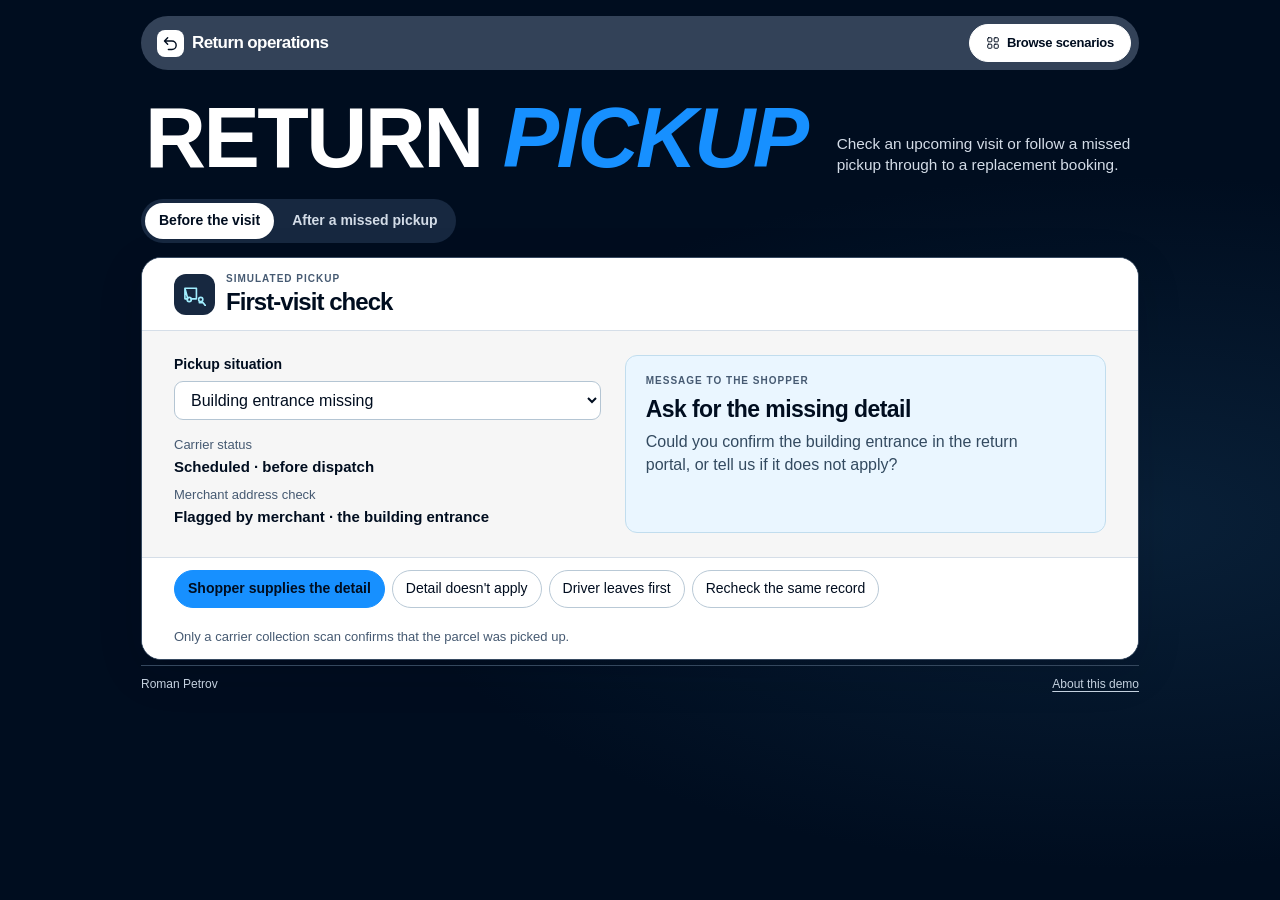
<file: review/Pickup_Operations.html>
<!doctype html>
<html lang="en">
<head>
<meta charset="utf-8">
<meta name="viewport" content="width=device-width, initial-scale=1">
<meta name="color-scheme" content="light">
<meta name="referrer" content="no-referrer">
<script>if (location.protocol === 'https:') document.documentElement.classList.add('web-fonts');</script>
<title>Return pickup · Visit check and recovery</title>
<style>@font-face {
  font-family: "Rever Roobert";
  src: local("Roobert GX"),url("https://webflow-files-prod.global.ssl.fastly.net/65f815c0d8922a9e40d7a3dc/fonts/6af188079f1a66da8055fba0-RoobertGX.woff2") format("woff2");
  font-weight:100 900; font-display:swap;
}
@font-face {
  font-family:"Rever Marr"; font-weight:600; font-display:swap;
  src:local("Marr Sans Cond Web Semibold"),url("https://cdn.prod.website-files.com/65f815c0d8922a9e40d7a3dc/65f815c0d8922a9e40d7a3ef_MarrSansCondensed-Semibold-Web.woff2") format("woff2");
}
@font-face {
  font-family:"Rever Marr"; font-weight:600; font-style:italic; font-display:swap;
  src:local("Marr Sans Cond Web Semibold Italic"),url("https://cdn.prod.website-files.com/65f815c0d8922a9e40d7a3dc/65f815c0d8922a9e40d7a3f0_MarrSansCondensed-SemiboldItalic-Web.woff2") format("woff2");
}
:root {
  --ink:#000d1f; --brand:#1790ff; --slate:#3c516e; --navy:#172840; --ice:#a2eeff; --paper:#f6f6f6;
  --line:#d5dee8; --muted:#465a72; --body:"Roobert","Roobert GX","Helvetica Neue",Arial,sans-serif;
  --display:"Marr Sans Condensed","Arial Narrow","Helvetica Neue",Arial,sans-serif;
  color: white; background:var(--ink); font:16px/1.42 var(--body);
}
.web-fonts { --body:"Rever Roobert","Roobert","Helvetica Neue",Arial,sans-serif; --display:"Rever Marr","Marr Sans Condensed","Arial Narrow",Arial,sans-serif; font-family:var(--body) }
* { box-sizing:border-box }
body,h1,h2,h3,p,dl,dd,ol { margin:0 }
body { min-width:300px; min-height:100vh; background:radial-gradient(ellipse at 88% 58%,#12335180,transparent 47%),var(--ink); }
button,input { font:inherit;color:inherit }
button,summary { cursor:pointer } button { border:0;background:transparent }
button:focus-visible,a:focus-visible,input:focus-visible,summary:focus-visible,[tabindex]:focus-visible { outline:3px solid #0983ec;outline-offset:3px }
button:disabled{cursor:default}
a { color:inherit }
[hidden]{display:none!important}
.sprites,.sr-only{position:absolute;width:1px;height:1px;overflow:hidden;clip-path:inset(50%);white-space:nowrap}
.icon{width:18px;height:18px;fill:none;stroke:currentColor;stroke-width:1.7;stroke-linecap:round;stroke-linejoin:round;flex:none;vertical-align:middle}
.shell{max-width:1090px;padding:16px clamp(14px,4vw,46px) 20px;margin:auto}
.mast{display:flex;align-items:center;justify-content:space-between;gap:16px;border-radius:30px;padding:8px 8px 8px 16px;background:#334258}
.wordmark{display:inline-flex;align-items:center;gap:8px;color:white;text-decoration:none;font-size:17px;font-weight:600;letter-spacing:-.035em}
.brand-mark,.case-mark,.avatar,.action-icon{display:grid;place-items:center;flex:none}
.brand-mark{width:27px;height:27px;border-radius:8px;background:white;color:var(--ink)}
.brand-mark .icon{width:17px;height:17px;stroke-width:2}
#browse,.buttons button,.icon-button{display:inline-flex;align-items:center;justify-content:center;gap:7px;border-radius:100rem;min-height:38px;padding:8px 16px;font-size:13px;font-weight:570;line-height:1.1;letter-spacing:-.02em}
#browse{color:var(--ink);background:#fff;border:1px solid #fff}
#browse:hover,.play:hover,.back:enabled:hover{background:#e6f4ff}
#browse .icon{width:14px;height:14px}
.intro{display:flex;align-items:flex-end;justify-content:space-between;gap:30px;margin:28px 4px 21px}
h1{font:600 clamp(53px,6.6vw,88px)/.95 var(--display);text-transform:uppercase;letter-spacing:-.03em;white-space:nowrap}
h1 em{color:var(--brand);font-style:italic}
.intro p{color:#d3dce7;max-width:342px;font-size:clamp(14px,1.2vw,16px);line-height:1.38;padding-bottom:3px}
.window{border-radius:20px;overflow:hidden;background:var(--paper);color:var(--ink);border:1px solid #374a61;box-shadow:0 12px 45px #000a1824}
.window-head,.controls{display:flex;align-items:center;justify-content:space-between;gap:12px;background:white}
.window-head{padding:14px clamp(16px,3vw,32px);border-bottom:1px solid var(--line)}
.window-identity{display:flex;align-items:center;gap:11px;min-width:0}
.case-mark{width:41px;height:41px;border-radius:12px;background:var(--navy);color:var(--ice)}.case-mark .icon{width:23px;height:23px}
.case-type{font-size:10px;text-transform:uppercase;letter-spacing:.1em;color:var(--muted);font-weight:600}
.window h2{font-size:clamp(18px,2.1vw,24px);font-weight:600;letter-spacing:-.04em;line-height:1.15;margin-top:2px}
.case-status{display:inline-flex;align-items:center;gap:6px;flex:none;padding:5px 10px;border:1px solid #c6d7e4;border-radius:100rem;font-size:12px;line-height:1.1;color:var(--slate);background:#f6faff}
.case-status::before{content:"";width:6px;height:6px;border-radius:50%;background:var(--brand)}
.case-status[data-state=done]{color:#064832;background:#e8f7ef;border-color:#bbdfcf}.case-status[data-state=done]::before{background:#187351}
.case-status[data-state=waiting]::before{background:#8b641b}
.transcript{height:clamp(365px,54vh,580px);overflow-y:auto;overscroll-behavior-y:contain;scrollbar-color:#b4c5d3 transparent;scrollbar-width:thin;background:linear-gradient(148deg,#f6f6f6 10%,#f1f5f9 100%)}
#feed{list-style:none;padding:18px clamp(17px,3.4vw,42px) 22px;display:flex;flex-direction:column;gap:16px}
.entry{list-style:none;min-width:0;overflow-wrap:anywhere}
.date-marker{display:flex;align-items:center;gap:11px;margin:0 2px 14px;color:var(--muted);font-size:11px;font-weight:550;text-align:center;white-space:nowrap}
.date-marker::before,.date-marker::after{content:"";flex:1;height:1px;background:#d6dfe7}
.chat{display:flex;align-items:flex-start;gap:9px}
.chat.out{flex-direction:row-reverse}
.avatar{width:31px;height:31px;border-radius:10px;background:#dceafa;color:#194775;margin-top:1px}
.out .avatar{background:var(--navy);color:var(--ice)}
.chat-content{max-width:min(82%,610px);min-width:0}
.byline{display:flex;align-items:baseline;gap:9px;font-size:12px;color:var(--muted);margin-bottom:4px;font-variant-numeric:tabular-nums}
.byline strong{font-weight:650;color:var(--ink);font-size:13px}
.out .byline{justify-content:flex-end}
.bubble{padding:11px 15px;border-radius:0 16px 16px 16px;background:#fff;border:1px solid #d6dfe8;box-shadow:0 2px 3px #00172b04}
.out .bubble{color:white;background:var(--navy);border-color:var(--navy);border-radius:16px 0 16px 16px}
.bubble p{font-size:clamp(15px,1.22vw,17px);line-height:1.43;white-space:pre-line;letter-spacing:-.015em}
.slots{display:grid;grid-template-columns:repeat(auto-fit,minmax(142px,1fr));gap:7px;margin-top:10px}
.slot{display:grid;grid-template-columns:20px 1fr;gap:0 7px;padding:9px;border-radius:10px;background:#fff;color:var(--ink);align-items:center}
.slot-code{grid-row:span 2;display:grid;place-items:center;width:20px;height:20px;background:#e6f2ff;color:#144e7a;font-size:11px;font-weight:650;border-radius:6px}
.slot strong{font-size:13px}.slot-time{font-size:12px;color:var(--muted)}
.receipt{display:flex;align-items:center;justify-content:flex-end;gap:5px;margin-top:4px;font-size:11px;color:var(--muted)}
.receipt .icon{width:13px;height:13px}
.action{position:relative;max-width:670px;margin-left:40px;padding:12px 14px;border:1px solid #c9d8e5;border-left:3px solid var(--brand);border-radius:12px;background:#fff}
.action .action-header{display:flex;align-items:center;gap:8px;color:var(--slate);font-size:12px;line-height:1.1}
.action-icon{width:22px;height:22px;color:#145a91;background:#e8f4ff;border-radius:6px}
.action-icon .icon{width:14px;height:14px}
.action-author{font-weight:620;display:flex;align-items:center;gap:6px}
.action-author .icon{width:13px;height:13px}
.action time{margin-left:auto;color:var(--muted);font-variant-numeric:tabular-nums}
.action h3{font-weight:620;font-size:17px;letter-spacing:-.025em;line-height:1.22;margin-top:6px}
.action p{font-size:13px;color:#42556c;margin-top:3px;line-height:1.4}
.action[data-channel=carrier_response],.action[data-channel=carrier_record]{background:linear-gradient(110deg,#eaf9ff,#f8fdff);border-color:#b6dce8;border-left-color:#26879f}
.action[data-channel=carrier_response] .action-icon,.action[data-channel=carrier_record] .action-icon{background:white;color:#12687e}
.action[data-kind=support],.action[data-kind=record]{border-left-color:var(--slate)}
.facts{display:flex;flex-wrap:wrap;gap:5px 15px;margin-top:8px;padding-top:7px;border-top:1px solid #dbe4eb}
.facts>div{min-width:0;display:flex;flex-wrap:wrap;align-items:baseline;gap:4px}
.facts dt,.facts dd{font-size:12px;line-height:1.35}
.facts dt{color:var(--muted)}.facts dd{font-weight:600}
.outcome{display:flex;align-items:center;gap:7px;margin:10px 0 0 40px;color:#39566b;font-size:12px}
.outcome .icon{width:15px;height:15px}
.controls{padding:11px clamp(16px,3vw,32px);border-top:1px solid var(--line)}
.progress-group{display:grid;gap:4px;min-width:85px}
#progress-label{font-size:12px;font-weight:560;color:var(--muted);font-variant-numeric:tabular-nums}
progress{display:block;appearance:none;border:0;width:92px;height:3px;border-radius:3px;overflow:hidden;background:#e3eaf0;color:var(--brand)}
progress::-webkit-progress-bar{background:#e3eaf0}
progress::-webkit-progress-value{background:var(--brand)}progress::-moz-progress-bar{background:var(--brand)}
.buttons{display:flex;align-items:center;gap:7px}.buttons .icon{width:16px;height:16px}
.buttons .back{width:38px;padding:0;border:1px solid #cbd6df}.back:disabled{opacity:.35}
.buttons .play{border:1px solid #cbd6df;color:var(--ink)}
.buttons .next{background:var(--brand);color:var(--ink);text-transform:uppercase;padding-inline:18px;font-weight:650}
.next:hover{background:#58adff}
.records{margin-top:9px;color:#dbe6ef}
summary{list-style:none;cursor:pointer}summary::-webkit-details-marker{display:none}
.records>summary{display:flex;align-items:center;justify-content:space-between;padding:9px 3px;color:#c7d5e4;font-size:13px;font-weight:550}
.records>summary>span{display:flex;align-items:center;gap:7px}
.records>summary .icon{width:15px;height:15px}.records[open]>summary>.icon{transform:rotate(180deg)}
#records{background:#132339;border-radius:12px;padding:9px 15px 14px;font-size:13px;overflow-wrap:anywhere}
#records h3{font-size:14px;margin:7px 0}#records ul{padding-left:16px;margin:0 0 9px}
#records summary{color:var(--ice);padding:4px 0}
#records pre{padding:8px 12px;background:var(--ink);border-radius:8px;font-size:12px;white-space:pre-wrap;overflow-wrap:anywhere}
footer{display:flex;justify-content:space-between;align-items:flex-start;gap:16px;border-top:1px solid #34475d;padding-top:10px;margin-top:5px;color:#c4d1df;font-size:12px}
footer details{max-width:62ch}footer summary{text-align:right;text-decoration:underline;text-underline-offset:3px}footer p{margin-top:6px}
dialog{color:var(--ink);border:0;width:min(94vw,560px);max-height:82vh;padding:0;border-radius:20px;background:white;overscroll-behavior:contain;box-shadow:0 24px 80px #000b}
dialog::backdrop{background:#000d1fbd;backdrop-filter:blur(3px)}
.dialog-head{display:flex;align-items:center;justify-content:space-between;padding:20px 22px 12px}.dialog-head h2{font-size:26px;letter-spacing:-.04em}.dialog-head p{font-size:13px;color:var(--muted)}
.icon-button{padding:7px;width:36px;border:1px solid var(--line)}
.search{display:flex;gap:8px;align-items:center;margin:0 20px 8px;border:1px solid #bac9d7;border-radius:100rem;padding:8px 12px;color:var(--muted)}
.search input{flex:1;min-width:0;border:0;font-size:15px;background:transparent}
.search:focus-within{outline:2px solid var(--brand)}.search input:focus-visible{outline:0}
#library-list{padding:0 15px 16px}#library-list h3{margin:12px 8px 3px;font-size:12px;color:var(--muted)}
.case-option{display:flex;align-items:center;justify-content:space-between;gap:10px;width:100%;border-radius:9px;min-height:38px;padding:7px 9px;font-size:14px;text-align:left}
.case-option[aria-current=true],.case-option:hover{background:#eaf5ff}.case-option span:last-child{font-size:12px;color:#3c5975}#library-list>p{padding:12px 8px}
@media(min-height:950px){.transcript{height:54vh;max-height:650px}.intro{margin-block:35px 25px}}
@media(max-width:760px){.intro{align-items:flex-start;gap:12px;flex-direction:column;margin:18px 3px 15px}.intro p{max-width:56ch;padding:0}.transcript{height:clamp(320px,48svh,480px)}}
@media(max-width:520px){.shell{padding:9px 9px 14px}.mast{padding:6px 6px 6px 12px}.wordmark{font-size:15px}#browse{font-size:12px;min-height:32px;padding:6px 10px}.intro{margin:16px 5px 12px;gap:5px}.intro h1{font-size:clamp(40px,10.2vw,53px)}.intro p{font-size:13px;max-width:45ch}.window{border-radius:16px}.window-head{padding:10px 12px;gap:6px}.case-mark{width:32px;height:32px;border-radius:9px}.case-mark .icon{width:19px}.window-identity{gap:7px}.window h2{font-size:16px;letter-spacing:-.02em}.case-type{font-size:9px}.case-status{font-size:10px;padding:4px 6px;max-width:108px}.transcript{height:clamp(282px,57svh,510px)}#feed{padding:13px 10px 15px;gap:13px}.date-marker{margin-bottom:10px}.chat{gap:5px}.avatar{width:24px;height:24px;border-radius:7px}.avatar .icon{width:14px}.chat-content{max-width:89%}.byline{gap:6px;font-size:10px}.byline strong{font-size:12px}.bubble{padding:8px 11px}.bubble p{font-size:14px}.action{margin-left:12px;padding:9px 10px}.action h3{font-size:15px}.action p{font-size:12px}.action .action-header{font-size:11px}.facts{gap:4px 10px}.facts dt,.facts dd{font-size:11px}.outcome{margin-left:10px}.controls{padding:8px 10px;gap:6px}.buttons{gap:5px}.buttons button{min-height:36px;font-size:12px;padding:7px 10px}.buttons .back{width:32px}.buttons .next{padding-inline:11px}.buttons .icon{width:14px}#progress-label{font-size:11px}.progress-group{min-width:60px}progress{width:62px}.slots{grid-template-columns:repeat(auto-fit,minmax(110px,1fr))}.slot{padding:6px;gap:1px 4px}.slot strong,.slot-time{font-size:11px}}
@media(prefers-reduced-motion:no-preference){.entry.is-new>.chat,.entry.is-new>.action{animation:arrive .24s ease-out}@keyframes arrive{from{opacity:.45;transform:translateY(5px)}to{opacity:1;transform:none}}}

@media(max-width:520px) and (max-height:740px){.transcript{height:clamp(238px,43svh,320px)}}
.view-switch { display:flex; gap:4px; margin:0 0 14px; width:max-content; max-width:100%; padding:4px; background:#172840; border-radius:24px }
.view-switch a { padding:8px 14px; border-radius:20px; color:#d3dce7; text-decoration:none; font-size:14px; font-weight:600 }
.view-switch a[aria-current=page] { background:#fff; color:var(--ink) }
.readiness-body { display:grid; grid-template-columns:minmax(0,0.94fr) minmax(0,1.06fr); align-items:stretch; gap:24px; padding:24px clamp(16px,3vw,32px) }
.visit-input label { display:block; font-size:14px; font-weight:600; margin-bottom:6px }
.visit-input select { width:100%; padding:9px 12px; background:white; color:var(--ink); border:1px solid #b4c5d3; border-radius:9px; font:inherit }
.visit-evidence { margin-top:16px; display:grid; gap:2px }
.visit-evidence dt { color:var(--muted); font-size:13px }
.visit-evidence dd { font-size:15px; font-weight:550; margin-bottom:6px }
.visit-result { padding:18px 20px; border:1px solid #c1ddee; border-radius:12px; background:#eaf6ff }
.visit-result h3 { font-size:clamp(18px,2.1vw,23px); line-height:1.18; letter-spacing:-.025em; margin:8px 0 }
.visit-result p:last-child { color:#334a60; max-width:46ch }
.visit-choices { background:white; border-top:1px solid var(--line); padding:12px clamp(16px,3vw,32px); display:flex; flex-wrap:wrap; gap:7px }
.visit-choices button,.visit-choices a { display:inline-flex; align-items:center; border:1px solid #b9c9d6; border-radius:20px; padding:7px 13px; min-height:38px; font-size:14px; text-decoration:none }
.visit-choices button:first-child,.visit-choices a { background:var(--brand); color:var(--ink); border-color:var(--brand); font-weight:600 }
.visit-choices button:hover { background:#d5eaff }
.visit-limit { color:var(--muted); font-size:13px; padding:8px clamp(16px,3vw,32px) 12px; background:white }
.visit-input select:focus-visible { outline:3px solid #0983ec; outline-offset:3px }
@media(max-width:650px) {
  .readiness-body { grid-template-columns:1fr; gap:13px; padding:15px }
  .visit-evidence { grid-template-columns:auto 1fr; gap:5px 9px; margin-top:10px }
  .visit-evidence dd { margin:0 }
  .visit-result { padding:12px 15px }
  .view-switch { margin-bottom:10px }
  .view-switch a { padding:7px 11px; font-size:13px }
}
</style>
</head>
<body>
<svg class="sprites" xmlns="http://www.w3.org/2000/svg" aria-hidden="true"><defs>
<symbol id="i-return" viewBox="0 0 24 24"><path d="M8 4 3.5 8.5 8 13M4 8.5h10a6 6 0 0 1 0 12H9"/></symbol>
<symbol id="i-box" viewBox="0 0 24 24"><path d="m3.5 7.5 8.5-5 8.5 5v9L12 21.5l-8.5-5zM3.5 7.5l8.5 5 8.5-5M12 12.5v9M8 5l8.5 5"/></symbol>
<symbol id="i-truck" viewBox="0 0 24 24"><path d="M2 5.5h12v11H8m-3 0H2v-11Zm12 4h4l3 4v3h-2m-4 0h-1"/><circle cx="6.5" cy="17.2" r="2.2"/><circle cx="18.5" cy="17.2" r="2.2"/></symbol>
<symbol id="i-mail" viewBox="0 0 24 24"><rect x="2.5" y="4.5" width="19" height="15" rx="2.8"/><path d="m4 6.5 8 6 8-6"/></symbol>
<symbol id="i-agent" viewBox="0 0 24 24"><rect x="2.5" y="8" width="6" height="7" rx="1.5"/><rect x="15.5" y="3" width="6" height="6" rx="1.5"/><rect x="15.5" y="15" width="6" height="6" rx="1.5"/><path d="M9 11.5h3M12 11.5V6h3M12 11.5V18h3"/></symbol>
<symbol id="i-user" viewBox="0 0 24 24"><circle cx="12" cy="8" r="3.7"/><path d="M4.5 20a7.5 6 0 0 1 15 0"/></symbol>
<symbol id="i-headset" viewBox="0 0 24 24"><path d="M4 13v-2a8 8 0 0 1 16 0v5a5 5 0 0 1-5 5h-2"/><rect x="2" y="11" width="4.5" height="7" rx="2"/><rect x="17.5" y="11" width="4.5" height="7" rx="2"/></symbol>
<symbol id="i-clock" viewBox="0 0 24 24"><circle cx="12" cy="12" r="9"/><path d="M12 6.5v6l4 2.5"/></symbol>
<symbol id="i-file" viewBox="0 0 24 24"><path d="M6 2.5h8l4.5 4.5v14.5H6zM14 2.5v5h4.5M9 12h6M9 16h6"/></symbol>
<symbol id="i-arrow" viewBox="0 0 24 24"><path d="M4 12h15m-6.5-6.5L19 12l-6.5 6.5"/></symbol>
<symbol id="i-back" viewBox="0 0 24 24"><path d="m14.5 5.5-6.5 6.5 6.5 6.5"/></symbol>
<symbol id="i-down" viewBox="0 0 24 24"><path d="m6 9 6 6 6-6"/></symbol>
<symbol id="i-grid" viewBox="0 0 24 24"><rect x="3" y="3" width="7" height="7" rx="1.5"/><rect x="14" y="3" width="7" height="7" rx="1.5"/><rect x="3" y="14" width="7" height="7" rx="1.5"/><rect x="14" y="14" width="7" height="7" rx="1.5"/></symbol>
<symbol id="i-search" viewBox="0 0 24 24"><circle cx="10" cy="10" r="6"/><path d="m15 15 5 5"/></symbol>
<symbol id="i-x" viewBox="0 0 24 24"><path d="m6 6 12 12M18 6 6 18"/></symbol>
<symbol id="i-play" viewBox="0 0 24 24"><path d="m8 5 11 7-11 7z"/></symbol>
<symbol id="i-pause" viewBox="0 0 24 24"><path d="M8.5 5v14M15.5 5v14"/></symbol>
<symbol id="i-check" viewBox="0 0 24 24"><path d="m4.5 12 5 5 10-10"/></symbol>
</defs></svg>
<div class="shell">
  <header class="mast">
    <a class="wordmark" href="#before-visit"><span class="brand-mark"><svg class="icon" aria-hidden="true"><use href="#i-return"/></svg></span>Return operations</a>
    <button id="browse" type="button" aria-haspopup="dialog"><svg class="icon" aria-hidden="true"><use href="#i-grid"/></svg>Browse scenarios</button>
  </header>
  <main>
    <div class="intro">
      <h1>Return <em>pickup</em></h1>
      <p>Check an upcoming visit or follow a missed pickup through to a replacement booking.</p>
    </div>
    <nav class="view-switch" aria-label="Pickup workflow">
      <a href="#before-visit" id="before-link">Before the visit</a>
      <a href="#recovery" id="recovery-link">After a missed pickup</a>
    </nav>
    <section class="window" id="before-visit" aria-labelledby="visit-title">
      <header class="window-head">
        <div class="window-identity"><span class="case-mark"><svg class="icon" aria-hidden="true"><use href="#i-truck"/></svg></span>
          <div><p class="case-type">Simulated pickup</p><h2 id="visit-title">First-visit check</h2></div>
        </div>
      </header>
      <div class="readiness-body">
        <div class="visit-input">
          <label for="visit-example">Pickup situation</label>
          <select id="visit-example"></select>
          <dl class="visit-evidence"><dt>Carrier status</dt><dd id="visit-stage"></dd><dt>Merchant address check</dt><dd id="visit-address"></dd></dl>
        </div>
        <div class="visit-result" aria-live="polite" aria-atomic="true">
          <p class="case-type" id="visit-owner"></p>
          <h3 id="visit-action"></h3>
          <p id="visit-note"></p>
        </div>
      </div>
      <div class="visit-choices" id="visit-choices">
        <button id="visit-update" type="button">Shopper supplies the detail</button>
        <button id="visit-dispute" type="button">Detail doesn't apply</button>
        <button id="visit-depart" type="button">Driver leaves first</button>
        <button id="visit-recheck" type="button">Recheck the same record</button>
        <button id="visit-reset" type="button" hidden>Reset example</button>
        <a href="#recovery" id="visit-recovery" hidden>Open recovery replay →</a>
      </div>
      <p class="visit-limit">Only a carrier collection scan confirms that the parcel was picked up.</p>
    </section>
    <div id="recovery" hidden>
    <section class="window" id="conversation" aria-labelledby="case-title">
      <header class="window-head">
        <div class="window-identity">
          <span class="case-mark"><svg class="icon" aria-hidden="true"><use href="#i-box"/></svg></span>
          <div><p class="case-type">Simulated return</p><h2 id="case-title">Return pickup conversation</h2></div>
        </div>
        <span id="case-status" class="case-status">Open</span>
      </header>
      <div class="transcript" id="transcript" tabindex="0" role="region" aria-label="Conversation and case activity">
        <ol id="feed"></ol>
      </div>
      <nav class="controls" aria-label="Story playback">
        <div class="progress-group">
          <span id="progress-label"></span>
          <progress id="progress" aria-label="Story progress"></progress>
        </div>
        <div class="buttons">
          <button id="back" type="button" class="back" aria-label="Previous event"><svg class="icon" aria-hidden="true"><use href="#i-back"/></svg></button>
          <button id="play" type="button" class="play" aria-pressed="false"></button>
          <button id="next" type="button" class="next"></button>
        </div>
      </nav>
      <p id="announce" class="sr-only" aria-live="polite" aria-atomic="true"></p>
    </section>
    <details class="records" id="details">
      <summary><span><svg class="icon" aria-hidden="true"><use href="#i-file"/></svg>Case records</span><svg class="icon" aria-hidden="true"><use href="#i-down"/></svg></summary>
      <div id="records"></div>
    </details>
    </div>
  </main>
  <footer><span>Roman Petrov</span><details id="about"><summary>About this demo</summary><p>Messages, bookings and times come from a simulated return. A confirmed appointment resolves scheduling. Physical collection needs a separate carrier scan.</p><p>Booking checks run in code. The Python simulator also supports an optional local language model for ambiguous replies.</p></details></footer>
</div>
<dialog id="library" aria-labelledby="library-title">
  <div class="dialog-head"><div><h2 id="library-title">Browse scenarios</h2><p id="library-count"></p></div><button id="close-library" class="icon-button" type="button" aria-label="Close scenarios"><svg class="icon" aria-hidden="true"><use href="#i-x"/></svg></button></div>
  <label class="search"><svg class="icon" aria-hidden="true"><use href="#i-search"/></svg><input id="search" type="search" aria-label="Find a scenario" placeholder="Search by scenario or case ID"></label>
  <div id="library-list"></div>
</dialog>
<noscript>This interactive replay needs JavaScript. The Python simulator in the source package runs the same cases.</noscript>
<script id="report" type="application/json">{"mode":"Scripted examples with fictional carrier records, simulated delivery and an offline classifier.","timezone":"Europe/Madrid","as_of":"2026-11-24T18:30:00+01:00","readiness":{"entrance":{"label":"Building entrance missing","stage":"Scheduled · before dispatch","address":"Flagged by merchant · the building entrance","decision":{"action":"ask","title":"Ask for the missing detail","note":"Could you confirm the building entrance in the return portal, or tell us if it does not apply?"},"updated_address":"Supplied by shopper · the building entrance","followup":{"pending":{"action":"await_detail","title":"Wait for the requested detail","note":"One request is already open for this return. Keep the existing visit and wait for a reply."},"updated":{"action":"wait","title":"Keep the scheduled visit","note":"No detail is outstanding. The shopper gets no extra message."},"disputed":{"action":"verify_address","title":"Have Support check the address flag","note":"The shopper says this detail does not apply. Verify the requirement and keep the scheduled visit."},"left":{"action":"carrier_ops","title":"Ask the depot if the driver can use an update","note":"The van has left. Support needs carrier confirmation before promising a change."}}},"complete":{"label":"Address already complete","stage":"Scheduled · before dispatch","address":"Supplied · the building entrance","decision":{"action":"wait","title":"Keep the scheduled visit","note":"No detail is outstanding. The shopper gets no extra message."}},"house":{"label":"No apartment detail required","stage":"Scheduled · before dispatch","address":"No missing detail flagged","decision":{"action":"wait","title":"Keep the scheduled visit","note":"No detail is outstanding. The shopper gets no extra message."}},"dispatched":{"label":"Driver has already left","stage":"Driver dispatched","address":"Flagged by merchant · the building entrance","decision":{"action":"carrier_ops","title":"Ask the depot if the driver can use an update","note":"The van has left. Support needs carrier confirmation before promising a change."}},"route":{"label":"Carrier route disrupted","stage":"Depot reported a route disruption","address":"No missing detail flagged","decision":{"action":"carrier_ops","title":"Send the route exception to Carrier Operations","note":"Check the affected route with the depot and give the shopper a time for an update."}},"missed":{"label":"First visit missed","stage":"Carrier confirmed a missed visit","address":"No missing detail flagged","decision":{"action":"recover","title":"Start missed-pickup recovery","note":"The first visit has already failed. Check the return and merchant terms before offering new times."}},"scan":{"label":"Parcel already collected","stage":"Collection scan received","address":"No missing detail flagged","decision":{"action":"close","title":"Collection recorded","note":"The carrier supplied a collection scan. No further pickup is due."}}},"cases":[{"id":"P101","label":"Book a pickup from an email reply","group":"Booking and replies","turns":[{"at":"2026-11-24T18:30:00+01:00","event_source":"shopper_message","event":"I waited all afternoon. Nobody came to collect my return.","state":"OFFERED","message":"I'm sorry you had to wait. The carrier recorded the missed pickup. I can arrange a free replacement. Which time works for you? Reply with the day or option you want, or select its button. A: Wed 25 Nov, 08:00–12:00 CET or B: Thu 26 Nov, 12:00–16:00 CET.","evidence":["shopper message received at 2026-11-24T18:30:00+01:00: I waited all afternoon. Nobody came to collect my return.","carrier lookup at 2026-11-24T18:30:00+01:00: missed, scheduled window end 2026-11-24T16:00:00+01:00, recorded missed attempts: 1","merchant approved the repeat pickup; no charge to shopper"],"collection_scan_observed_at":null,"shopper_help_contact":true,"owner":"Shopper","next_step":"Choose an available slot.","tool_calls":[{"at":"2026-11-24T18:30:00+01:00","tool":"carrier.lookup","case":"P101","result":"missed"},{"at":"2026-11-24T18:30:00+01:00","tool":"support.check_booking_receipt","case":"P101","result":"none"},{"at":"2026-11-24T18:30:00+01:00","tool":"merchant.check_rebooking_permission","case":"P101","result":{"approved":true,"payer":"merchant","shopper_fee_cents":0,"carrier_quote_eur_cents":350,"max_repeat_eur_cents":400}},{"at":"2026-11-24T18:30:00+01:00","tool":"carrier.available_slots","case":"P101","result":{"A":"Wed 25 Nov, 08:00–12:00 CET","B":"Thu 26 Nov, 12:00–16:00 CET"}}]},{"at":"2026-11-24T18:34:00+01:00","event_source":"shopper_message","event":"Thursday works for me!\n\nBest,\nAnna","state":"RESOLVED","message":"Your new pickup is confirmed for Thu 26 Nov, 12:00–16:00 CET. Reference BK-P101.","evidence":["shopper message received at 2026-11-24T18:30:00+01:00: I waited all afternoon. Nobody came to collect my return.","carrier lookup at 2026-11-24T18:30:00+01:00: missed, scheduled window end 2026-11-24T16:00:00+01:00, recorded missed attempts: 1","merchant approved the repeat pickup; no charge to shopper","shopper message received at 2026-11-24T18:34:00+01:00: Thursday works for me!\n\nBest,\nAnna","carrier lookup at 2026-11-24T18:34:00+01:00: missed, scheduled window end 2026-11-24T16:00:00+01:00, recorded missed attempts: 1","shopper explicitly accepted B: Thu 26 Nov, 12:00–16:00 CET","carrier booking BK-P101: Thu 26 Nov, 12:00–16:00 CET","customer notification receipt NOTICE-BK-P101"],"collection_scan_observed_at":null,"shopper_help_contact":false,"owner":"Pickup monitoring","next_step":"Monitor the physical collection separately.","tool_calls":[{"at":"2026-11-24T18:34:00+01:00","tool":"carrier.lookup","case":"P101","result":"missed"},{"at":"2026-11-24T18:34:00+01:00","tool":"support.check_booking_receipt","case":"P101","result":"none"},{"at":"2026-11-24T18:34:00+01:00","tool":"merchant.check_rebooking_permission","case":"P101","result":{"approved":true,"payer":"merchant","shopper_fee_cents":0,"carrier_quote_eur_cents":350,"max_repeat_eur_cents":400}},{"at":"2026-11-24T18:34:00+01:00","tool":"carrier.lookup","case":"P101","result":"missed"},{"at":"2026-11-24T18:34:00+01:00","tool":"merchant.check_rebooking_permission","case":"P101","result":{"approved":true,"payer":"merchant","shopper_fee_cents":0,"carrier_quote_eur_cents":350,"max_repeat_eur_cents":400}},{"at":"2026-11-24T18:34:00+01:00","tool":"carrier.available_slots","case":"P101","result":{"A":"Wed 25 Nov, 08:00–12:00 CET","B":"Thu 26 Nov, 12:00–16:00 CET"}},{"at":"2026-11-24T18:34:00+01:00","tool":"support.prepare_repickup","case":"P101","result":{"repickup_attempt":1,"pickup_ranges":["RANGE_12_TO_16"]}},{"at":"2026-11-24T18:34:00+01:00","tool":"carrier.book_once","case":"P101","result":"BK-P101"},{"at":"2026-11-24T18:34:00+01:00","tool":"carrier.lookup","case":"P101","result":"missed"},{"at":"2026-11-24T18:34:00+01:00","tool":"support.notify","case":"P101","result":"NOTICE-BK-P101"}]}],"state":"RESOLVED","owner":"Pickup monitoring","next_step":"Monitor the physical collection separately.","origin":"shopper","carrier_callback_receipts":[],"shopper_help_contacts":1,"repeat_shopper_help_contacts":0,"pickup_offers_delivered":0,"first_confirmed_miss_at":"2026-11-24T18:30:00+01:00","collection_scan_observed_at":null,"collected_at":null,"simulation_minutes_to_resolution":4.0,"autonomous_under_24h":true,"bookings_created":1,"confirmation_notices_delivered":1,"steps":[{"turn":0,"at":"2026-11-24T18:30:00+01:00","kind":"shopper","channel":"email","title":"Shopper email","text":"I waited all afternoon. Nobody came to collect my return.","facts":[],"receipt":null},{"turn":0,"at":"2026-11-24T18:30:00+01:00","kind":"checks","channel":"internal","title":"Carrier record confirms the missed pickup","text":"","facts":[{"label":"Repeat pickup","value":"No charge to the shopper · merchant pays"},{"label":"Available windows","value":"2"}],"receipt":null},{"turn":0,"at":"2026-11-24T18:30:00+01:00","kind":"agent","channel":"email","title":"Reply with pickup options","text":"I'm sorry you had to wait. The carrier recorded the missed pickup. I can arrange a free replacement. Which time works for you? Reply with the day or option you want, or select its button. A: Wed 25 Nov, 08:00–12:00 CET or B: Thu 26 Nov, 12:00–16:00 CET.","facts":[],"receipt":null},{"turn":1,"at":"2026-11-24T18:34:00+01:00","kind":"shopper","channel":"email","title":"The shopper picks a time","text":"Thursday works for me!\n\nBest,\nAnna","facts":[],"receipt":null},{"turn":1,"at":"2026-11-24T18:34:00+01:00","kind":"checks","channel":"carrier_request","title":"Request the new pickup","text":"The agent rechecks the fee and availability, then submits the chosen window.","facts":[{"label":"Shopper's choice","value":"B: Thu 26 Nov, 12:00–16:00 CET"}],"receipt":null,"destination":"Carrier"},{"turn":1,"at":"2026-11-24T18:34:00+01:00","kind":"carrier","channel":"carrier_response","title":"Pickup booked","text":"","facts":[{"label":"Booking reference","value":"BK-P101"},{"label":"Confirmed pickup","value":"Thu 26 Nov, 12:00–16:00 CET"}],"receipt":null,"destination":"Pickup agent"},{"turn":1,"at":"2026-11-24T18:34:00+01:00","kind":"agent","channel":"email","title":"The shopper gets confirmation","text":"Your new pickup is confirmed for Thu 26 Nov, 12:00–16:00 CET. Reference BK-P101.","facts":[],"receipt":"NOTICE-BK-P101"}]},{"id":"P102","label":"No carrier update","group":"Carrier updates","turns":[{"at":"2026-11-24T18:30:00+01:00","event_source":"shopper_message","event":"My collection window ended. Is the courier still coming?","state":"WAITING_CARRIER","message":"Your scheduled pickup window has ended. I can't confirm a later visit. I've asked the carrier to check (Q-P102). We'll update you here by 19:00 CET, even if we're still waiting.","evidence":["shopper message received at 2026-11-24T18:30:00+01:00: My collection window ended. Is the courier still coming?","carrier lookup at 2026-11-24T18:30:00+01:00: unknown, scheduled window end 2026-11-24T16:00:00+01:00, recorded missed attempts: unknown","carrier inquiry Q-P102, opened 2026-11-24T18:30:00+01:00"],"collection_scan_observed_at":null,"shopper_help_contact":true,"owner":"Pickup agent","next_step":"Recheck the carrier record and update the shopper by the inquiry deadline.","tool_calls":[{"at":"2026-11-24T18:30:00+01:00","tool":"carrier.lookup","case":"P102","result":"unknown"},{"at":"2026-11-24T18:30:00+01:00","tool":"support.check_booking_receipt","case":"P102","result":"none"},{"at":"2026-11-24T18:30:00+01:00","tool":"carrier.ask_for_update","case":"P102","result":"Q-P102"}]},{"at":"2026-11-24T19:00:00+01:00","event_source":"timer","event":"Promised carrier update is due","state":"HUMAN_REVIEW","message":"We still haven't heard back from the carrier. Support will check the visit and update you here.","evidence":["shopper message received at 2026-11-24T18:30:00+01:00: My collection window ended. Is the courier still coming?","carrier lookup at 2026-11-24T18:30:00+01:00: unknown, scheduled window end 2026-11-24T16:00:00+01:00, recorded missed attempts: unknown","carrier inquiry Q-P102, opened 2026-11-24T18:30:00+01:00","carrier lookup at 2026-11-24T19:00:00+01:00: unknown, scheduled window end 2026-11-24T16:00:00+01:00, recorded missed attempts: unknown"],"collection_scan_observed_at":null,"shopper_help_contact":false,"owner":"Support Operations","next_step":"Verify the attempt with the carrier and update the shopper.","tool_calls":[{"at":"2026-11-24T19:00:00+01:00","tool":"carrier.lookup","case":"P102","result":"unknown"},{"at":"2026-11-24T19:00:00+01:00","tool":"support.check_booking_receipt","case":"P102","result":"none"},{"at":"2026-11-24T19:00:00+01:00","tool":"support.handoff","case":"P102","result":"Support Operations"},{"at":"2026-11-24T19:00:00+01:00","tool":"support.send_inquiry_update","case":"P102","result":"We still haven't heard back from the carrier. Support will check the visit and update you here."},{"at":"2026-11-24T19:00:00+01:00","tool":"support.callback_receipt","case":"P102","result":{"case_id":"P102","inquiry":"Q-P102","due_at":"2026-11-24T19:00:00+01:00","delivered_at":"2026-11-24T19:00:00+01:00","overdue":false,"minutes_late":0}}]}],"state":"HUMAN_REVIEW","owner":"Support Operations","next_step":"Verify the attempt with the carrier and update the shopper.","origin":"shopper","carrier_callback_receipts":[{"case_id":"P102","inquiry":"Q-P102","due_at":"2026-11-24T19:00:00+01:00","delivered_at":"2026-11-24T19:00:00+01:00","overdue":false,"minutes_late":0}],"shopper_help_contacts":1,"repeat_shopper_help_contacts":0,"pickup_offers_delivered":0,"first_confirmed_miss_at":null,"collection_scan_observed_at":null,"collected_at":null,"simulation_minutes_to_resolution":null,"autonomous_under_24h":false,"bookings_created":0,"confirmation_notices_delivered":0,"steps":[{"turn":0,"at":"2026-11-24T18:30:00+01:00","kind":"shopper","channel":"email","title":"The shopper asks about the visit","text":"My collection window ended. Is the courier still coming?","facts":[],"receipt":null},{"turn":0,"at":"2026-11-24T18:30:00+01:00","kind":"checks","channel":"carrier_request","title":"Ask the carrier what happened","text":"The agent opens one inquiry about the original visit.","facts":[{"label":"Carrier record","value":"No confirmed outcome"},{"label":"Inquiry reference","value":"Q-P102"}],"receipt":null,"destination":"Carrier"},{"turn":0,"at":"2026-11-24T18:30:00+01:00","kind":"agent","channel":"email","title":"Promise a follow-up time","text":"Your scheduled pickup window has ended. I can't confirm a later visit. I've asked the carrier to check (Q-P102). We'll update you here by 19:00 CET, even if we're still waiting.","facts":[],"receipt":null},{"turn":1,"at":"2026-11-24T19:00:00+01:00","kind":"timer","channel":"internal","title":"Scheduled check","text":"Promised carrier update is due","facts":[],"receipt":null},{"turn":1,"at":"2026-11-24T19:00:00+01:00","kind":"checks","channel":"internal","title":"Check the pickup record","text":"","facts":[{"label":"Carrier record","value":"No confirmed outcome"}],"receipt":null},{"turn":1,"at":"2026-11-24T19:00:00+01:00","kind":"support","channel":"internal","title":"Support Operations takes over","text":"Verify the attempt with the carrier and update the shopper.","facts":[],"receipt":null,"destination":"Support Operations"},{"turn":1,"at":"2026-11-24T19:00:00+01:00","kind":"agent","channel":"email","title":"Shopper update delivered","text":"We still haven't heard back from the carrier. Support will check the visit and update you here.","facts":[],"receipt":null}]},{"id":"P103","label":"Carrier marked shopper unavailable","group":"Disputes and handoffs","turns":[{"at":"2026-11-24T18:30:00+01:00","event_source":"shopper_message","event":"I was home all day and no one rang. Nobody came for the pickup.","state":"HUMAN_REVIEW","message":"The carrier marked you as unavailable. Support will check the visit details with the carrier.","evidence":["shopper message received at 2026-11-24T18:30:00+01:00: I was home all day and no one rang. Nobody came for the pickup.","carrier lookup at 2026-11-24T18:30:00+01:00: customer_unavailable, scheduled window end 2026-11-24T16:00:00+01:00, recorded missed attempts: unknown","carrier marked shopper unavailable; time of the attempted visit was not provided"],"collection_scan_observed_at":null,"shopper_help_contact":true,"owner":"Support Operations","next_step":"Compare the carrier's account with the shopper's message and obtain any missing visit evidence.","tool_calls":[{"at":"2026-11-24T18:30:00+01:00","tool":"carrier.lookup","case":"P103","result":"customer_unavailable"},{"at":"2026-11-24T18:30:00+01:00","tool":"support.handoff","case":"P103","result":"Support Operations"}]}],"state":"HUMAN_REVIEW","owner":"Support Operations","next_step":"Compare the carrier's account with the shopper's message and obtain any missing visit evidence.","origin":"shopper","carrier_callback_receipts":[],"shopper_help_contacts":1,"repeat_shopper_help_contacts":0,"pickup_offers_delivered":0,"first_confirmed_miss_at":null,"collection_scan_observed_at":null,"collected_at":null,"simulation_minutes_to_resolution":null,"autonomous_under_24h":false,"bookings_created":0,"confirmation_notices_delivered":0,"steps":[{"turn":0,"at":"2026-11-24T18:30:00+01:00","kind":"shopper","channel":"email","title":"Shopper email","text":"I was home all day and no one rang. Nobody came for the pickup.","facts":[],"receipt":null},{"turn":0,"at":"2026-11-24T18:30:00+01:00","kind":"checks","channel":"internal","title":"Check the pickup record","text":"","facts":[{"label":"Carrier record","value":"Marked unavailable"}],"receipt":null},{"turn":0,"at":"2026-11-24T18:30:00+01:00","kind":"support","channel":"internal","title":"Support Operations takes over","text":"Compare the carrier's account with the shopper's message and obtain any missing visit evidence.","facts":[],"receipt":null,"destination":"Support Operations"},{"turn":0,"at":"2026-11-24T18:30:00+01:00","kind":"agent","channel":"email","title":"Agent reply","text":"The carrier marked you as unavailable. Support will check the visit details with the carrier.","facts":[],"receipt":null}]},{"id":"P104","label":"Second recorded failure","group":"Disputes and handoffs","turns":[{"at":"2026-11-24T18:30:00+01:00","event_source":"shopper_message","event":"Again, nobody came to pick up my parcel.","state":"HUMAN_REVIEW","message":"The carrier recorded 2 missed attempts. A person will review the visit history.","evidence":["shopper message received at 2026-11-24T18:30:00+01:00: Again, nobody came to pick up my parcel.","carrier lookup at 2026-11-24T18:30:00+01:00: missed, scheduled window end 2026-11-24T16:00:00+01:00, recorded missed attempts: 2"],"collection_scan_observed_at":null,"shopper_help_contact":true,"owner":"Support Operations","next_step":"Review the recorded attempts and agree a workable collection or alternative with the shopper.","tool_calls":[{"at":"2026-11-24T18:30:00+01:00","tool":"carrier.lookup","case":"P104","result":"missed"},{"at":"2026-11-24T18:30:00+01:00","tool":"support.handoff","case":"P104","result":"Support Operations"}]}],"state":"HUMAN_REVIEW","owner":"Support Operations","next_step":"Review the recorded attempts and agree a workable collection or alternative with the shopper.","origin":"shopper","carrier_callback_receipts":[],"shopper_help_contacts":1,"repeat_shopper_help_contacts":0,"pickup_offers_delivered":0,"first_confirmed_miss_at":"2026-11-24T18:30:00+01:00","collection_scan_observed_at":null,"collected_at":null,"simulation_minutes_to_resolution":null,"autonomous_under_24h":false,"bookings_created":0,"confirmation_notices_delivered":0,"steps":[{"turn":0,"at":"2026-11-24T18:30:00+01:00","kind":"shopper","channel":"email","title":"Shopper email","text":"Again, nobody came to pick up my parcel.","facts":[],"receipt":null},{"turn":0,"at":"2026-11-24T18:30:00+01:00","kind":"checks","channel":"internal","title":"Check the pickup record","text":"","facts":[{"label":"Carrier record","value":"Missed pickup"}],"receipt":null},{"turn":0,"at":"2026-11-24T18:30:00+01:00","kind":"support","channel":"internal","title":"Support Operations takes over","text":"Review the recorded attempts and agree a workable collection or alternative with the shopper.","facts":[],"receipt":null,"destination":"Support Operations"},{"turn":0,"at":"2026-11-24T18:30:00+01:00","kind":"agent","channel":"email","title":"Agent reply","text":"The carrier recorded 2 missed attempts. A person will review the visit history.","facts":[],"receipt":null}]},{"id":"P105","label":"Compensation request","group":"Disputes and handoffs","turns":[{"at":"2026-11-24T18:30:00+01:00","event_source":"shopper_message","event":"Nobody came. I want compensation for taking the afternoon off.","state":"HUMAN_REVIEW","message":"I've sent your request for compensation to the merchant team for review. They'll get back to you here.","evidence":["shopper message received at 2026-11-24T18:30:00+01:00: Nobody came. I want compensation for taking the afternoon off.","carrier lookup at 2026-11-24T18:30:00+01:00: missed, scheduled window end 2026-11-24T16:00:00+01:00, recorded missed attempts: 1"],"collection_scan_observed_at":null,"shopper_help_contact":true,"owner":"Merchant Operations","next_step":"Review the shopper's financial request with the merchant and reply with its decision.","tool_calls":[{"at":"2026-11-24T18:30:00+01:00","tool":"carrier.lookup","case":"P105","result":"missed"},{"at":"2026-11-24T18:30:00+01:00","tool":"support.handoff","case":"P105","result":"Merchant Operations"}]}],"state":"HUMAN_REVIEW","owner":"Merchant Operations","next_step":"Review the shopper's financial request with the merchant and reply with its decision.","origin":"shopper","carrier_callback_receipts":[],"shopper_help_contacts":1,"repeat_shopper_help_contacts":0,"pickup_offers_delivered":0,"first_confirmed_miss_at":"2026-11-24T18:30:00+01:00","collection_scan_observed_at":null,"collected_at":null,"simulation_minutes_to_resolution":null,"autonomous_under_24h":false,"bookings_created":0,"confirmation_notices_delivered":0,"steps":[{"turn":0,"at":"2026-11-24T18:30:00+01:00","kind":"shopper","channel":"email","title":"Shopper email","text":"Nobody came. I want compensation for taking the afternoon off.","facts":[],"receipt":null},{"turn":0,"at":"2026-11-24T18:30:00+01:00","kind":"checks","channel":"internal","title":"Check the pickup record","text":"","facts":[{"label":"Carrier record","value":"Missed pickup"}],"receipt":null},{"turn":0,"at":"2026-11-24T18:30:00+01:00","kind":"support","channel":"internal","title":"Merchant Operations takes over","text":"Review the shopper's financial request with the merchant and reply with its decision.","facts":[],"receipt":null,"destination":"Merchant Operations"},{"turn":0,"at":"2026-11-24T18:30:00+01:00","kind":"agent","channel":"email","title":"Agent reply","text":"I've sent your request for compensation to the merchant team for review. They'll get back to you here.","facts":[],"receipt":null}]},{"id":"P106","label":"Carrier reports an address issue","group":"Address and availability","turns":[{"at":"2026-11-24T18:30:00+01:00","event_source":"shopper_message","event":"The courier missed my pickup. What should I do?","state":"NEED_ADDRESS","message":"The carrier needs one address detail: apartment or entrance detail. Please check it in the return portal.","evidence":["shopper message received at 2026-11-24T18:30:00+01:00: The courier missed my pickup. What should I do?","carrier lookup at 2026-11-24T18:30:00+01:00: missed, scheduled window end 2026-11-24T16:00:00+01:00, recorded missed attempts: 1","carrier address validation flagged: apartment or entrance detail","simulated address prompt receipt: ADDR-P106-1"],"collection_scan_observed_at":null,"shopper_help_contact":true,"owner":"Shopper","next_step":"Correct the carrier-flagged detail in the return portal.","tool_calls":[{"at":"2026-11-24T18:30:00+01:00","tool":"carrier.lookup","case":"P106","result":"missed"},{"at":"2026-11-24T18:30:00+01:00","tool":"support.check_booking_receipt","case":"P106","result":"none"},{"at":"2026-11-24T18:30:00+01:00","tool":"support.address_alert","case":"P106","result":"ADDR-P106-1"}]}],"state":"NEED_ADDRESS","owner":"Shopper","next_step":"Correct the carrier-flagged detail in the return portal.","origin":"shopper","carrier_callback_receipts":[],"shopper_help_contacts":1,"repeat_shopper_help_contacts":0,"pickup_offers_delivered":0,"first_confirmed_miss_at":"2026-11-24T18:30:00+01:00","collection_scan_observed_at":null,"collected_at":null,"simulation_minutes_to_resolution":null,"autonomous_under_24h":false,"bookings_created":0,"confirmation_notices_delivered":0,"steps":[{"turn":0,"at":"2026-11-24T18:30:00+01:00","kind":"shopper","channel":"email","title":"Shopper email","text":"The courier missed my pickup. What should I do?","facts":[],"receipt":null},{"turn":0,"at":"2026-11-24T18:30:00+01:00","kind":"checks","channel":"internal","title":"Check the pickup record","text":"","facts":[{"label":"Carrier record","value":"Missed pickup"}],"receipt":null},{"turn":0,"at":"2026-11-24T18:30:00+01:00","kind":"agent","channel":"email","title":"Address detail requested","text":"The carrier needs one address detail: apartment or entrance detail. Please check it in the return portal.","facts":[],"receipt":"ADDR-P106-1"}]},{"id":"P107","label":"The carrier has not confirmed the booking","group":"Carrier updates","turns":[{"at":"2026-11-24T18:30:00+01:00","event_source":"shopper_message","event":"My return wasn't collected. Can I book another pickup?","state":"OFFERED","message":"I'm sorry you had to wait. The carrier recorded the missed pickup. I can arrange a free replacement. Which time works for you? Reply with the day or option you want, or select its button. A: Wed 25 Nov, 08:00–12:00 CET or B: Thu 26 Nov, 12:00–16:00 CET.","evidence":["shopper message received at 2026-11-24T18:30:00+01:00: My return wasn't collected. Can I book another pickup?","carrier lookup at 2026-11-24T18:30:00+01:00: missed, scheduled window end 2026-11-24T16:00:00+01:00, recorded missed attempts: 1","merchant approved the repeat pickup; no charge to shopper"],"collection_scan_observed_at":null,"shopper_help_contact":true,"owner":"Shopper","next_step":"Choose an available slot.","tool_calls":[{"at":"2026-11-24T18:30:00+01:00","tool":"carrier.lookup","case":"P107","result":"missed"},{"at":"2026-11-24T18:30:00+01:00","tool":"support.check_booking_receipt","case":"P107","result":"none"},{"at":"2026-11-24T18:30:00+01:00","tool":"merchant.check_rebooking_permission","case":"P107","result":{"approved":true,"payer":"merchant","shopper_fee_cents":0,"carrier_quote_eur_cents":350,"max_repeat_eur_cents":400}},{"at":"2026-11-24T18:30:00+01:00","tool":"carrier.available_slots","case":"P107","result":{"A":"Wed 25 Nov, 08:00–12:00 CET","B":"Thu 26 Nov, 12:00–16:00 CET"}}]},{"at":"2026-11-24T18:34:00+01:00","event_source":"shopper_selection","event":"Shopper selects slot A from offer 1","state":"HUMAN_REVIEW","message":"The carrier hasn't confirmed the visit for Wed 25 Nov, 08:00–12:00 CET. It may still go ahead. Support is checking the original request and will update you here.","evidence":["shopper message received at 2026-11-24T18:30:00+01:00: My return wasn't collected. Can I book another pickup?","carrier lookup at 2026-11-24T18:30:00+01:00: missed, scheduled window end 2026-11-24T16:00:00+01:00, recorded missed attempts: 1","merchant approved the repeat pickup; no charge to shopper","carrier lookup at 2026-11-24T18:34:00+01:00: missed, scheduled window end 2026-11-24T16:00:00+01:00, recorded missed attempts: 1","shopper explicitly accepted A: Wed 25 Nov, 08:00–12:00 CET","booking request sent; carrier acknowledgement missing"],"collection_scan_observed_at":null,"shopper_help_contact":false,"owner":"Support Operations","next_step":"Check the original request with the carrier before creating or confirming any pickup.","tool_calls":[{"at":"2026-11-24T18:34:00+01:00","tool":"carrier.lookup","case":"P107","result":"missed"},{"at":"2026-11-24T18:34:00+01:00","tool":"support.check_booking_receipt","case":"P107","result":"none"},{"at":"2026-11-24T18:34:00+01:00","tool":"merchant.check_rebooking_permission","case":"P107","result":{"approved":true,"payer":"merchant","shopper_fee_cents":0,"carrier_quote_eur_cents":350,"max_repeat_eur_cents":400}},{"at":"2026-11-24T18:34:00+01:00","tool":"carrier.lookup","case":"P107","result":"missed"},{"at":"2026-11-24T18:34:00+01:00","tool":"merchant.check_rebooking_permission","case":"P107","result":{"approved":true,"payer":"merchant","shopper_fee_cents":0,"carrier_quote_eur_cents":350,"max_repeat_eur_cents":400}},{"at":"2026-11-24T18:34:00+01:00","tool":"carrier.available_slots","case":"P107","result":{"A":"Wed 25 Nov, 08:00–12:00 CET","B":"Thu 26 Nov, 12:00–16:00 CET"}},{"at":"2026-11-24T18:34:00+01:00","tool":"support.prepare_repickup","case":"P107","result":{"repickup_attempt":1,"pickup_ranges":["RANGE_8_TO_12"]}},{"at":"2026-11-24T18:34:00+01:00","tool":"carrier.book_once","case":"P107","result":"No reply received"},{"at":"2026-11-24T18:34:00+01:00","tool":"support.handoff","case":"P107","result":"Support Operations"}]}],"state":"HUMAN_REVIEW","owner":"Support Operations","next_step":"Check the original request with the carrier before creating or confirming any pickup.","origin":"shopper","carrier_callback_receipts":[],"shopper_help_contacts":1,"repeat_shopper_help_contacts":0,"pickup_offers_delivered":0,"first_confirmed_miss_at":"2026-11-24T18:30:00+01:00","collection_scan_observed_at":null,"collected_at":null,"simulation_minutes_to_resolution":null,"autonomous_under_24h":false,"bookings_created":1,"confirmation_notices_delivered":0,"steps":[{"turn":0,"at":"2026-11-24T18:30:00+01:00","kind":"shopper","channel":"email","title":"Shopper email","text":"My return wasn't collected. Can I book another pickup?","facts":[],"receipt":null},{"turn":0,"at":"2026-11-24T18:30:00+01:00","kind":"checks","channel":"internal","title":"Carrier record confirms the missed pickup","text":"","facts":[{"label":"Repeat pickup","value":"No charge to the shopper · merchant pays"},{"label":"Available windows","value":"2"}],"receipt":null},{"turn":0,"at":"2026-11-24T18:30:00+01:00","kind":"agent","channel":"email","title":"Reply with pickup options","text":"I'm sorry you had to wait. The carrier recorded the missed pickup. I can arrange a free replacement. Which time works for you? Reply with the day or option you want, or select its button. A: Wed 25 Nov, 08:00–12:00 CET or B: Thu 26 Nov, 12:00–16:00 CET.","facts":[],"receipt":null},{"turn":1,"at":"2026-11-24T18:34:00+01:00","kind":"shopper","channel":"link","title":"The shopper picks a time","text":"Shopper selects slot A from offer 1","facts":[],"receipt":null},{"turn":1,"at":"2026-11-24T18:34:00+01:00","kind":"checks","channel":"carrier_request","title":"Request the new pickup","text":"The agent rechecks the fee and availability, then submits the chosen window.","facts":[{"label":"Shopper's choice","value":"A: Wed 25 Nov, 08:00–12:00 CET"}],"receipt":null,"destination":"Carrier"},{"turn":1,"at":"2026-11-24T18:34:00+01:00","kind":"record","channel":"internal","title":"Booking still unconfirmed","text":"There is no confirmed reference for this request.","facts":[],"receipt":null},{"turn":1,"at":"2026-11-24T18:34:00+01:00","kind":"support","channel":"internal","title":"Support Operations takes over","text":"Check the original request with the carrier before creating or confirming any pickup.","facts":[],"receipt":null,"destination":"Support Operations"},{"turn":1,"at":"2026-11-24T18:34:00+01:00","kind":"agent","channel":"link","title":"Agent reply","text":"The carrier hasn't confirmed the visit for Wed 25 Nov, 08:00–12:00 CET. It may still go ahead. Support is checking the original request and will update you here.","facts":[],"receipt":null}]},{"id":"P108","label":"Booking confirmed but customer notice fails once","group":"Carrier updates","turns":[{"at":"2026-11-24T18:30:00+01:00","event_source":"shopper_message","event":"The courier never came. Can I reschedule the pickup?","state":"OFFERED","message":"I'm sorry you had to wait. The carrier recorded the missed pickup. I can arrange a free replacement. Which time works for you? Reply with the day or option you want, or select its button. A: Wed 25 Nov, 08:00–12:00 CET or B: Thu 26 Nov, 12:00–16:00 CET.","evidence":["shopper message received at 2026-11-24T18:30:00+01:00: The courier never came. Can I reschedule the pickup?","carrier lookup at 2026-11-24T18:30:00+01:00: missed, scheduled window end 2026-11-24T16:00:00+01:00, recorded missed attempts: 1","merchant approved the repeat pickup; no charge to shopper"],"collection_scan_observed_at":null,"shopper_help_contact":true,"owner":"Shopper","next_step":"Choose an available slot.","tool_calls":[{"at":"2026-11-24T18:30:00+01:00","tool":"carrier.lookup","case":"P108","result":"missed"},{"at":"2026-11-24T18:30:00+01:00","tool":"support.check_booking_receipt","case":"P108","result":"none"},{"at":"2026-11-24T18:30:00+01:00","tool":"merchant.check_rebooking_permission","case":"P108","result":{"approved":true,"payer":"merchant","shopper_fee_cents":0,"carrier_quote_eur_cents":350,"max_repeat_eur_cents":400}},{"at":"2026-11-24T18:30:00+01:00","tool":"carrier.available_slots","case":"P108","result":{"A":"Wed 25 Nov, 08:00–12:00 CET","B":"Thu 26 Nov, 12:00–16:00 CET"}}]},{"at":"2026-11-24T18:34:00+01:00","event_source":"shopper_selection","event":"Shopper selects slot A from offer 1","state":"CONFIRMED_AWAITING_NOTICE","message":"The carrier has confirmed the pickup. We're still trying to deliver the confirmation.","evidence":["shopper message received at 2026-11-24T18:30:00+01:00: The courier never came. Can I reschedule the pickup?","carrier lookup at 2026-11-24T18:30:00+01:00: missed, scheduled window end 2026-11-24T16:00:00+01:00, recorded missed attempts: 1","merchant approved the repeat pickup; no charge to shopper","carrier lookup at 2026-11-24T18:34:00+01:00: missed, scheduled window end 2026-11-24T16:00:00+01:00, recorded missed attempts: 1","shopper explicitly accepted A: Wed 25 Nov, 08:00–12:00 CET","carrier booking BK-P108: Wed 25 Nov, 08:00–12:00 CET","customer notification failed at 2026-11-24T18:34:00+01:00 for booking BK-P108"],"collection_scan_observed_at":null,"shopper_help_contact":false,"owner":"Pickup agent","next_step":"Retry before the cutoff. Escalate if delivery fails.","tool_calls":[{"at":"2026-11-24T18:34:00+01:00","tool":"carrier.lookup","case":"P108","result":"missed"},{"at":"2026-11-24T18:34:00+01:00","tool":"support.check_booking_receipt","case":"P108","result":"none"},{"at":"2026-11-24T18:34:00+01:00","tool":"merchant.check_rebooking_permission","case":"P108","result":{"approved":true,"payer":"merchant","shopper_fee_cents":0,"carrier_quote_eur_cents":350,"max_repeat_eur_cents":400}},{"at":"2026-11-24T18:34:00+01:00","tool":"carrier.lookup","case":"P108","result":"missed"},{"at":"2026-11-24T18:34:00+01:00","tool":"merchant.check_rebooking_permission","case":"P108","result":{"approved":true,"payer":"merchant","shopper_fee_cents":0,"carrier_quote_eur_cents":350,"max_repeat_eur_cents":400}},{"at":"2026-11-24T18:34:00+01:00","tool":"carrier.available_slots","case":"P108","result":{"A":"Wed 25 Nov, 08:00–12:00 CET","B":"Thu 26 Nov, 12:00–16:00 CET"}},{"at":"2026-11-24T18:34:00+01:00","tool":"support.prepare_repickup","case":"P108","result":{"repickup_attempt":1,"pickup_ranges":["RANGE_8_TO_12"]}},{"at":"2026-11-24T18:34:00+01:00","tool":"carrier.book_once","case":"P108","result":"BK-P108"},{"at":"2026-11-24T18:34:00+01:00","tool":"carrier.lookup","case":"P108","result":"missed"},{"at":"2026-11-24T18:34:00+01:00","tool":"support.notify","case":"P108","result":"delivery failed"}]},{"at":"2026-11-24T18:35:00+01:00","event_source":"timer","event":"Simulated follow-up timer","state":"RESOLVED","message":"Your new pickup is confirmed for Wed 25 Nov, 08:00–12:00 CET. Reference BK-P108.","evidence":["shopper message received at 2026-11-24T18:30:00+01:00: The courier never came. Can I reschedule the pickup?","carrier lookup at 2026-11-24T18:30:00+01:00: missed, scheduled window end 2026-11-24T16:00:00+01:00, recorded missed attempts: 1","merchant approved the repeat pickup; no charge to shopper","carrier lookup at 2026-11-24T18:34:00+01:00: missed, scheduled window end 2026-11-24T16:00:00+01:00, recorded missed attempts: 1","shopper explicitly accepted A: Wed 25 Nov, 08:00–12:00 CET","carrier booking BK-P108: Wed 25 Nov, 08:00–12:00 CET","customer notification failed at 2026-11-24T18:34:00+01:00 for booking BK-P108","carrier lookup at 2026-11-24T18:35:00+01:00: missed, scheduled window end 2026-11-24T16:00:00+01:00, recorded missed attempts: 1","customer notification receipt NOTICE-BK-P108"],"collection_scan_observed_at":null,"shopper_help_contact":false,"owner":"Pickup monitoring","next_step":"Monitor the physical collection separately.","tool_calls":[{"at":"2026-11-24T18:35:00+01:00","tool":"carrier.lookup","case":"P108","result":"missed"},{"at":"2026-11-24T18:35:00+01:00","tool":"support.check_booking_receipt","case":"P108","result":"BK-P108"},{"at":"2026-11-24T18:35:00+01:00","tool":"carrier.lookup","case":"P108","result":"missed"},{"at":"2026-11-24T18:35:00+01:00","tool":"support.notify","case":"P108","result":"NOTICE-BK-P108"}]}],"state":"RESOLVED","owner":"Pickup monitoring","next_step":"Monitor the physical collection separately.","origin":"shopper","carrier_callback_receipts":[],"shopper_help_contacts":1,"repeat_shopper_help_contacts":0,"pickup_offers_delivered":0,"first_confirmed_miss_at":"2026-11-24T18:30:00+01:00","collection_scan_observed_at":null,"collected_at":null,"simulation_minutes_to_resolution":5.0,"autonomous_under_24h":true,"bookings_created":1,"confirmation_notices_delivered":1,"steps":[{"turn":0,"at":"2026-11-24T18:30:00+01:00","kind":"shopper","channel":"email","title":"Shopper email","text":"The courier never came. Can I reschedule the pickup?","facts":[],"receipt":null},{"turn":0,"at":"2026-11-24T18:30:00+01:00","kind":"checks","channel":"internal","title":"Carrier record confirms the missed pickup","text":"","facts":[{"label":"Repeat pickup","value":"No charge to the shopper · merchant pays"},{"label":"Available windows","value":"2"}],"receipt":null},{"turn":0,"at":"2026-11-24T18:30:00+01:00","kind":"agent","channel":"email","title":"Reply with pickup options","text":"I'm sorry you had to wait. The carrier recorded the missed pickup. I can arrange a free replacement. Which time works for you? Reply with the day or option you want, or select its button. A: Wed 25 Nov, 08:00–12:00 CET or B: Thu 26 Nov, 12:00–16:00 CET.","facts":[],"receipt":null},{"turn":1,"at":"2026-11-24T18:34:00+01:00","kind":"shopper","channel":"link","title":"The shopper picks a time","text":"Shopper selects slot A from offer 1","facts":[],"receipt":null},{"turn":1,"at":"2026-11-24T18:34:00+01:00","kind":"checks","channel":"carrier_request","title":"Request the new pickup","text":"The agent rechecks the fee and availability, then submits the chosen window.","facts":[{"label":"Shopper's choice","value":"A: Wed 25 Nov, 08:00–12:00 CET"}],"receipt":null,"destination":"Carrier"},{"turn":1,"at":"2026-11-24T18:34:00+01:00","kind":"carrier","channel":"carrier_response","title":"Pickup booked","text":"","facts":[{"label":"Booking reference","value":"BK-P108"},{"label":"Confirmed pickup","value":"Wed 25 Nov, 08:00–12:00 CET"}],"receipt":null,"destination":"Pickup agent"},{"turn":1,"at":"2026-11-24T18:34:00+01:00","kind":"record","channel":"internal","title":"Confirmation delivery failed","text":"The carrier has confirmed the pickup. We're still trying to deliver the confirmation.","facts":[],"receipt":null},{"turn":2,"at":"2026-11-24T18:35:00+01:00","kind":"timer","channel":"internal","title":"Scheduled check","text":"Simulated follow-up timer","facts":[],"receipt":null},{"turn":2,"at":"2026-11-24T18:35:00+01:00","kind":"checks","channel":"internal","title":"Check the pickup record","text":"","facts":[{"label":"Carrier record","value":"Missed pickup"},{"label":"Existing booking","value":"BK-P108"}],"receipt":null},{"turn":2,"at":"2026-11-24T18:35:00+01:00","kind":"agent","channel":"email","title":"The shopper gets confirmation","text":"Your new pickup is confirmed for Wed 25 Nov, 08:00–12:00 CET. Reference BK-P108.","facts":[],"receipt":"NOTICE-BK-P108"}]},{"id":"P109","label":"Unrecognised carrier status","group":"Disputes and handoffs","turns":[{"at":"2026-11-24T18:30:00+01:00","event_source":"shopper_message","event":"Nobody came for the pickup. Can you check?","state":"HUMAN_REVIEW","message":"The carrier supplied an unfamiliar status. The team will verify it.","evidence":["shopper message received at 2026-11-24T18:30:00+01:00: Nobody came for the pickup. Can you check?","carrier lookup at 2026-11-24T18:30:00+01:00: routing_code_x7, scheduled window end 2026-11-24T16:00:00+01:00, recorded missed attempts: unknown"],"collection_scan_observed_at":null,"shopper_help_contact":true,"owner":"Support Operations","next_step":"Verify what the carrier status means before offering a slot or updating the shopper.","tool_calls":[{"at":"2026-11-24T18:30:00+01:00","tool":"carrier.lookup","case":"P109","result":"routing_code_x7"},{"at":"2026-11-24T18:30:00+01:00","tool":"support.handoff","case":"P109","result":"Support Operations"}]}],"state":"HUMAN_REVIEW","owner":"Support Operations","next_step":"Verify what the carrier status means before offering a slot or updating the shopper.","origin":"shopper","carrier_callback_receipts":[],"shopper_help_contacts":1,"repeat_shopper_help_contacts":0,"pickup_offers_delivered":0,"first_confirmed_miss_at":null,"collection_scan_observed_at":null,"collected_at":null,"simulation_minutes_to_resolution":null,"autonomous_under_24h":false,"bookings_created":0,"confirmation_notices_delivered":0,"steps":[{"turn":0,"at":"2026-11-24T18:30:00+01:00","kind":"shopper","channel":"email","title":"Shopper email","text":"Nobody came for the pickup. Can you check?","facts":[],"receipt":null},{"turn":0,"at":"2026-11-24T18:30:00+01:00","kind":"checks","channel":"internal","title":"Check the pickup record","text":"","facts":[{"label":"Carrier record","value":"routing_code_x7"}],"receipt":null},{"turn":0,"at":"2026-11-24T18:30:00+01:00","kind":"support","channel":"internal","title":"Support Operations takes over","text":"Verify what the carrier status means before offering a slot or updating the shopper.","facts":[],"receipt":null,"destination":"Support Operations"},{"turn":0,"at":"2026-11-24T18:30:00+01:00","kind":"agent","channel":"email","title":"Agent reply","text":"The carrier supplied an unfamiliar status. The team will verify it.","facts":[],"receipt":null}]},{"id":"P110","label":"No available replacement slot","group":"Address and availability","turns":[{"at":"2026-11-24T18:30:00+01:00","event_source":"shopper_message","event":"My return pickup failed. Can you arrange another collection?","state":"HUMAN_REVIEW","message":"There are no available standard slots to offer.","evidence":["shopper message received at 2026-11-24T18:30:00+01:00: My return pickup failed. Can you arrange another collection?","carrier lookup at 2026-11-24T18:30:00+01:00: missed, scheduled window end 2026-11-24T16:00:00+01:00, recorded missed attempts: 1","merchant approved the repeat pickup; no charge to shopper"],"collection_scan_observed_at":null,"shopper_help_contact":true,"owner":"Support Operations","next_step":"Ask the carrier for alternative slots or collection methods and contact the shopper.","tool_calls":[{"at":"2026-11-24T18:30:00+01:00","tool":"carrier.lookup","case":"P110","result":"missed"},{"at":"2026-11-24T18:30:00+01:00","tool":"support.check_booking_receipt","case":"P110","result":"none"},{"at":"2026-11-24T18:30:00+01:00","tool":"merchant.check_rebooking_permission","case":"P110","result":{"approved":true,"payer":"merchant","shopper_fee_cents":0,"carrier_quote_eur_cents":350,"max_repeat_eur_cents":400}},{"at":"2026-11-24T18:30:00+01:00","tool":"carrier.available_slots","case":"P110","result":{}},{"at":"2026-11-24T18:30:00+01:00","tool":"support.handoff","case":"P110","result":"Support Operations"}]}],"state":"HUMAN_REVIEW","owner":"Support Operations","next_step":"Ask the carrier for alternative slots or collection methods and contact the shopper.","origin":"shopper","carrier_callback_receipts":[],"shopper_help_contacts":1,"repeat_shopper_help_contacts":0,"pickup_offers_delivered":0,"first_confirmed_miss_at":"2026-11-24T18:30:00+01:00","collection_scan_observed_at":null,"collected_at":null,"simulation_minutes_to_resolution":null,"autonomous_under_24h":false,"bookings_created":0,"confirmation_notices_delivered":0,"steps":[{"turn":0,"at":"2026-11-24T18:30:00+01:00","kind":"shopper","channel":"email","title":"Shopper email","text":"My return pickup failed. Can you arrange another collection?","facts":[],"receipt":null},{"turn":0,"at":"2026-11-24T18:30:00+01:00","kind":"checks","channel":"internal","title":"Check the pickup record","text":"","facts":[{"label":"Carrier record","value":"Missed pickup"},{"label":"Repeat pickup","value":"No charge to the shopper · merchant pays"},{"label":"Available windows","value":"0"}],"receipt":null},{"turn":0,"at":"2026-11-24T18:30:00+01:00","kind":"support","channel":"internal","title":"Support Operations takes over","text":"Ask the carrier for alternative slots or collection methods and contact the shopper.","facts":[],"receipt":null,"destination":"Support Operations"},{"turn":0,"at":"2026-11-24T18:30:00+01:00","kind":"agent","channel":"email","title":"Agent reply","text":"There are no available standard slots to offer.","facts":[],"receipt":null}]},{"id":"P111","label":"Address detail flagged by carrier","group":"Address and availability","turns":[{"at":"2026-11-24T18:30:00+01:00","event_source":"carrier_event","event":"The carrier flagged an incomplete address before the window ended.","state":"NEED_ADDRESS","message":"The carrier needs one address detail: building entrance. Please check it in the return portal.","evidence":["carrier lookup at 2026-11-24T18:30:00+01:00: scheduled, scheduled window end 2026-11-25T16:00:00+01:00, recorded missed attempts: unknown","carrier address validation flagged: building entrance","simulated address prompt receipt: ADDR-P111-1"],"collection_scan_observed_at":null,"shopper_help_contact":false,"owner":"Shopper","next_step":"Correct the carrier-flagged detail in the return portal.","tool_calls":[{"at":"2026-11-24T18:30:00+01:00","tool":"carrier.lookup","case":"P111","result":"scheduled"},{"at":"2026-11-24T18:30:00+01:00","tool":"support.check_booking_receipt","case":"P111","result":"none"},{"at":"2026-11-24T18:30:00+01:00","tool":"support.address_alert","case":"P111","result":"ADDR-P111-1"}]}],"state":"NEED_ADDRESS","owner":"Shopper","next_step":"Correct the carrier-flagged detail in the return portal.","origin":"carrier","carrier_callback_receipts":[],"shopper_help_contacts":0,"repeat_shopper_help_contacts":0,"pickup_offers_delivered":0,"first_confirmed_miss_at":null,"collection_scan_observed_at":null,"collected_at":null,"simulation_minutes_to_resolution":null,"autonomous_under_24h":false,"bookings_created":0,"confirmation_notices_delivered":0,"steps":[{"turn":0,"at":"2026-11-24T18:30:00+01:00","kind":"carrier","channel":"carrier_record","title":"Carrier update","text":"The carrier flagged an incomplete address before the window ended.","facts":[],"receipt":null},{"turn":0,"at":"2026-11-24T18:30:00+01:00","kind":"checks","channel":"internal","title":"Check the pickup record","text":"","facts":[{"label":"Carrier record","value":"Scheduled"}],"receipt":null},{"turn":0,"at":"2026-11-24T18:30:00+01:00","kind":"agent","channel":"email","title":"Address detail requested","text":"The carrier needs one address detail: building entrance. Please check it in the return portal.","facts":[],"receipt":"ADDR-P111-1"}]},{"id":"P112","label":"Original window ends tomorrow","group":"Carrier updates","turns":[{"at":"2026-11-24T18:30:00+01:00","event_source":"shopper_message","event":"Is the courier still coming to collect my parcel?","state":"WINDOW_OPEN","message":"The scheduled pickup window ends Wed 25 Nov at 16:00 CET. I can't confirm when the courier will arrive.","evidence":["shopper message received at 2026-11-24T18:30:00+01:00: Is the courier still coming to collect my parcel?","carrier lookup at 2026-11-24T18:30:00+01:00: scheduled, scheduled window end 2026-11-25T16:00:00+01:00, recorded missed attempts: unknown"],"collection_scan_observed_at":null,"shopper_help_contact":true,"owner":"Pickup agent","next_step":"Check for a carrier update when the recorded window ends.","tool_calls":[{"at":"2026-11-24T18:30:00+01:00","tool":"carrier.lookup","case":"P112","result":"scheduled"},{"at":"2026-11-24T18:30:00+01:00","tool":"support.check_booking_receipt","case":"P112","result":"none"}]},{"at":"2026-11-25T16:00:00+01:00","event_source":"timer","event":"Original pickup window ended","state":"WAITING_CARRIER","message":"Your scheduled pickup window has ended. I can't confirm a later visit. I've asked the carrier to check (Q-P112). We'll update you here by 16:30 CET, even if we're still waiting.","evidence":["shopper message received at 2026-11-24T18:30:00+01:00: Is the courier still coming to collect my parcel?","carrier lookup at 2026-11-24T18:30:00+01:00: scheduled, scheduled window end 2026-11-25T16:00:00+01:00, recorded missed attempts: unknown","carrier lookup at 2026-11-25T16:00:00+01:00: scheduled, scheduled window end 2026-11-25T16:00:00+01:00, recorded missed attempts: unknown","carrier inquiry Q-P112, opened 2026-11-25T16:00:00+01:00","window-end update delivered: UPDATE-Q-P112"],"collection_scan_observed_at":null,"shopper_help_contact":false,"owner":"Pickup agent","next_step":"Recheck the carrier record and update the shopper by the inquiry deadline.","tool_calls":[{"at":"2026-11-25T16:00:00+01:00","tool":"carrier.lookup","case":"P112","result":"scheduled"},{"at":"2026-11-25T16:00:00+01:00","tool":"support.check_booking_receipt","case":"P112","result":"none"},{"at":"2026-11-25T16:00:00+01:00","tool":"carrier.ask_for_update","case":"P112","result":"Q-P112"},{"at":"2026-11-25T16:00:00+01:00","tool":"support.send_window_update","case":"P112","result":{"message":"Your scheduled pickup window has ended. I can't confirm a later visit. I've asked the carrier to check (Q-P112). We'll update you here by 16:30 CET, even if we're still waiting.","delivery_receipt":"UPDATE-Q-P112"}}]},{"at":"2026-11-25T16:30:00+01:00","event_source":"timer","event":"Promised carrier update is due","state":"HUMAN_REVIEW","message":"We still haven't heard back from the carrier. Support will check the visit and update you here.","evidence":["shopper message received at 2026-11-24T18:30:00+01:00: Is the courier still coming to collect my parcel?","carrier lookup at 2026-11-24T18:30:00+01:00: scheduled, scheduled window end 2026-11-25T16:00:00+01:00, recorded missed attempts: unknown","carrier lookup at 2026-11-25T16:00:00+01:00: scheduled, scheduled window end 2026-11-25T16:00:00+01:00, recorded missed attempts: unknown","carrier inquiry Q-P112, opened 2026-11-25T16:00:00+01:00","window-end update delivered: UPDATE-Q-P112","carrier lookup at 2026-11-25T16:30:00+01:00: scheduled, scheduled window end 2026-11-25T16:00:00+01:00, recorded missed attempts: unknown"],"collection_scan_observed_at":null,"shopper_help_contact":false,"owner":"Support Operations","next_step":"Verify the attempt with the carrier and update the shopper.","tool_calls":[{"at":"2026-11-25T16:30:00+01:00","tool":"carrier.lookup","case":"P112","result":"scheduled"},{"at":"2026-11-25T16:30:00+01:00","tool":"support.check_booking_receipt","case":"P112","result":"none"},{"at":"2026-11-25T16:30:00+01:00","tool":"support.handoff","case":"P112","result":"Support Operations"},{"at":"2026-11-25T16:30:00+01:00","tool":"support.send_inquiry_update","case":"P112","result":"We still haven't heard back from the carrier. Support will check the visit and update you here."},{"at":"2026-11-25T16:30:00+01:00","tool":"support.callback_receipt","case":"P112","result":{"case_id":"P112","inquiry":"Q-P112","due_at":"2026-11-25T16:30:00+01:00","delivered_at":"2026-11-25T16:30:00+01:00","overdue":false,"minutes_late":0}}]}],"state":"HUMAN_REVIEW","owner":"Support Operations","next_step":"Verify the attempt with the carrier and update the shopper.","origin":"shopper","carrier_callback_receipts":[{"case_id":"P112","inquiry":"Q-P112","due_at":"2026-11-25T16:30:00+01:00","delivered_at":"2026-11-25T16:30:00+01:00","overdue":false,"minutes_late":0}],"shopper_help_contacts":1,"repeat_shopper_help_contacts":0,"pickup_offers_delivered":0,"first_confirmed_miss_at":null,"collection_scan_observed_at":null,"collected_at":null,"simulation_minutes_to_resolution":null,"autonomous_under_24h":false,"bookings_created":0,"confirmation_notices_delivered":0,"steps":[{"turn":0,"at":"2026-11-24T18:30:00+01:00","kind":"shopper","channel":"email","title":"Shopper email","text":"Is the courier still coming to collect my parcel?","facts":[],"receipt":null},{"turn":0,"at":"2026-11-24T18:30:00+01:00","kind":"checks","channel":"internal","title":"Check the pickup record","text":"","facts":[{"label":"Carrier record","value":"Scheduled"}],"receipt":null},{"turn":0,"at":"2026-11-24T18:30:00+01:00","kind":"agent","channel":"email","title":"Agent reply","text":"The scheduled pickup window ends Wed 25 Nov at 16:00 CET. I can't confirm when the courier will arrive.","facts":[],"receipt":null},{"turn":1,"at":"2026-11-25T16:00:00+01:00","kind":"timer","channel":"internal","title":"Scheduled check","text":"Original pickup window ended","facts":[],"receipt":null},{"turn":1,"at":"2026-11-25T16:00:00+01:00","kind":"checks","channel":"carrier_request","title":"Ask the carrier what happened","text":"The agent opens one inquiry about the original visit.","facts":[{"label":"Carrier record","value":"Scheduled"},{"label":"Inquiry reference","value":"Q-P112"}],"receipt":null,"destination":"Carrier"},{"turn":1,"at":"2026-11-25T16:00:00+01:00","kind":"agent","channel":"email","title":"Shopper update delivered","text":"Your scheduled pickup window has ended. I can't confirm a later visit. I've asked the carrier to check (Q-P112). We'll update you here by 16:30 CET, even if we're still waiting.","facts":[],"receipt":"UPDATE-Q-P112"},{"turn":2,"at":"2026-11-25T16:30:00+01:00","kind":"timer","channel":"internal","title":"Scheduled check","text":"Promised carrier update is due","facts":[],"receipt":null},{"turn":2,"at":"2026-11-25T16:30:00+01:00","kind":"checks","channel":"internal","title":"Check the pickup record","text":"","facts":[{"label":"Carrier record","value":"Scheduled"}],"receipt":null},{"turn":2,"at":"2026-11-25T16:30:00+01:00","kind":"support","channel":"internal","title":"Support Operations takes over","text":"Verify the attempt with the carrier and update the shopper.","facts":[],"receipt":null,"destination":"Support Operations"},{"turn":2,"at":"2026-11-25T16:30:00+01:00","kind":"agent","channel":"email","title":"Shopper update delivered","text":"We still haven't heard back from the carrier. Support will check the visit and update you here.","facts":[],"receipt":null}]},{"id":"P113","label":"Merchant approval required","group":"Disputes and handoffs","turns":[{"at":"2026-11-24T18:30:00+01:00","event_source":"shopper_message","event":"The pickup failed and the shop wants a fee waived.","state":"HUMAN_REVIEW","message":"A merchant-specific exception needs approval.","evidence":["shopper message received at 2026-11-24T18:30:00+01:00: The pickup failed and the shop wants a fee waived.","carrier lookup at 2026-11-24T18:30:00+01:00: missed, scheduled window end 2026-11-24T16:00:00+01:00, recorded missed attempts: 1"],"collection_scan_observed_at":null,"shopper_help_contact":true,"owner":"Merchant Operations","next_step":"Ask the merchant to approve the exception or an alternative, then inform the shopper.","tool_calls":[{"at":"2026-11-24T18:30:00+01:00","tool":"carrier.lookup","case":"P113","result":"missed"},{"at":"2026-11-24T18:30:00+01:00","tool":"support.handoff","case":"P113","result":"Merchant Operations"}]}],"state":"HUMAN_REVIEW","owner":"Merchant Operations","next_step":"Ask the merchant to approve the exception or an alternative, then inform the shopper.","origin":"shopper","carrier_callback_receipts":[],"shopper_help_contacts":1,"repeat_shopper_help_contacts":0,"pickup_offers_delivered":0,"first_confirmed_miss_at":"2026-11-24T18:30:00+01:00","collection_scan_observed_at":null,"collected_at":null,"simulation_minutes_to_resolution":null,"autonomous_under_24h":false,"bookings_created":0,"confirmation_notices_delivered":0,"steps":[{"turn":0,"at":"2026-11-24T18:30:00+01:00","kind":"shopper","channel":"email","title":"Shopper email","text":"The pickup failed and the shop wants a fee waived.","facts":[],"receipt":null},{"turn":0,"at":"2026-11-24T18:30:00+01:00","kind":"checks","channel":"internal","title":"Check the pickup record","text":"","facts":[{"label":"Carrier record","value":"Missed pickup"}],"receipt":null},{"turn":0,"at":"2026-11-24T18:30:00+01:00","kind":"support","channel":"internal","title":"Merchant Operations takes over","text":"Ask the merchant to approve the exception or an alternative, then inform the shopper.","facts":[],"receipt":null,"destination":"Merchant Operations"},{"turn":0,"at":"2026-11-24T18:30:00+01:00","kind":"agent","channel":"email","title":"Agent reply","text":"A merchant-specific exception needs approval.","facts":[],"receipt":null}]},{"id":"P114","label":"Shopper changes the day","group":"Disputes and handoffs","turns":[{"at":"2026-11-24T18:30:00+01:00","event_source":"shopper_message","event":"The courier missed my pickup. Can you check the available times?","state":"OFFERED","message":"I'm sorry you had to wait. The carrier recorded the missed pickup. I can arrange a free replacement. Which time works for you? Reply with the day or option you want, or select its button. A: Wed 25 Nov, 08:00–12:00 CET or B: Thu 26 Nov, 12:00–16:00 CET.","evidence":["shopper message received at 2026-11-24T18:30:00+01:00: The courier missed my pickup. Can you check the available times?","carrier lookup at 2026-11-24T18:30:00+01:00: missed, scheduled window end 2026-11-24T16:00:00+01:00, recorded missed attempts: 1","merchant approved the repeat pickup; no charge to shopper"],"collection_scan_observed_at":null,"shopper_help_contact":true,"owner":"Shopper","next_step":"Choose an available slot.","tool_calls":[{"at":"2026-11-24T18:30:00+01:00","tool":"carrier.lookup","case":"P114","result":"missed"},{"at":"2026-11-24T18:30:00+01:00","tool":"support.check_booking_receipt","case":"P114","result":"none"},{"at":"2026-11-24T18:30:00+01:00","tool":"merchant.check_rebooking_permission","case":"P114","result":{"approved":true,"payer":"merchant","shopper_fee_cents":0,"carrier_quote_eur_cents":350,"max_repeat_eur_cents":400}},{"at":"2026-11-24T18:30:00+01:00","tool":"carrier.available_slots","case":"P114","result":{"A":"Wed 25 Nov, 08:00–12:00 CET","B":"Thu 26 Nov, 12:00–16:00 CET"}}]},{"at":"2026-11-24T18:34:00+01:00","event_source":"shopper_selection","event":"Shopper selects slot A from offer 1","state":"HUMAN_REVIEW","message":"The carrier hasn't confirmed the visit for Wed 25 Nov, 08:00–12:00 CET. It may still go ahead. Support is checking the original request and will update you here.","evidence":["shopper message received at 2026-11-24T18:30:00+01:00: The courier missed my pickup. Can you check the available times?","carrier lookup at 2026-11-24T18:30:00+01:00: missed, scheduled window end 2026-11-24T16:00:00+01:00, recorded missed attempts: 1","merchant approved the repeat pickup; no charge to shopper","carrier lookup at 2026-11-24T18:34:00+01:00: missed, scheduled window end 2026-11-24T16:00:00+01:00, recorded missed attempts: 1","shopper explicitly accepted A: Wed 25 Nov, 08:00–12:00 CET","booking request sent; carrier acknowledgement missing"],"collection_scan_observed_at":null,"shopper_help_contact":false,"owner":"Support Operations","next_step":"Check the original request with the carrier before creating or confirming any pickup.","tool_calls":[{"at":"2026-11-24T18:34:00+01:00","tool":"carrier.lookup","case":"P114","result":"missed"},{"at":"2026-11-24T18:34:00+01:00","tool":"support.check_booking_receipt","case":"P114","result":"none"},{"at":"2026-11-24T18:34:00+01:00","tool":"merchant.check_rebooking_permission","case":"P114","result":{"approved":true,"payer":"merchant","shopper_fee_cents":0,"carrier_quote_eur_cents":350,"max_repeat_eur_cents":400}},{"at":"2026-11-24T18:34:00+01:00","tool":"carrier.lookup","case":"P114","result":"missed"},{"at":"2026-11-24T18:34:00+01:00","tool":"merchant.check_rebooking_permission","case":"P114","result":{"approved":true,"payer":"merchant","shopper_fee_cents":0,"carrier_quote_eur_cents":350,"max_repeat_eur_cents":400}},{"at":"2026-11-24T18:34:00+01:00","tool":"carrier.available_slots","case":"P114","result":{"A":"Wed 25 Nov, 08:00–12:00 CET","B":"Thu 26 Nov, 12:00–16:00 CET"}},{"at":"2026-11-24T18:34:00+01:00","tool":"support.prepare_repickup","case":"P114","result":{"repickup_attempt":1,"pickup_ranges":["RANGE_8_TO_12"]}},{"at":"2026-11-24T18:34:00+01:00","tool":"carrier.book_once","case":"P114","result":"No reply received"},{"at":"2026-11-24T18:34:00+01:00","tool":"support.handoff","case":"P114","result":"Support Operations"}]},{"at":"2026-11-24T18:35:00+01:00","event_source":"shopper_message","event":"Actually, Wednesday doesn't work. Can we do Thursday instead?","state":"HUMAN_REVIEW","message":"The visit for Wed 25 Nov, 08:00–12:00 CET may still go ahead. I've asked Support to check Thursday with the carrier and send you an update.","evidence":["shopper message received at 2026-11-24T18:30:00+01:00: The courier missed my pickup. Can you check the available times?","carrier lookup at 2026-11-24T18:30:00+01:00: missed, scheduled window end 2026-11-24T16:00:00+01:00, recorded missed attempts: 1","merchant approved the repeat pickup; no charge to shopper","carrier lookup at 2026-11-24T18:34:00+01:00: missed, scheduled window end 2026-11-24T16:00:00+01:00, recorded missed attempts: 1","shopper explicitly accepted A: Wed 25 Nov, 08:00–12:00 CET","booking request sent; carrier acknowledgement missing","shopper message received at 2026-11-24T18:35:00+01:00: Actually, Wednesday doesn't work. Can we do Thursday instead?"],"collection_scan_observed_at":null,"shopper_help_contact":true,"owner":"Support Operations","next_step":"Check whether the earlier visit can be moved to Thursday. Confirm the change before closing this request.","tool_calls":[{"at":"2026-11-24T18:35:00+01:00","tool":"carrier.lookup","case":"P114","result":"missed"},{"at":"2026-11-24T18:35:00+01:00","tool":"support.update_existing_case","case":"P114","result":{"owner":"Support Operations","latest_carrier_record":{"status":"missed","misses":1,"window_end":"2026-11-24T16:00:00+01:00"},"next_step":"Check whether the earlier visit can be moved to Thursday. Confirm the change before closing this request.","evidence":["shopper message received at 2026-11-24T18:30:00+01:00: The courier missed my pickup. Can you check the available times?","carrier lookup at 2026-11-24T18:30:00+01:00: missed, scheduled window end 2026-11-24T16:00:00+01:00, recorded missed attempts: 1","merchant approved the repeat pickup; no charge to shopper","carrier lookup at 2026-11-24T18:34:00+01:00: missed, scheduled window end 2026-11-24T16:00:00+01:00, recorded missed attempts: 1","shopper explicitly accepted A: Wed 25 Nov, 08:00–12:00 CET","booking request sent; carrier acknowledgement missing","shopper message received at 2026-11-24T18:35:00+01:00: Actually, Wednesday doesn't work. Can we do Thursday instead?"]}}]}],"state":"HUMAN_REVIEW","owner":"Support Operations","next_step":"Check whether the earlier visit can be moved to Thursday. Confirm the change before closing this request.","origin":"shopper","carrier_callback_receipts":[],"shopper_help_contacts":2,"repeat_shopper_help_contacts":1,"pickup_offers_delivered":0,"first_confirmed_miss_at":"2026-11-24T18:30:00+01:00","collection_scan_observed_at":null,"collected_at":null,"simulation_minutes_to_resolution":null,"autonomous_under_24h":false,"bookings_created":1,"confirmation_notices_delivered":0,"steps":[{"turn":0,"at":"2026-11-24T18:30:00+01:00","kind":"shopper","channel":"email","title":"Shopper email","text":"The courier missed my pickup. Can you check the available times?","facts":[],"receipt":null},{"turn":0,"at":"2026-11-24T18:30:00+01:00","kind":"checks","channel":"internal","title":"Carrier record confirms the missed pickup","text":"","facts":[{"label":"Repeat pickup","value":"No charge to the shopper · merchant pays"},{"label":"Available windows","value":"2"}],"receipt":null},{"turn":0,"at":"2026-11-24T18:30:00+01:00","kind":"agent","channel":"email","title":"Reply with pickup options","text":"I'm sorry you had to wait. The carrier recorded the missed pickup. I can arrange a free replacement. Which time works for you? Reply with the day or option you want, or select its button. A: Wed 25 Nov, 08:00–12:00 CET or B: Thu 26 Nov, 12:00–16:00 CET.","facts":[],"receipt":null},{"turn":1,"at":"2026-11-24T18:34:00+01:00","kind":"shopper","channel":"link","title":"The shopper picks a time","text":"Shopper selects slot A from offer 1","facts":[],"receipt":null},{"turn":1,"at":"2026-11-24T18:34:00+01:00","kind":"checks","channel":"carrier_request","title":"Request the new pickup","text":"The agent rechecks the fee and availability, then submits the chosen window.","facts":[{"label":"Shopper's choice","value":"A: Wed 25 Nov, 08:00–12:00 CET"}],"receipt":null,"destination":"Carrier"},{"turn":1,"at":"2026-11-24T18:34:00+01:00","kind":"record","channel":"internal","title":"Booking still unconfirmed","text":"There is no confirmed reference for this request.","facts":[],"receipt":null},{"turn":1,"at":"2026-11-24T18:34:00+01:00","kind":"support","channel":"internal","title":"Support Operations takes over","text":"Check the original request with the carrier before creating or confirming any pickup.","facts":[],"receipt":null,"destination":"Support Operations"},{"turn":1,"at":"2026-11-24T18:34:00+01:00","kind":"agent","channel":"link","title":"Agent reply","text":"The carrier hasn't confirmed the visit for Wed 25 Nov, 08:00–12:00 CET. It may still go ahead. Support is checking the original request and will update you here.","facts":[],"receipt":null},{"turn":2,"at":"2026-11-24T18:35:00+01:00","kind":"shopper","channel":"email","title":"Shopper email","text":"Actually, Wednesday doesn't work. Can we do Thursday instead?","facts":[],"receipt":null},{"turn":2,"at":"2026-11-24T18:35:00+01:00","kind":"checks","channel":"internal","title":"Check the pickup record","text":"","facts":[{"label":"Carrier record","value":"Missed pickup"}],"receipt":null},{"turn":2,"at":"2026-11-24T18:35:00+01:00","kind":"support","channel":"internal","title":"Update the open case","text":"Check whether the earlier visit can be moved to Thursday. Confirm the change before closing this request.","facts":[],"receipt":null,"destination":"Support Operations"},{"turn":2,"at":"2026-11-24T18:35:00+01:00","kind":"agent","channel":"email","title":"Agent reply","text":"The visit for Wed 25 Nov, 08:00–12:00 CET may still go ahead. I've asked Support to check Thursday with the carrier and send you an update.","facts":[],"receipt":null}]},{"id":"P115","label":"Shopper reports a second missed visit in Spanish","group":"Disputes and handoffs","turns":[{"at":"2026-11-24T18:30:00+01:00","event_source":"shopper_message","event":"Ya es la segunda vez que no viene nadie. Estoy harto.","state":"HUMAN_REVIEW","message":"Siento que hayas tenido que esperar varias veces. Soporte comprobará las visitas con el transportista y te escribirá por aquí.","evidence":["shopper message received at 2026-11-24T18:30:00+01:00: Ya es la segunda vez que no viene nadie. Estoy harto.","carrier lookup at 2026-11-24T18:30:00+01:00: missed, scheduled window end 2026-11-24T16:00:00+01:00, recorded missed attempts: 1"],"collection_scan_observed_at":null,"shopper_help_contact":true,"owner":"Support Operations","next_step":"Verify the reported multiple attempts with the carrier and agree the next step with the shopper.","tool_calls":[{"at":"2026-11-24T18:30:00+01:00","tool":"carrier.lookup","case":"P115","result":"missed"},{"at":"2026-11-24T18:30:00+01:00","tool":"support.handoff","case":"P115","result":"Support Operations"}]}],"state":"HUMAN_REVIEW","owner":"Support Operations","next_step":"Verify the reported multiple attempts with the carrier and agree the next step with the shopper.","origin":"shopper","carrier_callback_receipts":[],"shopper_help_contacts":1,"repeat_shopper_help_contacts":0,"pickup_offers_delivered":0,"first_confirmed_miss_at":"2026-11-24T18:30:00+01:00","collection_scan_observed_at":null,"collected_at":null,"simulation_minutes_to_resolution":null,"autonomous_under_24h":false,"bookings_created":0,"confirmation_notices_delivered":0,"steps":[{"turn":0,"at":"2026-11-24T18:30:00+01:00","kind":"shopper","channel":"email","title":"Shopper email","text":"Ya es la segunda vez que no viene nadie. Estoy harto.","facts":[],"receipt":null},{"turn":0,"at":"2026-11-24T18:30:00+01:00","kind":"checks","channel":"internal","title":"Check the pickup record","text":"","facts":[{"label":"Carrier record","value":"Missed pickup"}],"receipt":null},{"turn":0,"at":"2026-11-24T18:30:00+01:00","kind":"support","channel":"internal","title":"Support Operations takes over","text":"Verify the reported multiple attempts with the carrier and agree the next step with the shopper.","facts":[],"receipt":null,"destination":"Support Operations"},{"turn":0,"at":"2026-11-24T18:30:00+01:00","kind":"agent","channel":"email","title":"Agent reply","text":"Siento que hayas tenido que esperar varias veces. Soporte comprobará las visitas con el transportista y te escribirá por aquí.","facts":[],"receipt":null}]},{"id":"P116","label":"Shopper asks for a person","group":"Disputes and handoffs","turns":[{"at":"2026-11-24T18:30:00+01:00","event_source":"shopper_message","event":"Can I speak to a human about this failed pickup?","state":"HUMAN_REVIEW","message":"I've passed your pickup question to our support team. A person will take it from here.","evidence":["shopper message received at 2026-11-24T18:30:00+01:00: Can I speak to a human about this failed pickup?"],"collection_scan_observed_at":null,"shopper_help_contact":true,"owner":"Support Operations","next_step":"Read the shopper's message and contact them about the pickup.","tool_calls":[{"at":"2026-11-24T18:30:00+01:00","tool":"support.handoff","case":"P116","result":"Support Operations"}]}],"state":"HUMAN_REVIEW","owner":"Support Operations","next_step":"Read the shopper's message and contact them about the pickup.","origin":"shopper","carrier_callback_receipts":[],"shopper_help_contacts":1,"repeat_shopper_help_contacts":0,"pickup_offers_delivered":0,"first_confirmed_miss_at":null,"collection_scan_observed_at":null,"collected_at":null,"simulation_minutes_to_resolution":null,"autonomous_under_24h":false,"bookings_created":0,"confirmation_notices_delivered":0,"steps":[{"turn":0,"at":"2026-11-24T18:30:00+01:00","kind":"shopper","channel":"email","title":"Shopper email","text":"Can I speak to a human about this failed pickup?","facts":[],"receipt":null},{"turn":0,"at":"2026-11-24T18:30:00+01:00","kind":"support","channel":"internal","title":"Support Operations takes over","text":"Read the shopper's message and contact them about the pickup.","facts":[],"receipt":null,"destination":"Support Operations"},{"turn":0,"at":"2026-11-24T18:30:00+01:00","kind":"agent","channel":"email","title":"Agent reply","text":"I've passed your pickup question to our support team. A person will take it from here.","facts":[],"receipt":null}]},{"id":"P117","label":"The shopper reports the wrong address","group":"Address and availability","turns":[{"at":"2026-11-24T18:30:00+01:00","event_source":"shopper_message","event":"Nobody came for the pickup. Can we book another visit?","state":"OFFERED","message":"I'm sorry you had to wait. The carrier recorded the missed pickup. I can arrange a free replacement. Which time works for you? Reply with the day or option you want, or select its button. A: Wed 25 Nov, 08:00–12:00 CET or B: Thu 26 Nov, 12:00–16:00 CET.","evidence":["shopper message received at 2026-11-24T18:30:00+01:00: Nobody came for the pickup. Can we book another visit?","carrier lookup at 2026-11-24T18:30:00+01:00: missed, scheduled window end 2026-11-24T16:00:00+01:00, recorded missed attempts: 1","merchant approved the repeat pickup; no charge to shopper"],"collection_scan_observed_at":null,"shopper_help_contact":true,"owner":"Shopper","next_step":"Choose an available slot.","tool_calls":[{"at":"2026-11-24T18:30:00+01:00","tool":"carrier.lookup","case":"P117","result":"missed"},{"at":"2026-11-24T18:30:00+01:00","tool":"support.check_booking_receipt","case":"P117","result":"none"},{"at":"2026-11-24T18:30:00+01:00","tool":"merchant.check_rebooking_permission","case":"P117","result":{"approved":true,"payer":"merchant","shopper_fee_cents":0,"carrier_quote_eur_cents":350,"max_repeat_eur_cents":400}},{"at":"2026-11-24T18:30:00+01:00","tool":"carrier.available_slots","case":"P117","result":{"A":"Wed 25 Nov, 08:00–12:00 CET","B":"Thu 26 Nov, 12:00–16:00 CET"}}]},{"at":"2026-11-24T18:31:00+01:00","event_source":"shopper_message","event":"Wait, that address isn’t mine.","state":"HUMAN_REVIEW","message":"I've paused rebooking. Support will check the pickup address with you before offering new times.","evidence":["shopper message received at 2026-11-24T18:30:00+01:00: Nobody came for the pickup. Can we book another visit?","carrier lookup at 2026-11-24T18:30:00+01:00: missed, scheduled window end 2026-11-24T16:00:00+01:00, recorded missed attempts: 1","merchant approved the repeat pickup; no charge to shopper","shopper message received at 2026-11-24T18:31:00+01:00: Wait, that address isn’t mine.","carrier lookup at 2026-11-24T18:31:00+01:00: missed, scheduled window end 2026-11-24T16:00:00+01:00, recorded missed attempts: 1"],"collection_scan_observed_at":null,"shopper_help_contact":true,"owner":"Support Operations","next_step":"Verify the corrected address with the shopper and carrier before issuing a fresh offer.","tool_calls":[{"at":"2026-11-24T18:31:00+01:00","tool":"carrier.lookup","case":"P117","result":"missed"},{"at":"2026-11-24T18:31:00+01:00","tool":"support.handoff","case":"P117","result":"Support Operations"}]},{"at":"2026-11-24T18:32:00+01:00","event_source":"shopper_selection","event":"Shopper selects slot A from offer 1","state":"HUMAN_REVIEW","message":"I've paused rebooking. Support will check the pickup address with you before offering new times.","evidence":["shopper message received at 2026-11-24T18:30:00+01:00: Nobody came for the pickup. Can we book another visit?","carrier lookup at 2026-11-24T18:30:00+01:00: missed, scheduled window end 2026-11-24T16:00:00+01:00, recorded missed attempts: 1","merchant approved the repeat pickup; no charge to shopper","shopper message received at 2026-11-24T18:31:00+01:00: Wait, that address isn’t mine.","carrier lookup at 2026-11-24T18:31:00+01:00: missed, scheduled window end 2026-11-24T16:00:00+01:00, recorded missed attempts: 1","selection A received during human review at 2026-11-24T18:32:00+01:00; no booking made"],"collection_scan_observed_at":null,"shopper_help_contact":false,"owner":"Support Operations","next_step":"Verify the corrected address with the shopper and carrier before issuing a fresh offer.","tool_calls":[{"at":"2026-11-24T18:32:00+01:00","tool":"carrier.lookup","case":"P117","result":"missed"},{"at":"2026-11-24T18:32:00+01:00","tool":"support.update_existing_case","case":"P117","result":{"owner":"Support Operations","latest_carrier_record":{"status":"missed","misses":1,"window_end":"2026-11-24T16:00:00+01:00"},"next_step":"Verify the corrected address with the shopper and carrier before issuing a fresh offer.","evidence":["shopper message received at 2026-11-24T18:30:00+01:00: Nobody came for the pickup. Can we book another visit?","carrier lookup at 2026-11-24T18:30:00+01:00: missed, scheduled window end 2026-11-24T16:00:00+01:00, recorded missed attempts: 1","merchant approved the repeat pickup; no charge to shopper","shopper message received at 2026-11-24T18:31:00+01:00: Wait, that address isn’t mine.","carrier lookup at 2026-11-24T18:31:00+01:00: missed, scheduled window end 2026-11-24T16:00:00+01:00, recorded missed attempts: 1","selection A received during human review at 2026-11-24T18:32:00+01:00; no booking made"]}}]}],"state":"HUMAN_REVIEW","owner":"Support Operations","next_step":"Verify the corrected address with the shopper and carrier before issuing a fresh offer.","origin":"shopper","carrier_callback_receipts":[],"shopper_help_contacts":2,"repeat_shopper_help_contacts":1,"pickup_offers_delivered":0,"first_confirmed_miss_at":"2026-11-24T18:30:00+01:00","collection_scan_observed_at":null,"collected_at":null,"simulation_minutes_to_resolution":null,"autonomous_under_24h":false,"bookings_created":0,"confirmation_notices_delivered":0,"steps":[{"turn":0,"at":"2026-11-24T18:30:00+01:00","kind":"shopper","channel":"email","title":"Shopper email","text":"Nobody came for the pickup. Can we book another visit?","facts":[],"receipt":null},{"turn":0,"at":"2026-11-24T18:30:00+01:00","kind":"checks","channel":"internal","title":"Carrier record confirms the missed pickup","text":"","facts":[{"label":"Repeat pickup","value":"No charge to the shopper · merchant pays"},{"label":"Available windows","value":"2"}],"receipt":null},{"turn":0,"at":"2026-11-24T18:30:00+01:00","kind":"agent","channel":"email","title":"Reply with pickup options","text":"I'm sorry you had to wait. The carrier recorded the missed pickup. I can arrange a free replacement. Which time works for you? Reply with the day or option you want, or select its button. A: Wed 25 Nov, 08:00–12:00 CET or B: Thu 26 Nov, 12:00–16:00 CET.","facts":[],"receipt":null},{"turn":1,"at":"2026-11-24T18:31:00+01:00","kind":"shopper","channel":"email","title":"Shopper email","text":"Wait, that address isn’t mine.","facts":[],"receipt":null},{"turn":1,"at":"2026-11-24T18:31:00+01:00","kind":"checks","channel":"internal","title":"Check the pickup record","text":"","facts":[{"label":"Carrier record","value":"Missed pickup"}],"receipt":null},{"turn":1,"at":"2026-11-24T18:31:00+01:00","kind":"support","channel":"internal","title":"Support Operations takes over","text":"Verify the corrected address with the shopper and carrier before issuing a fresh offer.","facts":[],"receipt":null,"destination":"Support Operations"},{"turn":1,"at":"2026-11-24T18:31:00+01:00","kind":"agent","channel":"email","title":"Agent reply","text":"I've paused rebooking. Support will check the pickup address with you before offering new times.","facts":[],"receipt":null},{"turn":2,"at":"2026-11-24T18:32:00+01:00","kind":"shopper","channel":"link","title":"Shopper selects a window","text":"Shopper selects slot A from offer 1","facts":[],"receipt":null},{"turn":2,"at":"2026-11-24T18:32:00+01:00","kind":"checks","channel":"internal","title":"Check the pickup record","text":"","facts":[{"label":"Carrier record","value":"Missed pickup"}],"receipt":null},{"turn":2,"at":"2026-11-24T18:32:00+01:00","kind":"support","channel":"internal","title":"Update the open case","text":"Verify the corrected address with the shopper and carrier before issuing a fresh offer.","facts":[],"receipt":null,"destination":"Support Operations"},{"turn":2,"at":"2026-11-24T18:32:00+01:00","kind":"agent","channel":"link","title":"Agent reply","text":"I've paused rebooking. Support will check the pickup address with you before offering new times.","facts":[],"receipt":null}]},{"id":"P118","label":"A carrier alert reaches the shopper first","group":"Carrier updates","turns":[{"at":"2026-11-24T18:30:00+01:00","event_source":"carrier_event","event":"The carrier confirms the first missed pickup.","state":"OFFERED","message":"I'm sorry you had to wait. The carrier recorded the missed pickup. I can arrange a free replacement. Which time works for you? Reply with the day or option you want, or select its button. A: Wed 25 Nov, 08:00–12:00 CET or B: Thu 26 Nov, 12:00–16:00 CET.","evidence":["carrier lookup at 2026-11-24T18:30:00+01:00: missed, scheduled window end 2026-11-24T16:00:00+01:00, recorded missed attempts: 1","merchant approved the repeat pickup; no charge to shopper","replacement options delivered to shopper: OFFER-P118-1"],"collection_scan_observed_at":null,"shopper_help_contact":false,"owner":"Shopper","next_step":"Choose an available slot.","tool_calls":[{"at":"2026-11-24T18:30:00+01:00","tool":"carrier.lookup","case":"P118","result":"missed"},{"at":"2026-11-24T18:30:00+01:00","tool":"support.check_booking_receipt","case":"P118","result":"none"},{"at":"2026-11-24T18:30:00+01:00","tool":"merchant.check_rebooking_permission","case":"P118","result":{"approved":true,"payer":"merchant","shopper_fee_cents":0,"carrier_quote_eur_cents":350,"max_repeat_eur_cents":400}},{"at":"2026-11-24T18:30:00+01:00","tool":"carrier.available_slots","case":"P118","result":{"A":"Wed 25 Nov, 08:00–12:00 CET","B":"Thu 26 Nov, 12:00–16:00 CET"}},{"at":"2026-11-24T18:30:00+01:00","tool":"support.send_pickup_options","case":"P118","result":{"message":"I'm sorry you had to wait. The carrier recorded the missed pickup. I can arrange a free replacement. Which time works for you? Reply with the day or option you want, or select its button. A: Wed 25 Nov, 08:00–12:00 CET or B: Thu 26 Nov, 12:00–16:00 CET.","delivery_receipt":"OFFER-P118-1"}}]},{"at":"2026-11-24T18:31:00+01:00","event_source":"carrier_event","event":"The carrier repeats its first missed-pickup alert.","state":"OFFERED","message":"I'm sorry you had to wait. The carrier recorded the missed pickup. I can arrange a free replacement. Which time works for you? Reply with the day or option you want, or select its button. A: Wed 25 Nov, 08:00–12:00 CET or B: Thu 26 Nov, 12:00–16:00 CET.","evidence":["carrier lookup at 2026-11-24T18:30:00+01:00: missed, scheduled window end 2026-11-24T16:00:00+01:00, recorded missed attempts: 1","merchant approved the repeat pickup; no charge to shopper","replacement options delivered to shopper: OFFER-P118-1","carrier lookup at 2026-11-24T18:31:00+01:00: missed, scheduled window end 2026-11-24T16:00:00+01:00, recorded missed attempts: 1"],"collection_scan_observed_at":null,"shopper_help_contact":false,"owner":"Shopper","next_step":"Choose an available slot.","tool_calls":[{"at":"2026-11-24T18:31:00+01:00","tool":"carrier.lookup","case":"P118","result":"missed"},{"at":"2026-11-24T18:31:00+01:00","tool":"support.check_booking_receipt","case":"P118","result":"none"},{"at":"2026-11-24T18:31:00+01:00","tool":"merchant.check_rebooking_permission","case":"P118","result":{"approved":true,"payer":"merchant","shopper_fee_cents":0,"carrier_quote_eur_cents":350,"max_repeat_eur_cents":400}},{"at":"2026-11-24T18:31:00+01:00","tool":"carrier.available_slots","case":"P118","result":{"A":"Wed 25 Nov, 08:00–12:00 CET","B":"Thu 26 Nov, 12:00–16:00 CET"}}]},{"at":"2026-11-24T18:34:00+01:00","event_source":"shopper_message","event":"Thursday works for me","state":"RESOLVED","message":"Your new pickup is confirmed for Thu 26 Nov, 12:00–16:00 CET. Reference BK-P118.","evidence":["carrier lookup at 2026-11-24T18:30:00+01:00: missed, scheduled window end 2026-11-24T16:00:00+01:00, recorded missed attempts: 1","merchant approved the repeat pickup; no charge to shopper","replacement options delivered to shopper: OFFER-P118-1","carrier lookup at 2026-11-24T18:31:00+01:00: missed, scheduled window end 2026-11-24T16:00:00+01:00, recorded missed attempts: 1","shopper message received at 2026-11-24T18:34:00+01:00: Thursday works for me","carrier lookup at 2026-11-24T18:34:00+01:00: missed, scheduled window end 2026-11-24T16:00:00+01:00, recorded missed attempts: 1","shopper explicitly accepted B: Thu 26 Nov, 12:00–16:00 CET","carrier booking BK-P118: Thu 26 Nov, 12:00–16:00 CET","customer notification receipt NOTICE-BK-P118"],"collection_scan_observed_at":null,"shopper_help_contact":false,"owner":"Pickup monitoring","next_step":"Monitor the physical collection separately.","tool_calls":[{"at":"2026-11-24T18:34:00+01:00","tool":"carrier.lookup","case":"P118","result":"missed"},{"at":"2026-11-24T18:34:00+01:00","tool":"support.check_booking_receipt","case":"P118","result":"none"},{"at":"2026-11-24T18:34:00+01:00","tool":"merchant.check_rebooking_permission","case":"P118","result":{"approved":true,"payer":"merchant","shopper_fee_cents":0,"carrier_quote_eur_cents":350,"max_repeat_eur_cents":400}},{"at":"2026-11-24T18:34:00+01:00","tool":"carrier.lookup","case":"P118","result":"missed"},{"at":"2026-11-24T18:34:00+01:00","tool":"merchant.check_rebooking_permission","case":"P118","result":{"approved":true,"payer":"merchant","shopper_fee_cents":0,"carrier_quote_eur_cents":350,"max_repeat_eur_cents":400}},{"at":"2026-11-24T18:34:00+01:00","tool":"carrier.available_slots","case":"P118","result":{"A":"Wed 25 Nov, 08:00–12:00 CET","B":"Thu 26 Nov, 12:00–16:00 CET"}},{"at":"2026-11-24T18:34:00+01:00","tool":"support.prepare_repickup","case":"P118","result":{"repickup_attempt":1,"pickup_ranges":["RANGE_12_TO_16"]}},{"at":"2026-11-24T18:34:00+01:00","tool":"carrier.book_once","case":"P118","result":"BK-P118"},{"at":"2026-11-24T18:34:00+01:00","tool":"carrier.lookup","case":"P118","result":"missed"},{"at":"2026-11-24T18:34:00+01:00","tool":"support.notify","case":"P118","result":"NOTICE-BK-P118"}]}],"state":"RESOLVED","owner":"Pickup monitoring","next_step":"Monitor the physical collection separately.","origin":"carrier","carrier_callback_receipts":[],"shopper_help_contacts":0,"repeat_shopper_help_contacts":0,"pickup_offers_delivered":1,"first_confirmed_miss_at":"2026-11-24T18:30:00+01:00","collection_scan_observed_at":null,"collected_at":null,"simulation_minutes_to_resolution":4.0,"autonomous_under_24h":true,"bookings_created":1,"confirmation_notices_delivered":1,"steps":[{"turn":0,"at":"2026-11-24T18:30:00+01:00","kind":"carrier","channel":"carrier_record","title":"The carrier reports a missed visit","text":"The carrier confirms the first missed pickup.","facts":[],"receipt":null},{"turn":0,"at":"2026-11-24T18:30:00+01:00","kind":"checks","channel":"internal","title":"Carrier record confirms the missed pickup","text":"","facts":[{"label":"Repeat pickup","value":"No charge to the shopper · merchant pays"},{"label":"Available windows","value":"2"}],"receipt":null},{"turn":0,"at":"2026-11-24T18:30:00+01:00","kind":"agent","channel":"email","title":"Send the shopper new times","text":"I'm sorry you had to wait. The carrier recorded the missed pickup. I can arrange a free replacement. Which time works for you? Reply with the day or option you want, or select its button. A: Wed 25 Nov, 08:00–12:00 CET or B: Thu 26 Nov, 12:00–16:00 CET.","facts":[],"receipt":"OFFER-P118-1"},{"turn":1,"at":"2026-11-24T18:31:00+01:00","kind":"carrier","channel":"carrier_record","title":"The existing offer stays open","text":"The carrier repeats its first missed-pickup alert.","facts":[{"label":"Shopper inbox","value":"No second offer sent"}],"receipt":null},{"turn":2,"at":"2026-11-24T18:34:00+01:00","kind":"shopper","channel":"email","title":"The shopper picks a time","text":"Thursday works for me","facts":[],"receipt":null},{"turn":2,"at":"2026-11-24T18:34:00+01:00","kind":"checks","channel":"carrier_request","title":"Request the new pickup","text":"The agent rechecks the fee and availability, then submits the chosen window.","facts":[{"label":"Shopper's choice","value":"B: Thu 26 Nov, 12:00–16:00 CET"}],"receipt":null,"destination":"Carrier"},{"turn":2,"at":"2026-11-24T18:34:00+01:00","kind":"carrier","channel":"carrier_response","title":"Pickup booked","text":"","facts":[{"label":"Booking reference","value":"BK-P118"},{"label":"Confirmed pickup","value":"Thu 26 Nov, 12:00–16:00 CET"}],"receipt":null,"destination":"Pickup agent"},{"turn":2,"at":"2026-11-24T18:34:00+01:00","kind":"agent","channel":"email","title":"The shopper gets confirmation","text":"Your new pickup is confirmed for Thu 26 Nov, 12:00–16:00 CET. Reference BK-P118.","facts":[],"receipt":"NOTICE-BK-P118"}]},{"id":"P119","label":"A collection scan arrives after handoff","group":"Carrier updates","turns":[{"at":"2026-11-24T18:30:00+01:00","event_source":"shopper_message","event":"My pickup window has ended. Is the courier still coming?","state":"WAITING_CARRIER","message":"Your scheduled pickup window has ended. I can't confirm a later visit. I've asked the carrier to check (Q-P119). We'll update you here by 19:00 CET, even if we're still waiting.","evidence":["shopper message received at 2026-11-24T18:30:00+01:00: My pickup window has ended. Is the courier still coming?","carrier lookup at 2026-11-24T18:30:00+01:00: unknown, scheduled window end 2026-11-24T16:00:00+01:00, recorded missed attempts: unknown","carrier inquiry Q-P119, opened 2026-11-24T18:30:00+01:00"],"collection_scan_observed_at":null,"shopper_help_contact":true,"owner":"Pickup agent","next_step":"Recheck the carrier record and update the shopper by the inquiry deadline.","tool_calls":[{"at":"2026-11-24T18:30:00+01:00","tool":"carrier.lookup","case":"P119","result":"unknown"},{"at":"2026-11-24T18:30:00+01:00","tool":"support.check_booking_receipt","case":"P119","result":"none"},{"at":"2026-11-24T18:30:00+01:00","tool":"carrier.ask_for_update","case":"P119","result":"Q-P119"}]},{"at":"2026-11-24T19:00:00+01:00","event_source":"timer","event":"Promised carrier update is due","state":"HUMAN_REVIEW","message":"We still haven't heard back from the carrier. Support will check the visit and update you here.","evidence":["shopper message received at 2026-11-24T18:30:00+01:00: My pickup window has ended. Is the courier still coming?","carrier lookup at 2026-11-24T18:30:00+01:00: unknown, scheduled window end 2026-11-24T16:00:00+01:00, recorded missed attempts: unknown","carrier inquiry Q-P119, opened 2026-11-24T18:30:00+01:00","carrier lookup at 2026-11-24T19:00:00+01:00: unknown, scheduled window end 2026-11-24T16:00:00+01:00, recorded missed attempts: unknown"],"collection_scan_observed_at":null,"shopper_help_contact":false,"owner":"Support Operations","next_step":"Verify the attempt with the carrier and update the shopper.","tool_calls":[{"at":"2026-11-24T19:00:00+01:00","tool":"carrier.lookup","case":"P119","result":"unknown"},{"at":"2026-11-24T19:00:00+01:00","tool":"support.check_booking_receipt","case":"P119","result":"none"},{"at":"2026-11-24T19:00:00+01:00","tool":"support.handoff","case":"P119","result":"Support Operations"},{"at":"2026-11-24T19:00:00+01:00","tool":"support.send_inquiry_update","case":"P119","result":"We still haven't heard back from the carrier. Support will check the visit and update you here."},{"at":"2026-11-24T19:00:00+01:00","tool":"support.callback_receipt","case":"P119","result":{"case_id":"P119","inquiry":"Q-P119","due_at":"2026-11-24T19:00:00+01:00","delivered_at":"2026-11-24T19:00:00+01:00","overdue":false,"minutes_late":0}}]},{"at":"2026-11-24T19:05:00+01:00","event_source":"carrier_event","event":"The carrier reports that the parcel was collected.","state":"HUMAN_REVIEW","message":"The carrier now reports that your parcel was collected. The team has this update and will check it against your return.","evidence":["shopper message received at 2026-11-24T18:30:00+01:00: My pickup window has ended. Is the courier still coming?","carrier lookup at 2026-11-24T18:30:00+01:00: unknown, scheduled window end 2026-11-24T16:00:00+01:00, recorded missed attempts: unknown","carrier inquiry Q-P119, opened 2026-11-24T18:30:00+01:00","carrier lookup at 2026-11-24T19:00:00+01:00: unknown, scheduled window end 2026-11-24T16:00:00+01:00, recorded missed attempts: unknown","carrier collection scan first observed at 2026-11-24T19:05:00+01:00","carrier record read during human review at 2026-11-24T19:05:00+01:00: status=collected, window_end=2026-11-24T16:00:00+01:00"],"collection_scan_observed_at":"2026-11-24T19:05:00+01:00","shopper_help_contact":false,"owner":"Support Operations","next_step":"Check the reported collection scan against the return and update the shopper. Keep any new pickup on hold.","tool_calls":[{"at":"2026-11-24T19:05:00+01:00","tool":"carrier.lookup","case":"P119","result":"collected"},{"at":"2026-11-24T19:05:00+01:00","tool":"support.update_existing_case","case":"P119","result":{"owner":"Support Operations","latest_carrier_record":{"status":"collected","window_end":"2026-11-24T16:00:00+01:00"},"next_step":"Check the reported collection scan against the return and update the shopper. Keep any new pickup on hold.","evidence":["shopper message received at 2026-11-24T18:30:00+01:00: My pickup window has ended. Is the courier still coming?","carrier lookup at 2026-11-24T18:30:00+01:00: unknown, scheduled window end 2026-11-24T16:00:00+01:00, recorded missed attempts: unknown","carrier inquiry Q-P119, opened 2026-11-24T18:30:00+01:00","carrier lookup at 2026-11-24T19:00:00+01:00: unknown, scheduled window end 2026-11-24T16:00:00+01:00, recorded missed attempts: unknown","carrier collection scan first observed at 2026-11-24T19:05:00+01:00","carrier record read during human review at 2026-11-24T19:05:00+01:00: status=collected, window_end=2026-11-24T16:00:00+01:00"]}}]},{"at":"2026-11-24T19:06:00+01:00","event_source":"shopper_message","event":"They collected it. Did you get the scan?","state":"HUMAN_REVIEW","message":"The carrier now reports that your parcel was collected. The team has this update and will check it against your return.","evidence":["shopper message received at 2026-11-24T18:30:00+01:00: My pickup window has ended. Is the courier still coming?","carrier lookup at 2026-11-24T18:30:00+01:00: unknown, scheduled window end 2026-11-24T16:00:00+01:00, recorded missed attempts: unknown","carrier inquiry Q-P119, opened 2026-11-24T18:30:00+01:00","carrier lookup at 2026-11-24T19:00:00+01:00: unknown, scheduled window end 2026-11-24T16:00:00+01:00, recorded missed attempts: unknown","carrier collection scan first observed at 2026-11-24T19:05:00+01:00","carrier record read during human review at 2026-11-24T19:05:00+01:00: status=collected, window_end=2026-11-24T16:00:00+01:00","shopper message received at 2026-11-24T19:06:00+01:00: They collected it. Did you get the scan?"],"collection_scan_observed_at":"2026-11-24T19:05:00+01:00","shopper_help_contact":true,"owner":"Support Operations","next_step":"Check the reported collection scan against the return and update the shopper. Keep any new pickup on hold.","tool_calls":[{"at":"2026-11-24T19:06:00+01:00","tool":"carrier.lookup","case":"P119","result":"collected"},{"at":"2026-11-24T19:06:00+01:00","tool":"support.update_existing_case","case":"P119","result":{"owner":"Support Operations","latest_carrier_record":{"status":"collected","window_end":"2026-11-24T16:00:00+01:00"},"next_step":"Check the reported collection scan against the return and update the shopper. Keep any new pickup on hold.","evidence":["shopper message received at 2026-11-24T18:30:00+01:00: My pickup window has ended. Is the courier still coming?","carrier lookup at 2026-11-24T18:30:00+01:00: unknown, scheduled window end 2026-11-24T16:00:00+01:00, recorded missed attempts: unknown","carrier inquiry Q-P119, opened 2026-11-24T18:30:00+01:00","carrier lookup at 2026-11-24T19:00:00+01:00: unknown, scheduled window end 2026-11-24T16:00:00+01:00, recorded missed attempts: unknown","carrier collection scan first observed at 2026-11-24T19:05:00+01:00","carrier record read during human review at 2026-11-24T19:05:00+01:00: status=collected, window_end=2026-11-24T16:00:00+01:00","shopper message received at 2026-11-24T19:06:00+01:00: They collected it. Did you get the scan?"]}}]}],"state":"HUMAN_REVIEW","owner":"Support Operations","next_step":"Check the reported collection scan against the return and update the shopper. Keep any new pickup on hold.","origin":"shopper","carrier_callback_receipts":[{"case_id":"P119","inquiry":"Q-P119","due_at":"2026-11-24T19:00:00+01:00","delivered_at":"2026-11-24T19:00:00+01:00","overdue":false,"minutes_late":0}],"shopper_help_contacts":2,"repeat_shopper_help_contacts":1,"pickup_offers_delivered":0,"first_confirmed_miss_at":null,"collection_scan_observed_at":"2026-11-24T19:05:00+01:00","collected_at":null,"simulation_minutes_to_resolution":null,"autonomous_under_24h":false,"bookings_created":0,"confirmation_notices_delivered":0,"steps":[{"turn":0,"at":"2026-11-24T18:30:00+01:00","kind":"shopper","channel":"email","title":"The shopper asks about the visit","text":"My pickup window has ended. Is the courier still coming?","facts":[],"receipt":null},{"turn":0,"at":"2026-11-24T18:30:00+01:00","kind":"checks","channel":"carrier_request","title":"Ask the carrier what happened","text":"The agent opens one inquiry about the original visit.","facts":[{"label":"Carrier record","value":"No confirmed outcome"},{"label":"Inquiry reference","value":"Q-P119"}],"receipt":null,"destination":"Carrier"},{"turn":0,"at":"2026-11-24T18:30:00+01:00","kind":"agent","channel":"email","title":"Promise a follow-up time","text":"Your scheduled pickup window has ended. I can't confirm a later visit. I've asked the carrier to check (Q-P119). We'll update you here by 19:00 CET, even if we're still waiting.","facts":[],"receipt":null},{"turn":1,"at":"2026-11-24T19:00:00+01:00","kind":"timer","channel":"internal","title":"Scheduled check","text":"Promised carrier update is due","facts":[],"receipt":null},{"turn":1,"at":"2026-11-24T19:00:00+01:00","kind":"checks","channel":"internal","title":"Check the pickup record","text":"","facts":[{"label":"Carrier record","value":"No confirmed outcome"}],"receipt":null},{"turn":1,"at":"2026-11-24T19:00:00+01:00","kind":"support","channel":"internal","title":"Support Operations takes over","text":"Verify the attempt with the carrier and update the shopper.","facts":[],"receipt":null,"destination":"Support Operations"},{"turn":1,"at":"2026-11-24T19:00:00+01:00","kind":"agent","channel":"email","title":"Shopper update delivered","text":"We still haven't heard back from the carrier. Support will check the visit and update you here.","facts":[],"receipt":null},{"turn":2,"at":"2026-11-24T19:05:00+01:00","kind":"carrier","channel":"carrier_record","title":"Carrier update","text":"The carrier reports that the parcel was collected.","facts":[],"receipt":null},{"turn":2,"at":"2026-11-24T19:05:00+01:00","kind":"checks","channel":"internal","title":"Check the pickup record","text":"","facts":[{"label":"Carrier record","value":"Collected"}],"receipt":null},{"turn":2,"at":"2026-11-24T19:05:00+01:00","kind":"support","channel":"internal","title":"Update the open case","text":"Check the reported collection scan against the return and update the shopper. Keep any new pickup on hold.","facts":[],"receipt":null,"destination":"Support Operations"},{"turn":2,"at":"2026-11-24T19:05:00+01:00","kind":"record","channel":"internal","title":"Case update","text":"The carrier now reports that your parcel was collected. The team has this update and will check it against your return.","facts":[],"receipt":null},{"turn":3,"at":"2026-11-24T19:06:00+01:00","kind":"shopper","channel":"email","title":"Shopper email","text":"They collected it. Did you get the scan?","facts":[],"receipt":null},{"turn":3,"at":"2026-11-24T19:06:00+01:00","kind":"checks","channel":"internal","title":"Check the pickup record","text":"","facts":[{"label":"Carrier record","value":"Collected"}],"receipt":null},{"turn":3,"at":"2026-11-24T19:06:00+01:00","kind":"support","channel":"internal","title":"Update the open case","text":"Check the reported collection scan against the return and update the shopper. Keep any new pickup on hold.","facts":[],"receipt":null,"destination":"Support Operations"},{"turn":3,"at":"2026-11-24T19:06:00+01:00","kind":"agent","channel":"email","title":"Agent reply","text":"The carrier now reports that your parcel was collected. The team has this update and will check it against your return.","facts":[],"receipt":null}]},{"id":"P120","label":"The promised callback runs late","group":"Carrier updates","turns":[{"at":"2026-11-24T18:30:00+01:00","event_source":"shopper_message","event":"My collection window has ended. Is the courier still coming?","state":"WAITING_CARRIER","message":"Your scheduled pickup window has ended. I can't confirm a later visit. I've asked the carrier to check (Q-P120). We'll update you here by 19:00 CET, even if we're still waiting.","evidence":["shopper message received at 2026-11-24T18:30:00+01:00: My collection window has ended. Is the courier still coming?","carrier lookup at 2026-11-24T18:30:00+01:00: unknown, scheduled window end 2026-11-24T16:00:00+01:00, recorded missed attempts: unknown","carrier inquiry Q-P120, opened 2026-11-24T18:30:00+01:00"],"collection_scan_observed_at":null,"shopper_help_contact":true,"owner":"Pickup agent","next_step":"Recheck the carrier record and update the shopper by the inquiry deadline.","tool_calls":[{"at":"2026-11-24T18:30:00+01:00","tool":"carrier.lookup","case":"P120","result":"unknown"},{"at":"2026-11-24T18:30:00+01:00","tool":"support.check_booking_receipt","case":"P120","result":"none"},{"at":"2026-11-24T18:30:00+01:00","tool":"carrier.ask_for_update","case":"P120","result":"Q-P120"}]},{"at":"2026-11-24T19:15:00+01:00","event_source":"timer","event":"Simulated follow-up timer","state":"HUMAN_REVIEW","message":"We still haven't heard back from the carrier. Support will check the visit and update you here.","evidence":["shopper message received at 2026-11-24T18:30:00+01:00: My collection window has ended. Is the courier still coming?","carrier lookup at 2026-11-24T18:30:00+01:00: unknown, scheduled window end 2026-11-24T16:00:00+01:00, recorded missed attempts: unknown","carrier inquiry Q-P120, opened 2026-11-24T18:30:00+01:00","carrier lookup at 2026-11-24T19:15:00+01:00: unknown, scheduled window end 2026-11-24T16:00:00+01:00, recorded missed attempts: unknown"],"collection_scan_observed_at":null,"shopper_help_contact":false,"owner":"Support Operations","next_step":"Verify the attempt with the carrier and update the shopper.","tool_calls":[{"at":"2026-11-24T19:15:00+01:00","tool":"carrier.lookup","case":"P120","result":"unknown"},{"at":"2026-11-24T19:15:00+01:00","tool":"support.check_booking_receipt","case":"P120","result":"none"},{"at":"2026-11-24T19:15:00+01:00","tool":"support.handoff","case":"P120","result":"Support Operations"},{"at":"2026-11-24T19:15:00+01:00","tool":"support.send_inquiry_update","case":"P120","result":"We still haven't heard back from the carrier. Support will check the visit and update you here."},{"at":"2026-11-24T19:15:00+01:00","tool":"support.callback_receipt","case":"P120","result":{"case_id":"P120","inquiry":"Q-P120","due_at":"2026-11-24T19:00:00+01:00","delivered_at":"2026-11-24T19:15:00+01:00","overdue":true,"minutes_late":15.0}}]}],"state":"HUMAN_REVIEW","owner":"Support Operations","next_step":"Verify the attempt with the carrier and update the shopper.","origin":"shopper","carrier_callback_receipts":[{"case_id":"P120","inquiry":"Q-P120","due_at":"2026-11-24T19:00:00+01:00","delivered_at":"2026-11-24T19:15:00+01:00","overdue":true,"minutes_late":15.0}],"shopper_help_contacts":1,"repeat_shopper_help_contacts":0,"pickup_offers_delivered":0,"first_confirmed_miss_at":null,"collection_scan_observed_at":null,"collected_at":null,"simulation_minutes_to_resolution":null,"autonomous_under_24h":false,"bookings_created":0,"confirmation_notices_delivered":0,"steps":[{"turn":0,"at":"2026-11-24T18:30:00+01:00","kind":"shopper","channel":"email","title":"The shopper asks about the visit","text":"My collection window has ended. Is the courier still coming?","facts":[],"receipt":null},{"turn":0,"at":"2026-11-24T18:30:00+01:00","kind":"checks","channel":"carrier_request","title":"Ask the carrier what happened","text":"The agent opens one inquiry about the original visit.","facts":[{"label":"Carrier record","value":"No confirmed outcome"},{"label":"Inquiry reference","value":"Q-P120"}],"receipt":null,"destination":"Carrier"},{"turn":0,"at":"2026-11-24T18:30:00+01:00","kind":"agent","channel":"email","title":"Promise a follow-up time","text":"Your scheduled pickup window has ended. I can't confirm a later visit. I've asked the carrier to check (Q-P120). We'll update you here by 19:00 CET, even if we're still waiting.","facts":[],"receipt":null},{"turn":1,"at":"2026-11-24T19:15:00+01:00","kind":"timer","channel":"internal","title":"Scheduled check","text":"Simulated follow-up timer","facts":[],"receipt":null},{"turn":1,"at":"2026-11-24T19:15:00+01:00","kind":"checks","channel":"internal","title":"Check the pickup record","text":"","facts":[{"label":"Carrier record","value":"No confirmed outcome"}],"receipt":null},{"turn":1,"at":"2026-11-24T19:15:00+01:00","kind":"support","channel":"internal","title":"Support Operations takes over","text":"Verify the attempt with the carrier and update the shopper.","facts":[],"receipt":null,"destination":"Support Operations"},{"turn":1,"at":"2026-11-24T19:15:00+01:00","kind":"agent","channel":"email","title":"Shopper update delivered","text":"We still haven't heard back from the carrier. Support will check the visit and update you here.","facts":[],"receipt":null}]},{"id":"P121","label":"The replacement offer could not be delivered","group":"Carrier updates","turns":[{"at":"2026-11-24T18:30:00+01:00","event_source":"carrier_event","event":"The carrier confirms the first missed pickup.","state":"HUMAN_REVIEW","message":"The replacement options did not reach the shopper.","evidence":["carrier lookup at 2026-11-24T18:30:00+01:00: missed, scheduled window end 2026-11-24T16:00:00+01:00, recorded missed attempts: 1","merchant approved the repeat pickup; no charge to shopper"],"collection_scan_observed_at":null,"shopper_help_contact":false,"owner":"Support Operations","next_step":"Contact the shopper through the agreed channel before offering another time.","tool_calls":[{"at":"2026-11-24T18:30:00+01:00","tool":"carrier.lookup","case":"P121","result":"missed"},{"at":"2026-11-24T18:30:00+01:00","tool":"support.check_booking_receipt","case":"P121","result":"none"},{"at":"2026-11-24T18:30:00+01:00","tool":"merchant.check_rebooking_permission","case":"P121","result":{"approved":true,"payer":"merchant","shopper_fee_cents":0,"carrier_quote_eur_cents":350,"max_repeat_eur_cents":400}},{"at":"2026-11-24T18:30:00+01:00","tool":"carrier.available_slots","case":"P121","result":{"A":"Wed 25 Nov, 08:00–12:00 CET","B":"Thu 26 Nov, 12:00–16:00 CET"}},{"at":"2026-11-24T18:30:00+01:00","tool":"support.send_pickup_options","case":"P121","result":{"message":"I'm sorry you had to wait. The carrier recorded the missed pickup. I can arrange a free replacement. Which time works for you? Reply with the day or option you want, or select its button. A: Wed 25 Nov, 08:00–12:00 CET or B: Thu 26 Nov, 12:00–16:00 CET.","delivery_receipt":null}},{"at":"2026-11-24T18:30:00+01:00","tool":"support.handoff","case":"P121","result":"Support Operations"}]}],"state":"HUMAN_REVIEW","owner":"Support Operations","next_step":"Contact the shopper through the agreed channel before offering another time.","origin":"carrier","carrier_callback_receipts":[],"shopper_help_contacts":0,"repeat_shopper_help_contacts":0,"pickup_offers_delivered":0,"first_confirmed_miss_at":"2026-11-24T18:30:00+01:00","collection_scan_observed_at":null,"collected_at":null,"simulation_minutes_to_resolution":null,"autonomous_under_24h":false,"bookings_created":0,"confirmation_notices_delivered":0,"steps":[{"turn":0,"at":"2026-11-24T18:30:00+01:00","kind":"carrier","channel":"carrier_record","title":"The carrier reports a missed visit","text":"The carrier confirms the first missed pickup.","facts":[],"receipt":null},{"turn":0,"at":"2026-11-24T18:30:00+01:00","kind":"checks","channel":"internal","title":"Carrier record confirms the missed pickup","text":"","facts":[{"label":"Repeat pickup","value":"No charge to the shopper · merchant pays"},{"label":"Available windows","value":"2"}],"receipt":null},{"turn":0,"at":"2026-11-24T18:30:00+01:00","kind":"record","channel":"internal","title":"Message delivery failed","text":"The shopper did not receive this message.","facts":[],"receipt":null},{"turn":0,"at":"2026-11-24T18:30:00+01:00","kind":"support","channel":"internal","title":"Support Operations takes over","text":"Contact the shopper through the agreed channel before offering another time.","facts":[],"receipt":null,"destination":"Support Operations"}]},{"id":"P122","label":"The shopper has left the parcel at the post office","group":"Disputes and handoffs","turns":[{"at":"2026-11-24T18:30:00+01:00","event_source":"shopper_message","event":"It's at the post office now because the driver never came.","state":"HUMAN_REVIEW","message":"Thanks for letting us know you handed over the parcel. Support will check the carrier scan.","evidence":["shopper message received at 2026-11-24T18:30:00+01:00: It's at the post office now because the driver never came.","carrier lookup at 2026-11-24T18:30:00+01:00: missed, scheduled window end 2026-11-24T16:00:00+01:00, recorded missed attempts: 1"],"collection_scan_observed_at":null,"shopper_help_contact":true,"owner":"Support Operations","next_step":"Check the collection scan and update the return record before arranging another pickup.","tool_calls":[{"at":"2026-11-24T18:30:00+01:00","tool":"carrier.lookup","case":"P122","result":"missed"},{"at":"2026-11-24T18:30:00+01:00","tool":"support.handoff","case":"P122","result":"Support Operations"}]}],"state":"HUMAN_REVIEW","owner":"Support Operations","next_step":"Check the collection scan and update the return record before arranging another pickup.","origin":"shopper","carrier_callback_receipts":[],"shopper_help_contacts":1,"repeat_shopper_help_contacts":0,"pickup_offers_delivered":0,"first_confirmed_miss_at":"2026-11-24T18:30:00+01:00","collection_scan_observed_at":null,"collected_at":null,"simulation_minutes_to_resolution":null,"autonomous_under_24h":false,"bookings_created":0,"confirmation_notices_delivered":0,"steps":[{"turn":0,"at":"2026-11-24T18:30:00+01:00","kind":"shopper","channel":"email","title":"Shopper email","text":"It's at the post office now because the driver never came.","facts":[],"receipt":null},{"turn":0,"at":"2026-11-24T18:30:00+01:00","kind":"checks","channel":"internal","title":"Check the pickup record","text":"","facts":[{"label":"Carrier record","value":"Missed pickup"}],"receipt":null},{"turn":0,"at":"2026-11-24T18:30:00+01:00","kind":"support","channel":"internal","title":"Support Operations takes over","text":"Check the collection scan and update the return record before arranging another pickup.","facts":[],"receipt":null,"destination":"Support Operations"},{"turn":0,"at":"2026-11-24T18:30:00+01:00","kind":"agent","channel":"email","title":"Agent reply","text":"Thanks for letting us know you handed over the parcel. Support will check the carrier scan.","facts":[],"receipt":null}]},{"id":"P123","label":"Address flagged before confirmation","group":"Address and availability","turns":[{"at":"2026-11-24T18:30:00+01:00","event_source":"shopper_message","event":"The courier missed my pickup.","state":"OFFERED","message":"I'm sorry you had to wait. The carrier recorded the missed pickup. I can arrange a free replacement. Which time works for you? Reply with the day or option you want, or select its button. A: Wed 25 Nov, 08:00–12:00 CET or B: Thu 26 Nov, 12:00–16:00 CET.","evidence":["shopper message received at 2026-11-24T18:30:00+01:00: The courier missed my pickup.","carrier lookup at 2026-11-24T18:30:00+01:00: missed, scheduled window end 2026-11-24T16:00:00+01:00, recorded missed attempts: 1","merchant approved the repeat pickup; no charge to shopper"],"collection_scan_observed_at":null,"shopper_help_contact":true,"owner":"Shopper","next_step":"Choose an available slot.","tool_calls":[{"at":"2026-11-24T18:30:00+01:00","tool":"carrier.lookup","case":"P123","result":"missed"},{"at":"2026-11-24T18:30:00+01:00","tool":"support.check_booking_receipt","case":"P123","result":"none"},{"at":"2026-11-24T18:30:00+01:00","tool":"merchant.check_rebooking_permission","case":"P123","result":{"approved":true,"payer":"merchant","shopper_fee_cents":0,"carrier_quote_eur_cents":350,"max_repeat_eur_cents":400}},{"at":"2026-11-24T18:30:00+01:00","tool":"carrier.available_slots","case":"P123","result":{"A":"Wed 25 Nov, 08:00–12:00 CET","B":"Thu 26 Nov, 12:00–16:00 CET"}}]},{"at":"2026-11-24T18:34:00+01:00","event_source":"shopper_selection","event":"Shopper selects slot A from offer 1","state":"CONFIRMED_AWAITING_NOTICE","message":"The carrier has confirmed the pickup. We're still trying to deliver the confirmation.","evidence":["shopper message received at 2026-11-24T18:30:00+01:00: The courier missed my pickup.","carrier lookup at 2026-11-24T18:30:00+01:00: missed, scheduled window end 2026-11-24T16:00:00+01:00, recorded missed attempts: 1","merchant approved the repeat pickup; no charge to shopper","carrier lookup at 2026-11-24T18:34:00+01:00: missed, scheduled window end 2026-11-24T16:00:00+01:00, recorded missed attempts: 1","shopper explicitly accepted A: Wed 25 Nov, 08:00–12:00 CET","carrier booking BK-P123: Wed 25 Nov, 08:00–12:00 CET","customer notification failed at 2026-11-24T18:34:00+01:00 for booking BK-P123"],"collection_scan_observed_at":null,"shopper_help_contact":false,"owner":"Pickup agent","next_step":"Retry before the cutoff. Escalate if delivery fails.","tool_calls":[{"at":"2026-11-24T18:34:00+01:00","tool":"carrier.lookup","case":"P123","result":"missed"},{"at":"2026-11-24T18:34:00+01:00","tool":"support.check_booking_receipt","case":"P123","result":"none"},{"at":"2026-11-24T18:34:00+01:00","tool":"merchant.check_rebooking_permission","case":"P123","result":{"approved":true,"payer":"merchant","shopper_fee_cents":0,"carrier_quote_eur_cents":350,"max_repeat_eur_cents":400}},{"at":"2026-11-24T18:34:00+01:00","tool":"carrier.lookup","case":"P123","result":"missed"},{"at":"2026-11-24T18:34:00+01:00","tool":"merchant.check_rebooking_permission","case":"P123","result":{"approved":true,"payer":"merchant","shopper_fee_cents":0,"carrier_quote_eur_cents":350,"max_repeat_eur_cents":400}},{"at":"2026-11-24T18:34:00+01:00","tool":"carrier.available_slots","case":"P123","result":{"A":"Wed 25 Nov, 08:00–12:00 CET","B":"Thu 26 Nov, 12:00–16:00 CET"}},{"at":"2026-11-24T18:34:00+01:00","tool":"support.prepare_repickup","case":"P123","result":{"repickup_attempt":1,"pickup_ranges":["RANGE_8_TO_12"]}},{"at":"2026-11-24T18:34:00+01:00","tool":"carrier.book_once","case":"P123","result":"BK-P123"},{"at":"2026-11-24T18:34:00+01:00","tool":"carrier.lookup","case":"P123","result":"missed"},{"at":"2026-11-24T18:34:00+01:00","tool":"support.notify","case":"P123","result":"delivery failed"}]},{"at":"2026-11-24T18:35:00+01:00","event_source":"carrier_event","event":"The carrier needs the building entrance for the existing visit.","state":"HUMAN_REVIEW","message":"The carrier flagged an address detail. Support will check the existing booking with you before confirming the visit.","evidence":["shopper message received at 2026-11-24T18:30:00+01:00: The courier missed my pickup.","carrier lookup at 2026-11-24T18:30:00+01:00: missed, scheduled window end 2026-11-24T16:00:00+01:00, recorded missed attempts: 1","merchant approved the repeat pickup; no charge to shopper","carrier lookup at 2026-11-24T18:34:00+01:00: missed, scheduled window end 2026-11-24T16:00:00+01:00, recorded missed attempts: 1","shopper explicitly accepted A: Wed 25 Nov, 08:00–12:00 CET","carrier booking BK-P123: Wed 25 Nov, 08:00–12:00 CET","customer notification failed at 2026-11-24T18:34:00+01:00 for booking BK-P123","carrier lookup at 2026-11-24T18:35:00+01:00: missed, scheduled window end 2026-11-24T16:00:00+01:00, recorded missed attempts: 1","carrier address validation flagged: building entrance"],"collection_scan_observed_at":null,"shopper_help_contact":false,"owner":"Support Operations","next_step":"Verify the address and the existing booking with the carrier before confirming the pickup.","tool_calls":[{"at":"2026-11-24T18:35:00+01:00","tool":"carrier.lookup","case":"P123","result":"missed"},{"at":"2026-11-24T18:35:00+01:00","tool":"support.check_booking_receipt","case":"P123","result":"BK-P123"},{"at":"2026-11-24T18:35:00+01:00","tool":"carrier.lookup","case":"P123","result":"missed"},{"at":"2026-11-24T18:35:00+01:00","tool":"support.handoff","case":"P123","result":"Support Operations"}]}],"state":"HUMAN_REVIEW","owner":"Support Operations","next_step":"Verify the address and the existing booking with the carrier before confirming the pickup.","origin":"shopper","carrier_callback_receipts":[],"shopper_help_contacts":1,"repeat_shopper_help_contacts":0,"pickup_offers_delivered":0,"first_confirmed_miss_at":"2026-11-24T18:30:00+01:00","collection_scan_observed_at":null,"collected_at":null,"simulation_minutes_to_resolution":null,"autonomous_under_24h":false,"bookings_created":1,"confirmation_notices_delivered":0,"steps":[{"turn":0,"at":"2026-11-24T18:30:00+01:00","kind":"shopper","channel":"email","title":"Shopper email","text":"The courier missed my pickup.","facts":[],"receipt":null},{"turn":0,"at":"2026-11-24T18:30:00+01:00","kind":"checks","channel":"internal","title":"Carrier record confirms the missed pickup","text":"","facts":[{"label":"Repeat pickup","value":"No charge to the shopper · merchant pays"},{"label":"Available windows","value":"2"}],"receipt":null},{"turn":0,"at":"2026-11-24T18:30:00+01:00","kind":"agent","channel":"email","title":"Reply with pickup options","text":"I'm sorry you had to wait. The carrier recorded the missed pickup. I can arrange a free replacement. Which time works for you? Reply with the day or option you want, or select its button. A: Wed 25 Nov, 08:00–12:00 CET or B: Thu 26 Nov, 12:00–16:00 CET.","facts":[],"receipt":null},{"turn":1,"at":"2026-11-24T18:34:00+01:00","kind":"shopper","channel":"link","title":"The shopper picks a time","text":"Shopper selects slot A from offer 1","facts":[],"receipt":null},{"turn":1,"at":"2026-11-24T18:34:00+01:00","kind":"checks","channel":"carrier_request","title":"Request the new pickup","text":"The agent rechecks the fee and availability, then submits the chosen window.","facts":[{"label":"Shopper's choice","value":"A: Wed 25 Nov, 08:00–12:00 CET"}],"receipt":null,"destination":"Carrier"},{"turn":1,"at":"2026-11-24T18:34:00+01:00","kind":"carrier","channel":"carrier_response","title":"Pickup booked","text":"","facts":[{"label":"Booking reference","value":"BK-P123"},{"label":"Confirmed pickup","value":"Wed 25 Nov, 08:00–12:00 CET"}],"receipt":null,"destination":"Pickup agent"},{"turn":1,"at":"2026-11-24T18:34:00+01:00","kind":"record","channel":"internal","title":"Confirmation delivery failed","text":"The carrier has confirmed the pickup. We're still trying to deliver the confirmation.","facts":[],"receipt":null},{"turn":2,"at":"2026-11-24T18:35:00+01:00","kind":"carrier","channel":"carrier_record","title":"Carrier update","text":"The carrier needs the building entrance for the existing visit.","facts":[],"receipt":null},{"turn":2,"at":"2026-11-24T18:35:00+01:00","kind":"checks","channel":"internal","title":"Check the pickup record","text":"","facts":[{"label":"Carrier record","value":"Missed pickup"},{"label":"Existing booking","value":"BK-P123"}],"receipt":null},{"turn":2,"at":"2026-11-24T18:35:00+01:00","kind":"support","channel":"internal","title":"Support Operations takes over","text":"Verify the address and the existing booking with the carrier before confirming the pickup.","facts":[],"receipt":null,"destination":"Support Operations"},{"turn":2,"at":"2026-11-24T18:35:00+01:00","kind":"record","channel":"internal","title":"Case update","text":"The carrier flagged an address detail. Support will check the existing booking with you before confirming the visit.","facts":[],"receipt":null}]},{"id":"P124","label":"New windows after address validation","group":"Booking and replies","turns":[{"at":"2026-11-24T18:30:00+01:00","event_source":"shopper_message","event":"The courier missed my pickup. What should I do?","state":"NEED_ADDRESS","message":"The carrier needs one address detail: flat number. Please check it in the return portal.","evidence":["shopper message received at 2026-11-24T18:30:00+01:00: The courier missed my pickup. What should I do?","carrier lookup at 2026-11-24T18:30:00+01:00: missed, scheduled window end 2026-11-24T16:00:00+01:00, recorded missed attempts: 1","carrier address validation flagged: flat number","simulated address prompt receipt: ADDR-P124-1"],"collection_scan_observed_at":null,"shopper_help_contact":true,"owner":"Shopper","next_step":"Correct the carrier-flagged detail in the return portal.","tool_calls":[{"at":"2026-11-24T18:30:00+01:00","tool":"carrier.lookup","case":"P124","result":"missed"},{"at":"2026-11-24T18:30:00+01:00","tool":"support.check_booking_receipt","case":"P124","result":"none"},{"at":"2026-11-24T18:30:00+01:00","tool":"support.address_alert","case":"P124","result":"ADDR-P124-1"}]},{"at":"2026-11-24T18:40:00+01:00","event_source":"carrier_event","event":"The carrier verified the corrected flat number.","state":"OFFERED","message":"I'm sorry you had to wait. The carrier recorded the missed pickup. I can arrange a free replacement. Which time works for you? Reply with the day or option you want, or select its button. A: Wed 25 Nov, 08:00–12:00 CET or B: Thu 26 Nov, 12:00–16:00 CET.","evidence":["shopper message received at 2026-11-24T18:30:00+01:00: The courier missed my pickup. What should I do?","carrier lookup at 2026-11-24T18:30:00+01:00: missed, scheduled window end 2026-11-24T16:00:00+01:00, recorded missed attempts: 1","carrier address validation flagged: flat number","simulated address prompt receipt: ADDR-P124-1","carrier lookup at 2026-11-24T18:40:00+01:00: missed, scheduled window end 2026-11-24T16:00:00+01:00, recorded missed attempts: 1","merchant approved the repeat pickup; no charge to shopper","replacement options delivered to shopper: OFFER-P124-1"],"collection_scan_observed_at":null,"shopper_help_contact":false,"owner":"Shopper","next_step":"Choose an available slot.","tool_calls":[{"at":"2026-11-24T18:40:00+01:00","tool":"carrier.lookup","case":"P124","result":"missed"},{"at":"2026-11-24T18:40:00+01:00","tool":"support.check_booking_receipt","case":"P124","result":"none"},{"at":"2026-11-24T18:40:00+01:00","tool":"merchant.check_rebooking_permission","case":"P124","result":{"approved":true,"payer":"merchant","shopper_fee_cents":0,"carrier_quote_eur_cents":350,"max_repeat_eur_cents":400}},{"at":"2026-11-24T18:40:00+01:00","tool":"carrier.available_slots","case":"P124","result":{"A":"Wed 25 Nov, 08:00–12:00 CET","B":"Thu 26 Nov, 12:00–16:00 CET"}},{"at":"2026-11-24T18:40:00+01:00","tool":"support.send_pickup_options","case":"P124","result":{"message":"I'm sorry you had to wait. The carrier recorded the missed pickup. I can arrange a free replacement. Which time works for you? Reply with the day or option you want, or select its button. A: Wed 25 Nov, 08:00–12:00 CET or B: Thu 26 Nov, 12:00–16:00 CET.","delivery_receipt":"OFFER-P124-1"}}]},{"at":"2026-11-24T18:45:00+01:00","event_source":"shopper_message","event":"I prefer the second one.","state":"RESOLVED","message":"Your new pickup is confirmed for Thu 26 Nov, 12:00–16:00 CET. Reference BK-P124.","evidence":["shopper message received at 2026-11-24T18:30:00+01:00: The courier missed my pickup. What should I do?","carrier lookup at 2026-11-24T18:30:00+01:00: missed, scheduled window end 2026-11-24T16:00:00+01:00, recorded missed attempts: 1","carrier address validation flagged: flat number","simulated address prompt receipt: ADDR-P124-1","carrier lookup at 2026-11-24T18:40:00+01:00: missed, scheduled window end 2026-11-24T16:00:00+01:00, recorded missed attempts: 1","merchant approved the repeat pickup; no charge to shopper","replacement options delivered to shopper: OFFER-P124-1","shopper message received at 2026-11-24T18:45:00+01:00: I prefer the second one.","carrier lookup at 2026-11-24T18:45:00+01:00: missed, scheduled window end 2026-11-24T16:00:00+01:00, recorded missed attempts: 1","shopper explicitly accepted B: Thu 26 Nov, 12:00–16:00 CET","carrier booking BK-P124: Thu 26 Nov, 12:00–16:00 CET","customer notification receipt NOTICE-BK-P124"],"collection_scan_observed_at":null,"shopper_help_contact":false,"owner":"Pickup monitoring","next_step":"Monitor the physical collection separately.","tool_calls":[{"at":"2026-11-24T18:45:00+01:00","tool":"carrier.lookup","case":"P124","result":"missed"},{"at":"2026-11-24T18:45:00+01:00","tool":"support.check_booking_receipt","case":"P124","result":"none"},{"at":"2026-11-24T18:45:00+01:00","tool":"merchant.check_rebooking_permission","case":"P124","result":{"approved":true,"payer":"merchant","shopper_fee_cents":0,"carrier_quote_eur_cents":350,"max_repeat_eur_cents":400}},{"at":"2026-11-24T18:45:00+01:00","tool":"carrier.lookup","case":"P124","result":"missed"},{"at":"2026-11-24T18:45:00+01:00","tool":"merchant.check_rebooking_permission","case":"P124","result":{"approved":true,"payer":"merchant","shopper_fee_cents":0,"carrier_quote_eur_cents":350,"max_repeat_eur_cents":400}},{"at":"2026-11-24T18:45:00+01:00","tool":"carrier.available_slots","case":"P124","result":{"A":"Wed 25 Nov, 08:00–12:00 CET","B":"Thu 26 Nov, 12:00–16:00 CET"}},{"at":"2026-11-24T18:45:00+01:00","tool":"support.prepare_repickup","case":"P124","result":{"repickup_attempt":1,"pickup_ranges":["RANGE_12_TO_16"]}},{"at":"2026-11-24T18:45:00+01:00","tool":"carrier.book_once","case":"P124","result":"BK-P124"},{"at":"2026-11-24T18:45:00+01:00","tool":"carrier.lookup","case":"P124","result":"missed"},{"at":"2026-11-24T18:45:00+01:00","tool":"support.notify","case":"P124","result":"NOTICE-BK-P124"}]}],"state":"RESOLVED","owner":"Pickup monitoring","next_step":"Monitor the physical collection separately.","origin":"shopper","carrier_callback_receipts":[],"shopper_help_contacts":1,"repeat_shopper_help_contacts":0,"pickup_offers_delivered":1,"first_confirmed_miss_at":"2026-11-24T18:30:00+01:00","collection_scan_observed_at":null,"collected_at":null,"simulation_minutes_to_resolution":15.0,"autonomous_under_24h":true,"bookings_created":1,"confirmation_notices_delivered":1,"steps":[{"turn":0,"at":"2026-11-24T18:30:00+01:00","kind":"shopper","channel":"email","title":"Shopper email","text":"The courier missed my pickup. What should I do?","facts":[],"receipt":null},{"turn":0,"at":"2026-11-24T18:30:00+01:00","kind":"checks","channel":"internal","title":"Check the pickup record","text":"","facts":[{"label":"Carrier record","value":"Missed pickup"}],"receipt":null},{"turn":0,"at":"2026-11-24T18:30:00+01:00","kind":"agent","channel":"email","title":"Address detail requested","text":"The carrier needs one address detail: flat number. Please check it in the return portal.","facts":[],"receipt":"ADDR-P124-1"},{"turn":1,"at":"2026-11-24T18:40:00+01:00","kind":"carrier","channel":"carrier_record","title":"Carrier update","text":"The carrier verified the corrected flat number.","facts":[],"receipt":null},{"turn":1,"at":"2026-11-24T18:40:00+01:00","kind":"checks","channel":"internal","title":"Carrier record confirms the missed pickup","text":"","facts":[{"label":"Repeat pickup","value":"No charge to the shopper · merchant pays"},{"label":"Available windows","value":"2"}],"receipt":null},{"turn":1,"at":"2026-11-24T18:40:00+01:00","kind":"agent","channel":"email","title":"Send the shopper new times","text":"I'm sorry you had to wait. The carrier recorded the missed pickup. I can arrange a free replacement. Which time works for you? Reply with the day or option you want, or select its button. A: Wed 25 Nov, 08:00–12:00 CET or B: Thu 26 Nov, 12:00–16:00 CET.","facts":[],"receipt":"OFFER-P124-1"},{"turn":2,"at":"2026-11-24T18:45:00+01:00","kind":"shopper","channel":"email","title":"The shopper picks a time","text":"I prefer the second one.","facts":[],"receipt":null},{"turn":2,"at":"2026-11-24T18:45:00+01:00","kind":"checks","channel":"carrier_request","title":"Request the new pickup","text":"The agent rechecks the fee and availability, then submits the chosen window.","facts":[{"label":"Shopper's choice","value":"B: Thu 26 Nov, 12:00–16:00 CET"}],"receipt":null,"destination":"Carrier"},{"turn":2,"at":"2026-11-24T18:45:00+01:00","kind":"carrier","channel":"carrier_response","title":"Pickup booked","text":"","facts":[{"label":"Booking reference","value":"BK-P124"},{"label":"Confirmed pickup","value":"Thu 26 Nov, 12:00–16:00 CET"}],"receipt":null,"destination":"Pickup agent"},{"turn":2,"at":"2026-11-24T18:45:00+01:00","kind":"agent","channel":"email","title":"The shopper gets confirmation","text":"Your new pickup is confirmed for Thu 26 Nov, 12:00–16:00 CET. Reference BK-P124.","facts":[],"receipt":"NOTICE-BK-P124"}]},{"id":"P125","label":"The carrier scans the parcel after rebooking","group":"Carrier updates","turns":[{"at":"2026-11-24T18:30:00+01:00","event_source":"shopper_message","event":"Nobody came to collect my return.","state":"OFFERED","message":"I'm sorry you had to wait. The carrier recorded the missed pickup. I can arrange a free replacement. Which time works for you? Reply with the day or option you want, or select its button. A: Wed 25 Nov, 08:00–12:00 CET or B: Thu 26 Nov, 12:00–16:00 CET.","evidence":["shopper message received at 2026-11-24T18:30:00+01:00: Nobody came to collect my return.","carrier lookup at 2026-11-24T18:30:00+01:00: missed, scheduled window end 2026-11-24T16:00:00+01:00, recorded missed attempts: 1","merchant approved the repeat pickup; no charge to shopper"],"collection_scan_observed_at":null,"shopper_help_contact":true,"owner":"Shopper","next_step":"Choose an available slot.","tool_calls":[{"at":"2026-11-24T18:30:00+01:00","tool":"carrier.lookup","case":"P125","result":"missed"},{"at":"2026-11-24T18:30:00+01:00","tool":"support.check_booking_receipt","case":"P125","result":"none"},{"at":"2026-11-24T18:30:00+01:00","tool":"merchant.check_rebooking_permission","case":"P125","result":{"approved":true,"payer":"merchant","shopper_fee_cents":0,"carrier_quote_eur_cents":350,"max_repeat_eur_cents":400}},{"at":"2026-11-24T18:30:00+01:00","tool":"carrier.available_slots","case":"P125","result":{"A":"Wed 25 Nov, 08:00–12:00 CET","B":"Thu 26 Nov, 12:00–16:00 CET"}}]},{"at":"2026-11-24T18:34:00+01:00","event_source":"shopper_selection","event":"Shopper selects slot A from offer 1","state":"RESOLVED","message":"Your new pickup is confirmed for Wed 25 Nov, 08:00–12:00 CET. Reference BK-P125.","evidence":["shopper message received at 2026-11-24T18:30:00+01:00: Nobody came to collect my return.","carrier lookup at 2026-11-24T18:30:00+01:00: missed, scheduled window end 2026-11-24T16:00:00+01:00, recorded missed attempts: 1","merchant approved the repeat pickup; no charge to shopper","carrier lookup at 2026-11-24T18:34:00+01:00: missed, scheduled window end 2026-11-24T16:00:00+01:00, recorded missed attempts: 1","shopper explicitly accepted A: Wed 25 Nov, 08:00–12:00 CET","carrier booking BK-P125: Wed 25 Nov, 08:00–12:00 CET","customer notification receipt NOTICE-BK-P125"],"collection_scan_observed_at":null,"shopper_help_contact":false,"owner":"Pickup monitoring","next_step":"Monitor the physical collection separately.","tool_calls":[{"at":"2026-11-24T18:34:00+01:00","tool":"carrier.lookup","case":"P125","result":"missed"},{"at":"2026-11-24T18:34:00+01:00","tool":"support.check_booking_receipt","case":"P125","result":"none"},{"at":"2026-11-24T18:34:00+01:00","tool":"merchant.check_rebooking_permission","case":"P125","result":{"approved":true,"payer":"merchant","shopper_fee_cents":0,"carrier_quote_eur_cents":350,"max_repeat_eur_cents":400}},{"at":"2026-11-24T18:34:00+01:00","tool":"carrier.lookup","case":"P125","result":"missed"},{"at":"2026-11-24T18:34:00+01:00","tool":"merchant.check_rebooking_permission","case":"P125","result":{"approved":true,"payer":"merchant","shopper_fee_cents":0,"carrier_quote_eur_cents":350,"max_repeat_eur_cents":400}},{"at":"2026-11-24T18:34:00+01:00","tool":"carrier.available_slots","case":"P125","result":{"A":"Wed 25 Nov, 08:00–12:00 CET","B":"Thu 26 Nov, 12:00–16:00 CET"}},{"at":"2026-11-24T18:34:00+01:00","tool":"support.prepare_repickup","case":"P125","result":{"repickup_attempt":1,"pickup_ranges":["RANGE_8_TO_12"]}},{"at":"2026-11-24T18:34:00+01:00","tool":"carrier.book_once","case":"P125","result":"BK-P125"},{"at":"2026-11-24T18:34:00+01:00","tool":"carrier.lookup","case":"P125","result":"missed"},{"at":"2026-11-24T18:34:00+01:00","tool":"support.notify","case":"P125","result":"NOTICE-BK-P125"}]},{"at":"2026-11-25T10:24:00+01:00","event_source":"carrier_event","event":"The collection scan arrives at 10:24. The carrier recorded pickup at 10:19.","state":"RESOLVED","message":"The carrier has reported collecting your parcel. The collection scan is on your return.","evidence":["shopper message received at 2026-11-24T18:30:00+01:00: Nobody came to collect my return.","carrier lookup at 2026-11-24T18:30:00+01:00: missed, scheduled window end 2026-11-24T16:00:00+01:00, recorded missed attempts: 1","merchant approved the repeat pickup; no charge to shopper","carrier lookup at 2026-11-24T18:34:00+01:00: missed, scheduled window end 2026-11-24T16:00:00+01:00, recorded missed attempts: 1","shopper explicitly accepted A: Wed 25 Nov, 08:00–12:00 CET","carrier booking BK-P125: Wed 25 Nov, 08:00–12:00 CET","customer notification receipt NOTICE-BK-P125","carrier collection scan first observed at 2026-11-25T10:24:00+01:00","carrier-reported collection time: 2026-11-25T10:19:00+01:00"],"collection_scan_observed_at":"2026-11-25T10:24:00+01:00","shopper_help_contact":false,"owner":"Pickup monitoring","next_step":"Collection scan received. Keep the carrier evidence with the return.","tool_calls":[{"at":"2026-11-25T10:24:00+01:00","tool":"carrier.lookup","case":"P125","result":"collected"},{"at":"2026-11-25T10:24:00+01:00","tool":"support.check_booking_receipt","case":"P125","result":"BK-P125"}]}],"state":"RESOLVED","owner":"Pickup monitoring","next_step":"Collection scan received. Keep the carrier evidence with the return.","origin":"shopper","carrier_callback_receipts":[],"shopper_help_contacts":1,"repeat_shopper_help_contacts":0,"pickup_offers_delivered":0,"first_confirmed_miss_at":"2026-11-24T18:30:00+01:00","collection_scan_observed_at":"2026-11-25T10:24:00+01:00","collected_at":"2026-11-25T10:19:00+01:00","simulation_minutes_to_resolution":4.0,"autonomous_under_24h":true,"bookings_created":1,"confirmation_notices_delivered":1,"steps":[{"turn":0,"at":"2026-11-24T18:30:00+01:00","kind":"shopper","channel":"email","title":"Shopper email","text":"Nobody came to collect my return.","facts":[],"receipt":null},{"turn":0,"at":"2026-11-24T18:30:00+01:00","kind":"checks","channel":"internal","title":"Carrier record confirms the missed pickup","text":"","facts":[{"label":"Repeat pickup","value":"No charge to the shopper · merchant pays"},{"label":"Available windows","value":"2"}],"receipt":null},{"turn":0,"at":"2026-11-24T18:30:00+01:00","kind":"agent","channel":"email","title":"Reply with pickup options","text":"I'm sorry you had to wait. The carrier recorded the missed pickup. I can arrange a free replacement. Which time works for you? Reply with the day or option you want, or select its button. A: Wed 25 Nov, 08:00–12:00 CET or B: Thu 26 Nov, 12:00–16:00 CET.","facts":[],"receipt":null},{"turn":1,"at":"2026-11-24T18:34:00+01:00","kind":"shopper","channel":"link","title":"The shopper picks a time","text":"Shopper selects slot A from offer 1","facts":[],"receipt":null},{"turn":1,"at":"2026-11-24T18:34:00+01:00","kind":"checks","channel":"carrier_request","title":"Request the new pickup","text":"The agent rechecks the fee and availability, then submits the chosen window.","facts":[{"label":"Shopper's choice","value":"A: Wed 25 Nov, 08:00–12:00 CET"}],"receipt":null,"destination":"Carrier"},{"turn":1,"at":"2026-11-24T18:34:00+01:00","kind":"carrier","channel":"carrier_response","title":"Pickup booked","text":"","facts":[{"label":"Booking reference","value":"BK-P125"},{"label":"Confirmed pickup","value":"Wed 25 Nov, 08:00–12:00 CET"}],"receipt":null,"destination":"Pickup agent"},{"turn":1,"at":"2026-11-24T18:34:00+01:00","kind":"agent","channel":"email","title":"The shopper gets confirmation","text":"Your new pickup is confirmed for Wed 25 Nov, 08:00–12:00 CET. Reference BK-P125.","facts":[],"receipt":"NOTICE-BK-P125"},{"turn":2,"at":"2026-11-25T10:24:00+01:00","kind":"carrier","channel":"carrier_record","title":"Carrier update","text":"The collection scan arrives at 10:24. The carrier recorded pickup at 10:19.","facts":[],"receipt":null},{"turn":2,"at":"2026-11-25T10:24:00+01:00","kind":"checks","channel":"internal","title":"Check the pickup record","text":"","facts":[{"label":"Carrier record","value":"Collected"},{"label":"Existing booking","value":"BK-P125"}],"receipt":null},{"turn":2,"at":"2026-11-25T10:24:00+01:00","kind":"record","channel":"internal","title":"Case update","text":"The carrier has reported collecting your parcel. The collection scan is on your return.","facts":[],"receipt":null}]},{"id":"P126","label":"The carrier withdraws the first window","group":"Carrier updates","turns":[{"at":"2026-11-24T18:30:00+01:00","event_source":"carrier_event","event":"The carrier reports a missed visit.","state":"OFFERED","message":"I'm sorry you had to wait. The carrier recorded the missed pickup. I can arrange a free replacement. Which time works for you? Reply with the day or option you want, or select its button. A: Wed 25 Nov, 08:00–12:00 CET or B: Thu 26 Nov, 12:00–16:00 CET.","evidence":["carrier lookup at 2026-11-24T18:30:00+01:00: missed, scheduled window end 2026-11-24T16:00:00+01:00, recorded missed attempts: 1","merchant approved the repeat pickup; no charge to shopper","replacement options delivered to shopper: OFFER-P126-1"],"collection_scan_observed_at":null,"shopper_help_contact":false,"owner":"Shopper","next_step":"Choose an available slot.","tool_calls":[{"at":"2026-11-24T18:30:00+01:00","tool":"carrier.lookup","case":"P126","result":"missed"},{"at":"2026-11-24T18:30:00+01:00","tool":"support.check_booking_receipt","case":"P126","result":"none"},{"at":"2026-11-24T18:30:00+01:00","tool":"merchant.check_rebooking_permission","case":"P126","result":{"approved":true,"payer":"merchant","shopper_fee_cents":0,"carrier_quote_eur_cents":350,"max_repeat_eur_cents":400}},{"at":"2026-11-24T18:30:00+01:00","tool":"carrier.available_slots","case":"P126","result":{"A":"Wed 25 Nov, 08:00–12:00 CET","B":"Thu 26 Nov, 12:00–16:00 CET"}},{"at":"2026-11-24T18:30:00+01:00","tool":"support.send_pickup_options","case":"P126","result":{"message":"I'm sorry you had to wait. The carrier recorded the missed pickup. I can arrange a free replacement. Which time works for you? Reply with the day or option you want, or select its button. A: Wed 25 Nov, 08:00–12:00 CET or B: Thu 26 Nov, 12:00–16:00 CET.","delivery_receipt":"OFFER-P126-1"}}]},{"at":"2026-11-24T18:31:00+01:00","event_source":"carrier_event","event":"The carrier withdraws Wednesday's window. Thursday is still available.","state":"SLOT_CHANGED","message":"The pickup times have changed. B: Thu 26 Nov, 12:00–16:00 CET. Reply B/2, or select a button on the updated offer.","evidence":["carrier lookup at 2026-11-24T18:30:00+01:00: missed, scheduled window end 2026-11-24T16:00:00+01:00, recorded missed attempts: 1","merchant approved the repeat pickup; no charge to shopper","replacement options delivered to shopper: OFFER-P126-1","carrier lookup at 2026-11-24T18:31:00+01:00: missed, scheduled window end 2026-11-24T16:00:00+01:00, recorded missed attempts: 1","replacement options delivered to shopper: OFFER-P126-2"],"collection_scan_observed_at":null,"shopper_help_contact":false,"owner":"Shopper","next_step":"Choose a time from the new offer.","tool_calls":[{"at":"2026-11-24T18:31:00+01:00","tool":"carrier.lookup","case":"P126","result":"missed"},{"at":"2026-11-24T18:31:00+01:00","tool":"support.check_booking_receipt","case":"P126","result":"none"},{"at":"2026-11-24T18:31:00+01:00","tool":"merchant.check_rebooking_permission","case":"P126","result":{"approved":true,"payer":"merchant","shopper_fee_cents":0,"carrier_quote_eur_cents":350,"max_repeat_eur_cents":400}},{"at":"2026-11-24T18:31:00+01:00","tool":"carrier.available_slots","case":"P126","result":{"B":"Thu 26 Nov, 12:00–16:00 CET"}},{"at":"2026-11-24T18:31:00+01:00","tool":"support.send_pickup_options","case":"P126","result":{"message":"The pickup times have changed. B: Thu 26 Nov, 12:00–16:00 CET. Reply B/2, or select a button on the updated offer.","delivery_receipt":"OFFER-P126-2"}}]},{"at":"2026-11-24T18:32:00+01:00","event_source":"shopper_selection","event":"Shopper selects slot B from offer 1","state":"NEEDS_SLOT_CHOICE","message":"B: Thu 26 Nov, 12:00–16:00 CET. Reply B/2, or select a button on the updated offer.","evidence":["carrier lookup at 2026-11-24T18:30:00+01:00: missed, scheduled window end 2026-11-24T16:00:00+01:00, recorded missed attempts: 1","merchant approved the repeat pickup; no charge to shopper","replacement options delivered to shopper: OFFER-P126-1","carrier lookup at 2026-11-24T18:31:00+01:00: missed, scheduled window end 2026-11-24T16:00:00+01:00, recorded missed attempts: 1","replacement options delivered to shopper: OFFER-P126-2","carrier lookup at 2026-11-24T18:32:00+01:00: missed, scheduled window end 2026-11-24T16:00:00+01:00, recorded missed attempts: 1"],"collection_scan_observed_at":null,"shopper_help_contact":false,"owner":"Shopper","next_step":"Reply with a current option or choose it in the portal.","tool_calls":[{"at":"2026-11-24T18:32:00+01:00","tool":"carrier.lookup","case":"P126","result":"missed"},{"at":"2026-11-24T18:32:00+01:00","tool":"support.check_booking_receipt","case":"P126","result":"none"},{"at":"2026-11-24T18:32:00+01:00","tool":"merchant.check_rebooking_permission","case":"P126","result":{"approved":true,"payer":"merchant","shopper_fee_cents":0,"carrier_quote_eur_cents":350,"max_repeat_eur_cents":400}},{"at":"2026-11-24T18:32:00+01:00","tool":"carrier.available_slots","case":"P126","result":{"B":"Thu 26 Nov, 12:00–16:00 CET"}}]},{"at":"2026-11-24T18:33:00+01:00","event_source":"shopper_selection","event":"Shopper selects slot B from offer 2","state":"RESOLVED","message":"Your new pickup is confirmed for Thu 26 Nov, 12:00–16:00 CET. Reference BK-P126.","evidence":["carrier lookup at 2026-11-24T18:30:00+01:00: missed, scheduled window end 2026-11-24T16:00:00+01:00, recorded missed attempts: 1","merchant approved the repeat pickup; no charge to shopper","replacement options delivered to shopper: OFFER-P126-1","carrier lookup at 2026-11-24T18:31:00+01:00: missed, scheduled window end 2026-11-24T16:00:00+01:00, recorded missed attempts: 1","replacement options delivered to shopper: OFFER-P126-2","carrier lookup at 2026-11-24T18:32:00+01:00: missed, scheduled window end 2026-11-24T16:00:00+01:00, recorded missed attempts: 1","carrier lookup at 2026-11-24T18:33:00+01:00: missed, scheduled window end 2026-11-24T16:00:00+01:00, recorded missed attempts: 1","shopper explicitly accepted B: Thu 26 Nov, 12:00–16:00 CET","carrier booking BK-P126: Thu 26 Nov, 12:00–16:00 CET","customer notification receipt NOTICE-BK-P126"],"collection_scan_observed_at":null,"shopper_help_contact":false,"owner":"Pickup monitoring","next_step":"Monitor the physical collection separately.","tool_calls":[{"at":"2026-11-24T18:33:00+01:00","tool":"carrier.lookup","case":"P126","result":"missed"},{"at":"2026-11-24T18:33:00+01:00","tool":"support.check_booking_receipt","case":"P126","result":"none"},{"at":"2026-11-24T18:33:00+01:00","tool":"merchant.check_rebooking_permission","case":"P126","result":{"approved":true,"payer":"merchant","shopper_fee_cents":0,"carrier_quote_eur_cents":350,"max_repeat_eur_cents":400}},{"at":"2026-11-24T18:33:00+01:00","tool":"carrier.lookup","case":"P126","result":"missed"},{"at":"2026-11-24T18:33:00+01:00","tool":"merchant.check_rebooking_permission","case":"P126","result":{"approved":true,"payer":"merchant","shopper_fee_cents":0,"carrier_quote_eur_cents":350,"max_repeat_eur_cents":400}},{"at":"2026-11-24T18:33:00+01:00","tool":"carrier.available_slots","case":"P126","result":{"B":"Thu 26 Nov, 12:00–16:00 CET"}},{"at":"2026-11-24T18:33:00+01:00","tool":"support.prepare_repickup","case":"P126","result":{"repickup_attempt":1,"pickup_ranges":["RANGE_12_TO_16"]}},{"at":"2026-11-24T18:33:00+01:00","tool":"carrier.book_once","case":"P126","result":"BK-P126"},{"at":"2026-11-24T18:33:00+01:00","tool":"carrier.lookup","case":"P126","result":"missed"},{"at":"2026-11-24T18:33:00+01:00","tool":"support.notify","case":"P126","result":"NOTICE-BK-P126"}]}],"state":"RESOLVED","owner":"Pickup monitoring","next_step":"Monitor the physical collection separately.","origin":"carrier","carrier_callback_receipts":[],"shopper_help_contacts":0,"repeat_shopper_help_contacts":0,"pickup_offers_delivered":2,"first_confirmed_miss_at":"2026-11-24T18:30:00+01:00","collection_scan_observed_at":null,"collected_at":null,"simulation_minutes_to_resolution":3.0,"autonomous_under_24h":true,"bookings_created":1,"confirmation_notices_delivered":1,"steps":[{"turn":0,"at":"2026-11-24T18:30:00+01:00","kind":"carrier","channel":"carrier_record","title":"The carrier reports a missed visit","text":"The carrier reports a missed visit.","facts":[],"receipt":null},{"turn":0,"at":"2026-11-24T18:30:00+01:00","kind":"checks","channel":"internal","title":"Carrier record confirms the missed pickup","text":"","facts":[{"label":"Repeat pickup","value":"No charge to the shopper · merchant pays"},{"label":"Available windows","value":"2"}],"receipt":null},{"turn":0,"at":"2026-11-24T18:30:00+01:00","kind":"agent","channel":"email","title":"Send the shopper new times","text":"I'm sorry you had to wait. The carrier recorded the missed pickup. I can arrange a free replacement. Which time works for you? Reply with the day or option you want, or select its button. A: Wed 25 Nov, 08:00–12:00 CET or B: Thu 26 Nov, 12:00–16:00 CET.","facts":[],"receipt":"OFFER-P126-1"},{"turn":1,"at":"2026-11-24T18:31:00+01:00","kind":"carrier","channel":"carrier_record","title":"Carrier update","text":"The carrier withdraws Wednesday's window. Thursday is still available.","facts":[],"receipt":null},{"turn":1,"at":"2026-11-24T18:31:00+01:00","kind":"checks","channel":"internal","title":"Carrier record confirms the missed pickup","text":"","facts":[{"label":"Repeat pickup","value":"No charge to the shopper · merchant pays"},{"label":"Available windows","value":"1"}],"receipt":null},{"turn":1,"at":"2026-11-24T18:31:00+01:00","kind":"agent","channel":"email","title":"Send the shopper new times","text":"The pickup times have changed. B: Thu 26 Nov, 12:00–16:00 CET. Reply B/2, or select a button on the updated offer.","facts":[],"receipt":"OFFER-P126-2"},{"turn":2,"at":"2026-11-24T18:32:00+01:00","kind":"shopper","channel":"link","title":"Shopper selects a window","text":"Shopper selects slot B from offer 1","facts":[],"receipt":null},{"turn":2,"at":"2026-11-24T18:32:00+01:00","kind":"checks","channel":"internal","title":"Carrier record confirms the missed pickup","text":"","facts":[{"label":"Repeat pickup","value":"No charge to the shopper · merchant pays"},{"label":"Available windows","value":"1"}],"receipt":null},{"turn":2,"at":"2026-11-24T18:32:00+01:00","kind":"agent","channel":"link","title":"Agent reply","text":"B: Thu 26 Nov, 12:00–16:00 CET. Reply B/2, or select a button on the updated offer.","facts":[],"receipt":null},{"turn":3,"at":"2026-11-24T18:33:00+01:00","kind":"shopper","channel":"link","title":"The shopper picks a time","text":"Shopper selects slot B from offer 2","facts":[],"receipt":null},{"turn":3,"at":"2026-11-24T18:33:00+01:00","kind":"checks","channel":"carrier_request","title":"Request the new pickup","text":"The agent rechecks the fee and availability, then submits the chosen window.","facts":[{"label":"Shopper's choice","value":"B: Thu 26 Nov, 12:00–16:00 CET"}],"receipt":null,"destination":"Carrier"},{"turn":3,"at":"2026-11-24T18:33:00+01:00","kind":"carrier","channel":"carrier_response","title":"Pickup booked","text":"","facts":[{"label":"Booking reference","value":"BK-P126"},{"label":"Confirmed pickup","value":"Thu 26 Nov, 12:00–16:00 CET"}],"receipt":null,"destination":"Pickup agent"},{"turn":3,"at":"2026-11-24T18:33:00+01:00","kind":"agent","channel":"email","title":"The shopper gets confirmation","text":"Your new pickup is confirmed for Thu 26 Nov, 12:00–16:00 CET. Reference BK-P126.","facts":[],"receipt":"NOTICE-BK-P126"}]},{"id":"P127","label":"Collection after a repeat miss goes to Support","group":"Disputes and handoffs","turns":[{"at":"2026-11-24T18:30:00+01:00","event_source":"shopper_message","event":"This is my third missed pickup.","state":"HUMAN_REVIEW","message":"The carrier recorded 3 missed attempts. A person will review the visit history.","evidence":["shopper message received at 2026-11-24T18:30:00+01:00: This is my third missed pickup.","carrier lookup at 2026-11-24T18:30:00+01:00: missed, scheduled window end 2026-11-24T16:00:00+01:00, recorded missed attempts: 3"],"collection_scan_observed_at":null,"shopper_help_contact":true,"owner":"Support Operations","next_step":"Review the recorded attempts and agree a workable collection or alternative with the shopper.","tool_calls":[{"at":"2026-11-24T18:30:00+01:00","tool":"carrier.lookup","case":"P127","result":"missed"},{"at":"2026-11-24T18:30:00+01:00","tool":"support.handoff","case":"P127","result":"Support Operations"}]},{"at":"2026-11-25T10:30:00+01:00","event_source":"carrier_event","event":"Support still owns this case. The carrier reports collection at 10:20.","state":"HUMAN_REVIEW","message":"The carrier now reports that your parcel was collected. The team has this update and will check it against your return.","evidence":["shopper message received at 2026-11-24T18:30:00+01:00: This is my third missed pickup.","carrier lookup at 2026-11-24T18:30:00+01:00: missed, scheduled window end 2026-11-24T16:00:00+01:00, recorded missed attempts: 3","carrier collection scan first observed at 2026-11-25T10:30:00+01:00","carrier-reported collection time: 2026-11-25T10:20:00+01:00","carrier record read during human review at 2026-11-25T10:30:00+01:00: status=collected, misses=3, collected_at=2026-11-25T10:20:00+01:00, window_end=2026-11-24T16:00:00+01:00"],"collection_scan_observed_at":"2026-11-25T10:30:00+01:00","shopper_help_contact":false,"owner":"Support Operations","next_step":"Check the reported collection scan against the return and update the shopper. Keep any new pickup on hold.","tool_calls":[{"at":"2026-11-25T10:30:00+01:00","tool":"carrier.lookup","case":"P127","result":"collected"},{"at":"2026-11-25T10:30:00+01:00","tool":"support.update_existing_case","case":"P127","result":{"owner":"Support Operations","latest_carrier_record":{"status":"collected","misses":3,"collected_at":"2026-11-25T10:20:00+01:00","window_end":"2026-11-24T16:00:00+01:00"},"next_step":"Check the reported collection scan against the return and update the shopper. Keep any new pickup on hold.","evidence":["shopper message received at 2026-11-24T18:30:00+01:00: This is my third missed pickup.","carrier lookup at 2026-11-24T18:30:00+01:00: missed, scheduled window end 2026-11-24T16:00:00+01:00, recorded missed attempts: 3","carrier collection scan first observed at 2026-11-25T10:30:00+01:00","carrier-reported collection time: 2026-11-25T10:20:00+01:00","carrier record read during human review at 2026-11-25T10:30:00+01:00: status=collected, misses=3, collected_at=2026-11-25T10:20:00+01:00, window_end=2026-11-24T16:00:00+01:00"]}}]}],"state":"HUMAN_REVIEW","owner":"Support Operations","next_step":"Check the reported collection scan against the return and update the shopper. Keep any new pickup on hold.","origin":"shopper","carrier_callback_receipts":[],"shopper_help_contacts":1,"repeat_shopper_help_contacts":0,"pickup_offers_delivered":0,"first_confirmed_miss_at":"2026-11-24T18:30:00+01:00","collection_scan_observed_at":"2026-11-25T10:30:00+01:00","collected_at":"2026-11-25T10:20:00+01:00","simulation_minutes_to_resolution":null,"autonomous_under_24h":false,"bookings_created":0,"confirmation_notices_delivered":0,"steps":[{"turn":0,"at":"2026-11-24T18:30:00+01:00","kind":"shopper","channel":"email","title":"Shopper email","text":"This is my third missed pickup.","facts":[],"receipt":null},{"turn":0,"at":"2026-11-24T18:30:00+01:00","kind":"checks","channel":"internal","title":"Check the pickup record","text":"","facts":[{"label":"Carrier record","value":"Missed pickup"}],"receipt":null},{"turn":0,"at":"2026-11-24T18:30:00+01:00","kind":"support","channel":"internal","title":"Support Operations takes over","text":"Review the recorded attempts and agree a workable collection or alternative with the shopper.","facts":[],"receipt":null,"destination":"Support Operations"},{"turn":0,"at":"2026-11-24T18:30:00+01:00","kind":"agent","channel":"email","title":"Agent reply","text":"The carrier recorded 3 missed attempts. A person will review the visit history.","facts":[],"receipt":null},{"turn":1,"at":"2026-11-25T10:30:00+01:00","kind":"carrier","channel":"carrier_record","title":"Carrier update","text":"Support still owns this case. The carrier reports collection at 10:20.","facts":[],"receipt":null},{"turn":1,"at":"2026-11-25T10:30:00+01:00","kind":"checks","channel":"internal","title":"Check the pickup record","text":"","facts":[{"label":"Carrier record","value":"Collected"}],"receipt":null},{"turn":1,"at":"2026-11-25T10:30:00+01:00","kind":"support","channel":"internal","title":"Update the open case","text":"Check the reported collection scan against the return and update the shopper. Keep any new pickup on hold.","facts":[],"receipt":null,"destination":"Support Operations"},{"turn":1,"at":"2026-11-25T10:30:00+01:00","kind":"record","channel":"internal","title":"Case update","text":"The carrier now reports that your parcel was collected. The team has this update and will check it against your return.","facts":[],"receipt":null}]},{"id":"P128","label":"A shopper asks for their booked time","group":"Booking and replies","turns":[{"at":"2026-11-24T18:30:00+01:00","event_source":"shopper_message","event":"Nobody came to collect my return.","state":"OFFERED","message":"I'm sorry you had to wait. The carrier recorded the missed pickup. I can arrange a free replacement. Which time works for you? Reply with the day or option you want, or select its button. A: Wed 25 Nov, 08:00–12:00 CET or B: Thu 26 Nov, 12:00–16:00 CET.","evidence":["shopper message received at 2026-11-24T18:30:00+01:00: Nobody came to collect my return.","carrier lookup at 2026-11-24T18:30:00+01:00: missed, scheduled window end 2026-11-24T16:00:00+01:00, recorded missed attempts: 1","merchant approved the repeat pickup; no charge to shopper"],"collection_scan_observed_at":null,"shopper_help_contact":true,"owner":"Shopper","next_step":"Choose an available slot.","tool_calls":[{"at":"2026-11-24T18:30:00+01:00","tool":"carrier.lookup","case":"P128","result":"missed"},{"at":"2026-11-24T18:30:00+01:00","tool":"support.check_booking_receipt","case":"P128","result":"none"},{"at":"2026-11-24T18:30:00+01:00","tool":"merchant.check_rebooking_permission","case":"P128","result":{"approved":true,"payer":"merchant","shopper_fee_cents":0,"carrier_quote_eur_cents":350,"max_repeat_eur_cents":400}},{"at":"2026-11-24T18:30:00+01:00","tool":"carrier.available_slots","case":"P128","result":{"A":"Wed 25 Nov, 08:00–12:00 CET","B":"Thu 26 Nov, 12:00–16:00 CET"}}]},{"at":"2026-11-24T18:34:00+01:00","event_source":"shopper_selection","event":"Shopper selects slot A from offer 1","state":"RESOLVED","message":"Your new pickup is confirmed for Wed 25 Nov, 08:00–12:00 CET. Reference BK-P128.","evidence":["shopper message received at 2026-11-24T18:30:00+01:00: Nobody came to collect my return.","carrier lookup at 2026-11-24T18:30:00+01:00: missed, scheduled window end 2026-11-24T16:00:00+01:00, recorded missed attempts: 1","merchant approved the repeat pickup; no charge to shopper","carrier lookup at 2026-11-24T18:34:00+01:00: missed, scheduled window end 2026-11-24T16:00:00+01:00, recorded missed attempts: 1","shopper explicitly accepted A: Wed 25 Nov, 08:00–12:00 CET","carrier booking BK-P128: Wed 25 Nov, 08:00–12:00 CET","customer notification receipt NOTICE-BK-P128"],"collection_scan_observed_at":null,"shopper_help_contact":false,"owner":"Pickup monitoring","next_step":"Monitor the physical collection separately.","tool_calls":[{"at":"2026-11-24T18:34:00+01:00","tool":"carrier.lookup","case":"P128","result":"missed"},{"at":"2026-11-24T18:34:00+01:00","tool":"support.check_booking_receipt","case":"P128","result":"none"},{"at":"2026-11-24T18:34:00+01:00","tool":"merchant.check_rebooking_permission","case":"P128","result":{"approved":true,"payer":"merchant","shopper_fee_cents":0,"carrier_quote_eur_cents":350,"max_repeat_eur_cents":400}},{"at":"2026-11-24T18:34:00+01:00","tool":"carrier.lookup","case":"P128","result":"missed"},{"at":"2026-11-24T18:34:00+01:00","tool":"merchant.check_rebooking_permission","case":"P128","result":{"approved":true,"payer":"merchant","shopper_fee_cents":0,"carrier_quote_eur_cents":350,"max_repeat_eur_cents":400}},{"at":"2026-11-24T18:34:00+01:00","tool":"carrier.available_slots","case":"P128","result":{"A":"Wed 25 Nov, 08:00–12:00 CET","B":"Thu 26 Nov, 12:00–16:00 CET"}},{"at":"2026-11-24T18:34:00+01:00","tool":"support.prepare_repickup","case":"P128","result":{"repickup_attempt":1,"pickup_ranges":["RANGE_8_TO_12"]}},{"at":"2026-11-24T18:34:00+01:00","tool":"carrier.book_once","case":"P128","result":"BK-P128"},{"at":"2026-11-24T18:34:00+01:00","tool":"carrier.lookup","case":"P128","result":"missed"},{"at":"2026-11-24T18:34:00+01:00","tool":"support.notify","case":"P128","result":"NOTICE-BK-P128"}]},{"at":"2026-11-24T18:35:00+01:00","event_source":"shopper_message","event":"What time is my pickup again?","state":"RESOLVED","message":"Your new pickup is confirmed for Wed 25 Nov, 08:00–12:00 CET. Reference BK-P128.","evidence":["shopper message received at 2026-11-24T18:30:00+01:00: Nobody came to collect my return.","carrier lookup at 2026-11-24T18:30:00+01:00: missed, scheduled window end 2026-11-24T16:00:00+01:00, recorded missed attempts: 1","merchant approved the repeat pickup; no charge to shopper","carrier lookup at 2026-11-24T18:34:00+01:00: missed, scheduled window end 2026-11-24T16:00:00+01:00, recorded missed attempts: 1","shopper explicitly accepted A: Wed 25 Nov, 08:00–12:00 CET","carrier booking BK-P128: Wed 25 Nov, 08:00–12:00 CET","customer notification receipt NOTICE-BK-P128","shopper message received at 2026-11-24T18:35:00+01:00: What time is my pickup again?"],"collection_scan_observed_at":null,"shopper_help_contact":true,"owner":"Pickup monitoring","next_step":"Monitor the physical collection separately.","tool_calls":[{"at":"2026-11-24T18:35:00+01:00","tool":"carrier.lookup","case":"P128","result":"missed"},{"at":"2026-11-24T18:35:00+01:00","tool":"support.check_booking_receipt","case":"P128","result":"BK-P128"}]},{"at":"2026-11-24T18:36:00+01:00","event_source":"shopper_message","event":"Got it, thank you!","state":"RESOLVED","message":"You're welcome. Your new pickup is confirmed for Wed 25 Nov, 08:00–12:00 CET. Reference BK-P128.","evidence":["shopper message received at 2026-11-24T18:30:00+01:00: Nobody came to collect my return.","carrier lookup at 2026-11-24T18:30:00+01:00: missed, scheduled window end 2026-11-24T16:00:00+01:00, recorded missed attempts: 1","merchant approved the repeat pickup; no charge to shopper","carrier lookup at 2026-11-24T18:34:00+01:00: missed, scheduled window end 2026-11-24T16:00:00+01:00, recorded missed attempts: 1","shopper explicitly accepted A: Wed 25 Nov, 08:00–12:00 CET","carrier booking BK-P128: Wed 25 Nov, 08:00–12:00 CET","customer notification receipt NOTICE-BK-P128","shopper message received at 2026-11-24T18:35:00+01:00: What time is my pickup again?","shopper message received at 2026-11-24T18:36:00+01:00: Got it, thank you!"],"collection_scan_observed_at":null,"shopper_help_contact":false,"owner":"Pickup monitoring","next_step":"Monitor the physical collection separately.","tool_calls":[{"at":"2026-11-24T18:36:00+01:00","tool":"carrier.lookup","case":"P128","result":"missed"},{"at":"2026-11-24T18:36:00+01:00","tool":"support.check_booking_receipt","case":"P128","result":"BK-P128"}]}],"state":"RESOLVED","owner":"Pickup monitoring","next_step":"Monitor the physical collection separately.","origin":"shopper","carrier_callback_receipts":[],"shopper_help_contacts":2,"repeat_shopper_help_contacts":1,"pickup_offers_delivered":0,"first_confirmed_miss_at":"2026-11-24T18:30:00+01:00","collection_scan_observed_at":null,"collected_at":null,"simulation_minutes_to_resolution":4.0,"autonomous_under_24h":true,"bookings_created":1,"confirmation_notices_delivered":1,"steps":[{"turn":0,"at":"2026-11-24T18:30:00+01:00","kind":"shopper","channel":"email","title":"Shopper email","text":"Nobody came to collect my return.","facts":[],"receipt":null},{"turn":0,"at":"2026-11-24T18:30:00+01:00","kind":"checks","channel":"internal","title":"Carrier record confirms the missed pickup","text":"","facts":[{"label":"Repeat pickup","value":"No charge to the shopper · merchant pays"},{"label":"Available windows","value":"2"}],"receipt":null},{"turn":0,"at":"2026-11-24T18:30:00+01:00","kind":"agent","channel":"email","title":"Reply with pickup options","text":"I'm sorry you had to wait. The carrier recorded the missed pickup. I can arrange a free replacement. Which time works for you? Reply with the day or option you want, or select its button. A: Wed 25 Nov, 08:00–12:00 CET or B: Thu 26 Nov, 12:00–16:00 CET.","facts":[],"receipt":null},{"turn":1,"at":"2026-11-24T18:34:00+01:00","kind":"shopper","channel":"link","title":"The shopper picks a time","text":"Shopper selects slot A from offer 1","facts":[],"receipt":null},{"turn":1,"at":"2026-11-24T18:34:00+01:00","kind":"checks","channel":"carrier_request","title":"Request the new pickup","text":"The agent rechecks the fee and availability, then submits the chosen window.","facts":[{"label":"Shopper's choice","value":"A: Wed 25 Nov, 08:00–12:00 CET"}],"receipt":null,"destination":"Carrier"},{"turn":1,"at":"2026-11-24T18:34:00+01:00","kind":"carrier","channel":"carrier_response","title":"Pickup booked","text":"","facts":[{"label":"Booking reference","value":"BK-P128"},{"label":"Confirmed pickup","value":"Wed 25 Nov, 08:00–12:00 CET"}],"receipt":null,"destination":"Pickup agent"},{"turn":1,"at":"2026-11-24T18:34:00+01:00","kind":"agent","channel":"email","title":"The shopper gets confirmation","text":"Your new pickup is confirmed for Wed 25 Nov, 08:00–12:00 CET. Reference BK-P128.","facts":[],"receipt":"NOTICE-BK-P128"},{"turn":2,"at":"2026-11-24T18:35:00+01:00","kind":"shopper","channel":"email","title":"Shopper email","text":"What time is my pickup again?","facts":[],"receipt":null},{"turn":2,"at":"2026-11-24T18:35:00+01:00","kind":"checks","channel":"internal","title":"Check the pickup record","text":"","facts":[{"label":"Carrier record","value":"Missed pickup"},{"label":"Existing booking","value":"BK-P128"}],"receipt":null},{"turn":2,"at":"2026-11-24T18:35:00+01:00","kind":"agent","channel":"email","title":"Agent reply","text":"Your new pickup is confirmed for Wed 25 Nov, 08:00–12:00 CET. Reference BK-P128.","facts":[],"receipt":null},{"turn":3,"at":"2026-11-24T18:36:00+01:00","kind":"shopper","channel":"email","title":"Shopper email","text":"Got it, thank you!","facts":[],"receipt":null},{"turn":3,"at":"2026-11-24T18:36:00+01:00","kind":"checks","channel":"internal","title":"Check the pickup record","text":"","facts":[{"label":"Carrier record","value":"Missed pickup"},{"label":"Existing booking","value":"BK-P128"}],"receipt":null},{"turn":3,"at":"2026-11-24T18:36:00+01:00","kind":"agent","channel":"email","title":"Agent reply","text":"You're welcome. Your new pickup is confirmed for Wed 25 Nov, 08:00–12:00 CET. Reference BK-P128.","facts":[],"receipt":null}]},{"id":"P129","label":"An unclear reply, then a choice the next morning","group":"Booking and replies","turns":[{"at":"2026-11-24T18:30:00+01:00","event_source":"shopper_message","event":"Nobody came to collect my return.","state":"OFFERED","message":"I'm sorry you had to wait. The carrier recorded the missed pickup. I can arrange a free replacement. Which time works for you? Reply with the day or option you want, or select its button. A: Wed 25 Nov, 08:00–12:00 CET or B: Thu 26 Nov, 12:00–16:00 CET.","evidence":["shopper message received at 2026-11-24T18:30:00+01:00: Nobody came to collect my return.","carrier lookup at 2026-11-24T18:30:00+01:00: missed, scheduled window end 2026-11-24T16:00:00+01:00, recorded missed attempts: 1","merchant approved the repeat pickup; no charge to shopper"],"collection_scan_observed_at":null,"shopper_help_contact":true,"owner":"Shopper","next_step":"Choose an available slot.","tool_calls":[{"at":"2026-11-24T18:30:00+01:00","tool":"carrier.lookup","case":"P129","result":"missed"},{"at":"2026-11-24T18:30:00+01:00","tool":"support.check_booking_receipt","case":"P129","result":"none"},{"at":"2026-11-24T18:30:00+01:00","tool":"merchant.check_rebooking_permission","case":"P129","result":{"approved":true,"payer":"merchant","shopper_fee_cents":0,"carrier_quote_eur_cents":350,"max_repeat_eur_cents":400}},{"at":"2026-11-24T18:30:00+01:00","tool":"carrier.available_slots","case":"P129","result":{"A":"Wed 25 Nov, 08:00–12:00 CET","B":"Thu 26 Nov, 12:00–16:00 CET"}}]},{"at":"2026-11-24T18:31:00+01:00","event_source":"shopper_message","event":"Yes","state":"OFFERED","message":"Which window would you like? You can still use the link in your email. Reply with the day or option you want, or select its button. A: Wed 25 Nov, 08:00–12:00 CET or B: Thu 26 Nov, 12:00–16:00 CET.","evidence":["shopper message received at 2026-11-24T18:30:00+01:00: Nobody came to collect my return.","carrier lookup at 2026-11-24T18:30:00+01:00: missed, scheduled window end 2026-11-24T16:00:00+01:00, recorded missed attempts: 1","merchant approved the repeat pickup; no charge to shopper","shopper message received at 2026-11-24T18:31:00+01:00: Yes","carrier lookup at 2026-11-24T18:31:00+01:00: missed, scheduled window end 2026-11-24T16:00:00+01:00, recorded missed attempts: 1"],"collection_scan_observed_at":null,"shopper_help_contact":true,"owner":"Shopper","next_step":"Choose an available slot.","tool_calls":[{"at":"2026-11-24T18:31:00+01:00","tool":"carrier.lookup","case":"P129","result":"missed"},{"at":"2026-11-24T18:31:00+01:00","tool":"support.check_booking_receipt","case":"P129","result":"none"},{"at":"2026-11-24T18:31:00+01:00","tool":"merchant.check_rebooking_permission","case":"P129","result":{"approved":true,"payer":"merchant","shopper_fee_cents":0,"carrier_quote_eur_cents":350,"max_repeat_eur_cents":400}},{"at":"2026-11-24T18:31:00+01:00","tool":"carrier.available_slots","case":"P129","result":{"A":"Wed 25 Nov, 08:00–12:00 CET","B":"Thu 26 Nov, 12:00–16:00 CET"}}]},{"at":"2026-11-25T09:30:00+01:00","event_source":"shopper_message","event":"Thu pls","state":"RESOLVED","message":"Your new pickup is confirmed for Thu 26 Nov, 12:00–16:00 CET. Reference BK-P129.","evidence":["shopper message received at 2026-11-24T18:30:00+01:00: Nobody came to collect my return.","carrier lookup at 2026-11-24T18:30:00+01:00: missed, scheduled window end 2026-11-24T16:00:00+01:00, recorded missed attempts: 1","merchant approved the repeat pickup; no charge to shopper","shopper message received at 2026-11-24T18:31:00+01:00: Yes","carrier lookup at 2026-11-24T18:31:00+01:00: missed, scheduled window end 2026-11-24T16:00:00+01:00, recorded missed attempts: 1","shopper message received at 2026-11-25T09:30:00+01:00: Thu pls","carrier lookup at 2026-11-25T09:30:00+01:00: missed, scheduled window end 2026-11-24T16:00:00+01:00, recorded missed attempts: 1","shopper explicitly accepted B: Thu 26 Nov, 12:00–16:00 CET","carrier booking BK-P129: Thu 26 Nov, 12:00–16:00 CET","customer notification receipt NOTICE-BK-P129"],"collection_scan_observed_at":null,"shopper_help_contact":false,"owner":"Pickup monitoring","next_step":"Monitor the physical collection separately.","tool_calls":[{"at":"2026-11-25T09:30:00+01:00","tool":"carrier.lookup","case":"P129","result":"missed"},{"at":"2026-11-25T09:30:00+01:00","tool":"support.check_booking_receipt","case":"P129","result":"none"},{"at":"2026-11-25T09:30:00+01:00","tool":"merchant.check_rebooking_permission","case":"P129","result":{"approved":true,"payer":"merchant","shopper_fee_cents":0,"carrier_quote_eur_cents":350,"max_repeat_eur_cents":400}},{"at":"2026-11-25T09:30:00+01:00","tool":"carrier.lookup","case":"P129","result":"missed"},{"at":"2026-11-25T09:30:00+01:00","tool":"merchant.check_rebooking_permission","case":"P129","result":{"approved":true,"payer":"merchant","shopper_fee_cents":0,"carrier_quote_eur_cents":350,"max_repeat_eur_cents":400}},{"at":"2026-11-25T09:30:00+01:00","tool":"carrier.available_slots","case":"P129","result":{"B":"Thu 26 Nov, 12:00–16:00 CET"}},{"at":"2026-11-25T09:30:00+01:00","tool":"support.prepare_repickup","case":"P129","result":{"repickup_attempt":1,"pickup_ranges":["RANGE_12_TO_16"]}},{"at":"2026-11-25T09:30:00+01:00","tool":"carrier.book_once","case":"P129","result":"BK-P129"},{"at":"2026-11-25T09:30:00+01:00","tool":"carrier.lookup","case":"P129","result":"missed"},{"at":"2026-11-25T09:30:00+01:00","tool":"support.notify","case":"P129","result":"NOTICE-BK-P129"}]}],"state":"RESOLVED","owner":"Pickup monitoring","next_step":"Monitor the physical collection separately.","origin":"shopper","carrier_callback_receipts":[],"shopper_help_contacts":2,"repeat_shopper_help_contacts":1,"pickup_offers_delivered":0,"first_confirmed_miss_at":"2026-11-24T18:30:00+01:00","collection_scan_observed_at":null,"collected_at":null,"simulation_minutes_to_resolution":900.0,"autonomous_under_24h":true,"bookings_created":1,"confirmation_notices_delivered":1,"steps":[{"turn":0,"at":"2026-11-24T18:30:00+01:00","kind":"shopper","channel":"email","title":"Shopper email","text":"Nobody came to collect my return.","facts":[],"receipt":null},{"turn":0,"at":"2026-11-24T18:30:00+01:00","kind":"checks","channel":"internal","title":"Carrier record confirms the missed pickup","text":"","facts":[{"label":"Repeat pickup","value":"No charge to the shopper · merchant pays"},{"label":"Available windows","value":"2"}],"receipt":null},{"turn":0,"at":"2026-11-24T18:30:00+01:00","kind":"agent","channel":"email","title":"Reply with pickup options","text":"I'm sorry you had to wait. The carrier recorded the missed pickup. I can arrange a free replacement. Which time works for you? Reply with the day or option you want, or select its button. A: Wed 25 Nov, 08:00–12:00 CET or B: Thu 26 Nov, 12:00–16:00 CET.","facts":[],"receipt":null},{"turn":1,"at":"2026-11-24T18:31:00+01:00","kind":"shopper","channel":"email","title":"Shopper email","text":"Yes","facts":[],"receipt":null},{"turn":1,"at":"2026-11-24T18:31:00+01:00","kind":"checks","channel":"internal","title":"Carrier record confirms the missed pickup","text":"","facts":[{"label":"Repeat pickup","value":"No charge to the shopper · merchant pays"},{"label":"Available windows","value":"2"}],"receipt":null},{"turn":1,"at":"2026-11-24T18:31:00+01:00","kind":"agent","channel":"email","title":"Reply with pickup options","text":"Which window would you like? You can still use the link in your email. Reply with the day or option you want, or select its button. A: Wed 25 Nov, 08:00–12:00 CET or B: Thu 26 Nov, 12:00–16:00 CET.","facts":[],"receipt":null},{"turn":2,"at":"2026-11-25T09:30:00+01:00","kind":"shopper","channel":"email","title":"The shopper picks a time","text":"Thu pls","facts":[],"receipt":null},{"turn":2,"at":"2026-11-25T09:30:00+01:00","kind":"checks","channel":"carrier_request","title":"Request the new pickup","text":"The agent rechecks the fee and availability, then submits the chosen window.","facts":[{"label":"Shopper's choice","value":"B: Thu 26 Nov, 12:00–16:00 CET"}],"receipt":null,"destination":"Carrier"},{"turn":2,"at":"2026-11-25T09:30:00+01:00","kind":"carrier","channel":"carrier_response","title":"Pickup booked","text":"","facts":[{"label":"Booking reference","value":"BK-P129"},{"label":"Confirmed pickup","value":"Thu 26 Nov, 12:00–16:00 CET"}],"receipt":null,"destination":"Pickup agent"},{"turn":2,"at":"2026-11-25T09:30:00+01:00","kind":"agent","channel":"email","title":"The shopper gets confirmation","text":"Your new pickup is confirmed for Thu 26 Nov, 12:00–16:00 CET. Reference BK-P129.","facts":[],"receipt":"NOTICE-BK-P129"}]},{"id":"P130","label":"Change a confirmed booking","group":"Booking and replies","turns":[{"at":"2026-11-24T18:30:00+01:00","event_source":"shopper_message","event":"Nobody came to collect my return.","state":"OFFERED","message":"I'm sorry you had to wait. The carrier recorded the missed pickup. I can arrange a free replacement. Which time works for you? Reply with the day or option you want, or select its button. A: Wed 25 Nov, 08:00–12:00 CET or B: Thu 26 Nov, 12:00–16:00 CET.","evidence":["shopper message received at 2026-11-24T18:30:00+01:00: Nobody came to collect my return.","carrier lookup at 2026-11-24T18:30:00+01:00: missed, scheduled window end 2026-11-24T16:00:00+01:00, recorded missed attempts: 1","merchant approved the repeat pickup; no charge to shopper"],"collection_scan_observed_at":null,"shopper_help_contact":true,"owner":"Shopper","next_step":"Choose an available slot.","tool_calls":[{"at":"2026-11-24T18:30:00+01:00","tool":"carrier.lookup","case":"P130","result":"missed"},{"at":"2026-11-24T18:30:00+01:00","tool":"support.check_booking_receipt","case":"P130","result":"none"},{"at":"2026-11-24T18:30:00+01:00","tool":"merchant.check_rebooking_permission","case":"P130","result":{"approved":true,"payer":"merchant","shopper_fee_cents":0,"carrier_quote_eur_cents":350,"max_repeat_eur_cents":400}},{"at":"2026-11-24T18:30:00+01:00","tool":"carrier.available_slots","case":"P130","result":{"A":"Wed 25 Nov, 08:00–12:00 CET","B":"Thu 26 Nov, 12:00–16:00 CET"}}]},{"at":"2026-11-24T18:34:00+01:00","event_source":"shopper_selection","event":"Shopper selects slot A from offer 1","state":"RESOLVED","message":"Your new pickup is confirmed for Wed 25 Nov, 08:00–12:00 CET. Reference BK-P130.","evidence":["shopper message received at 2026-11-24T18:30:00+01:00: Nobody came to collect my return.","carrier lookup at 2026-11-24T18:30:00+01:00: missed, scheduled window end 2026-11-24T16:00:00+01:00, recorded missed attempts: 1","merchant approved the repeat pickup; no charge to shopper","carrier lookup at 2026-11-24T18:34:00+01:00: missed, scheduled window end 2026-11-24T16:00:00+01:00, recorded missed attempts: 1","shopper explicitly accepted A: Wed 25 Nov, 08:00–12:00 CET","carrier booking BK-P130: Wed 25 Nov, 08:00–12:00 CET","customer notification receipt NOTICE-BK-P130"],"collection_scan_observed_at":null,"shopper_help_contact":false,"owner":"Pickup monitoring","next_step":"Monitor the physical collection separately.","tool_calls":[{"at":"2026-11-24T18:34:00+01:00","tool":"carrier.lookup","case":"P130","result":"missed"},{"at":"2026-11-24T18:34:00+01:00","tool":"support.check_booking_receipt","case":"P130","result":"none"},{"at":"2026-11-24T18:34:00+01:00","tool":"merchant.check_rebooking_permission","case":"P130","result":{"approved":true,"payer":"merchant","shopper_fee_cents":0,"carrier_quote_eur_cents":350,"max_repeat_eur_cents":400}},{"at":"2026-11-24T18:34:00+01:00","tool":"carrier.lookup","case":"P130","result":"missed"},{"at":"2026-11-24T18:34:00+01:00","tool":"merchant.check_rebooking_permission","case":"P130","result":{"approved":true,"payer":"merchant","shopper_fee_cents":0,"carrier_quote_eur_cents":350,"max_repeat_eur_cents":400}},{"at":"2026-11-24T18:34:00+01:00","tool":"carrier.available_slots","case":"P130","result":{"A":"Wed 25 Nov, 08:00–12:00 CET","B":"Thu 26 Nov, 12:00–16:00 CET"}},{"at":"2026-11-24T18:34:00+01:00","tool":"support.prepare_repickup","case":"P130","result":{"repickup_attempt":1,"pickup_ranges":["RANGE_8_TO_12"]}},{"at":"2026-11-24T18:34:00+01:00","tool":"carrier.book_once","case":"P130","result":"BK-P130"},{"at":"2026-11-24T18:34:00+01:00","tool":"carrier.lookup","case":"P130","result":"missed"},{"at":"2026-11-24T18:34:00+01:00","tool":"support.notify","case":"P130","result":"NOTICE-BK-P130"}]},{"at":"2026-11-24T18:35:00+01:00","event_source":"shopper_message","event":"Actually can you move it to Thursday?","state":"HUMAN_REVIEW","message":"I've asked Support to check Thursday with the carrier. Your current booking for Wed 25 Nov, 08:00–12:00 CET stays in place until you hear back.","evidence":["shopper message received at 2026-11-24T18:30:00+01:00: Nobody came to collect my return.","carrier lookup at 2026-11-24T18:30:00+01:00: missed, scheduled window end 2026-11-24T16:00:00+01:00, recorded missed attempts: 1","merchant approved the repeat pickup; no charge to shopper","carrier lookup at 2026-11-24T18:34:00+01:00: missed, scheduled window end 2026-11-24T16:00:00+01:00, recorded missed attempts: 1","shopper explicitly accepted A: Wed 25 Nov, 08:00–12:00 CET","carrier booking BK-P130: Wed 25 Nov, 08:00–12:00 CET","customer notification receipt NOTICE-BK-P130","shopper message received at 2026-11-24T18:35:00+01:00: Actually can you move it to Thursday?"],"collection_scan_observed_at":null,"shopper_help_contact":true,"owner":"Support Operations","next_step":"Check whether BK-P130 can be moved to Thursday. Confirm any change with the shopper.","tool_calls":[{"at":"2026-11-24T18:35:00+01:00","tool":"carrier.lookup","case":"P130","result":"missed"},{"at":"2026-11-24T18:35:00+01:00","tool":"support.handoff","case":"P130","result":"Support Operations"}]}],"state":"HUMAN_REVIEW","owner":"Support Operations","next_step":"Check whether BK-P130 can be moved to Thursday. Confirm any change with the shopper.","origin":"shopper","carrier_callback_receipts":[],"shopper_help_contacts":2,"repeat_shopper_help_contacts":1,"pickup_offers_delivered":0,"first_confirmed_miss_at":"2026-11-24T18:30:00+01:00","collection_scan_observed_at":null,"collected_at":null,"simulation_minutes_to_resolution":null,"autonomous_under_24h":false,"bookings_created":1,"confirmation_notices_delivered":1,"steps":[{"turn":0,"at":"2026-11-24T18:30:00+01:00","kind":"shopper","channel":"email","title":"Shopper email","text":"Nobody came to collect my return.","facts":[],"receipt":null},{"turn":0,"at":"2026-11-24T18:30:00+01:00","kind":"checks","channel":"internal","title":"Carrier record confirms the missed pickup","text":"","facts":[{"label":"Repeat pickup","value":"No charge to the shopper · merchant pays"},{"label":"Available windows","value":"2"}],"receipt":null},{"turn":0,"at":"2026-11-24T18:30:00+01:00","kind":"agent","channel":"email","title":"Reply with pickup options","text":"I'm sorry you had to wait. The carrier recorded the missed pickup. I can arrange a free replacement. Which time works for you? Reply with the day or option you want, or select its button. A: Wed 25 Nov, 08:00–12:00 CET or B: Thu 26 Nov, 12:00–16:00 CET.","facts":[],"receipt":null},{"turn":1,"at":"2026-11-24T18:34:00+01:00","kind":"shopper","channel":"link","title":"The shopper picks a time","text":"Shopper selects slot A from offer 1","facts":[],"receipt":null},{"turn":1,"at":"2026-11-24T18:34:00+01:00","kind":"checks","channel":"carrier_request","title":"Request the new pickup","text":"The agent rechecks the fee and availability, then submits the chosen window.","facts":[{"label":"Shopper's choice","value":"A: Wed 25 Nov, 08:00–12:00 CET"}],"receipt":null,"destination":"Carrier"},{"turn":1,"at":"2026-11-24T18:34:00+01:00","kind":"carrier","channel":"carrier_response","title":"Pickup booked","text":"","facts":[{"label":"Booking reference","value":"BK-P130"},{"label":"Confirmed pickup","value":"Wed 25 Nov, 08:00–12:00 CET"}],"receipt":null,"destination":"Pickup agent"},{"turn":1,"at":"2026-11-24T18:34:00+01:00","kind":"agent","channel":"email","title":"The shopper gets confirmation","text":"Your new pickup is confirmed for Wed 25 Nov, 08:00–12:00 CET. Reference BK-P130.","facts":[],"receipt":"NOTICE-BK-P130"},{"turn":2,"at":"2026-11-24T18:35:00+01:00","kind":"shopper","channel":"email","title":"Shopper email","text":"Actually can you move it to Thursday?","facts":[],"receipt":null},{"turn":2,"at":"2026-11-24T18:35:00+01:00","kind":"checks","channel":"internal","title":"Check the pickup record","text":"","facts":[{"label":"Carrier record","value":"Missed pickup"}],"receipt":null},{"turn":2,"at":"2026-11-24T18:35:00+01:00","kind":"support","channel":"internal","title":"Support Operations takes over","text":"Check whether BK-P130 can be moved to Thursday. Confirm any change with the shopper.","facts":[],"receipt":null,"destination":"Support Operations"},{"turn":2,"at":"2026-11-24T18:35:00+01:00","kind":"agent","channel":"email","title":"Agent reply","text":"I've asked Support to check Thursday with the carrier. Your current booking for Wed 25 Nov, 08:00–12:00 CET stays in place until you hear back.","facts":[],"receipt":null}]},{"id":"P131","label":"A frustrated shopper","group":"Booking and replies","turns":[{"at":"2026-11-24T18:30:00+01:00","event_source":"shopper_message","event":"This is ridiculous, I took a day off work","state":"OFFERED","message":"I'm sorry you lost a day of work. The carrier recorded the missed pickup. I can arrange a free replacement. Which time works for you? Reply with the day or option you want, or select its button. A: Wed 25 Nov, 08:00–12:00 CET or B: Thu 26 Nov, 12:00–16:00 CET.","evidence":["shopper message received at 2026-11-24T18:30:00+01:00: This is ridiculous, I took a day off work","carrier lookup at 2026-11-24T18:30:00+01:00: missed, scheduled window end 2026-11-24T16:00:00+01:00, recorded missed attempts: 1","merchant approved the repeat pickup; no charge to shopper"],"collection_scan_observed_at":null,"shopper_help_contact":true,"owner":"Shopper","next_step":"Choose an available slot.","tool_calls":[{"at":"2026-11-24T18:30:00+01:00","tool":"carrier.lookup","case":"P131","result":"missed"},{"at":"2026-11-24T18:30:00+01:00","tool":"support.check_booking_receipt","case":"P131","result":"none"},{"at":"2026-11-24T18:30:00+01:00","tool":"merchant.check_rebooking_permission","case":"P131","result":{"approved":true,"payer":"merchant","shopper_fee_cents":0,"carrier_quote_eur_cents":350,"max_repeat_eur_cents":400}},{"at":"2026-11-24T18:30:00+01:00","tool":"carrier.available_slots","case":"P131","result":{"A":"Wed 25 Nov, 08:00–12:00 CET","B":"Thu 26 Nov, 12:00–16:00 CET"}}]}],"state":"OFFERED","owner":"Shopper","next_step":"Choose an available slot.","origin":"shopper","carrier_callback_receipts":[],"shopper_help_contacts":1,"repeat_shopper_help_contacts":0,"pickup_offers_delivered":0,"first_confirmed_miss_at":"2026-11-24T18:30:00+01:00","collection_scan_observed_at":null,"collected_at":null,"simulation_minutes_to_resolution":null,"autonomous_under_24h":false,"bookings_created":0,"confirmation_notices_delivered":0,"steps":[{"turn":0,"at":"2026-11-24T18:30:00+01:00","kind":"shopper","channel":"email","title":"Shopper email","text":"This is ridiculous, I took a day off work","facts":[],"receipt":null},{"turn":0,"at":"2026-11-24T18:30:00+01:00","kind":"checks","channel":"internal","title":"Carrier record confirms the missed pickup","text":"","facts":[{"label":"Repeat pickup","value":"No charge to the shopper · merchant pays"},{"label":"Available windows","value":"2"}],"receipt":null},{"turn":0,"at":"2026-11-24T18:30:00+01:00","kind":"agent","channel":"email","title":"Reply with pickup options","text":"I'm sorry you lost a day of work. The carrier recorded the missed pickup. I can arrange a free replacement. Which time works for you? Reply with the day or option you want, or select its button. A: Wed 25 Nov, 08:00–12:00 CET or B: Thu 26 Nov, 12:00–16:00 CET.","facts":[],"receipt":null}]},{"id":"P132","label":"Optional carrier lookup after a timeout","group":"Carrier updates","turns":[{"at":"2026-11-24T18:30:00+01:00","event_source":"shopper_message","event":"Nobody came to collect my return.","state":"OFFERED","message":"I'm sorry you had to wait. The carrier recorded the missed pickup. I can arrange a free replacement. Which time works for you? Reply with the day or option you want, or select its button. A: Wed 25 Nov, 08:00–12:00 CET or B: Thu 26 Nov, 12:00–16:00 CET.","evidence":["shopper message received at 2026-11-24T18:30:00+01:00: Nobody came to collect my return.","carrier lookup at 2026-11-24T18:30:00+01:00: missed, scheduled window end 2026-11-24T16:00:00+01:00, recorded missed attempts: 1","merchant approved the repeat pickup; no charge to shopper"],"collection_scan_observed_at":null,"shopper_help_contact":true,"owner":"Shopper","next_step":"Choose an available slot.","tool_calls":[{"at":"2026-11-24T18:30:00+01:00","tool":"carrier.lookup","case":"P132","result":"missed"},{"at":"2026-11-24T18:30:00+01:00","tool":"support.check_booking_receipt","case":"P132","result":"none"},{"at":"2026-11-24T18:30:00+01:00","tool":"merchant.check_rebooking_permission","case":"P132","result":{"approved":true,"payer":"merchant","shopper_fee_cents":0,"carrier_quote_eur_cents":350,"max_repeat_eur_cents":400}},{"at":"2026-11-24T18:30:00+01:00","tool":"carrier.available_slots","case":"P132","result":{"A":"Wed 25 Nov, 08:00–12:00 CET","B":"Thu 26 Nov, 12:00–16:00 CET"}}]},{"at":"2026-11-24T18:34:00+01:00","event_source":"shopper_selection","event":"Shopper selects slot A from offer 1","state":"BOOKING_UNCERTAIN","message":"The carrier hasn't acknowledged the new booking yet. I'll check the original request.","evidence":["shopper message received at 2026-11-24T18:30:00+01:00: Nobody came to collect my return.","carrier lookup at 2026-11-24T18:30:00+01:00: missed, scheduled window end 2026-11-24T16:00:00+01:00, recorded missed attempts: 1","merchant approved the repeat pickup; no charge to shopper","carrier lookup at 2026-11-24T18:34:00+01:00: missed, scheduled window end 2026-11-24T16:00:00+01:00, recorded missed attempts: 1","shopper explicitly accepted A: Wed 25 Nov, 08:00–12:00 CET","booking request sent; carrier acknowledgement missing"],"collection_scan_observed_at":null,"shopper_help_contact":false,"owner":"Pickup agent","next_step":"Check the original attempt with the pilot carrier's lookup.","tool_calls":[{"at":"2026-11-24T18:34:00+01:00","tool":"carrier.lookup","case":"P132","result":"missed"},{"at":"2026-11-24T18:34:00+01:00","tool":"support.check_booking_receipt","case":"P132","result":"none"},{"at":"2026-11-24T18:34:00+01:00","tool":"merchant.check_rebooking_permission","case":"P132","result":{"approved":true,"payer":"merchant","shopper_fee_cents":0,"carrier_quote_eur_cents":350,"max_repeat_eur_cents":400}},{"at":"2026-11-24T18:34:00+01:00","tool":"carrier.lookup","case":"P132","result":"missed"},{"at":"2026-11-24T18:34:00+01:00","tool":"merchant.check_rebooking_permission","case":"P132","result":{"approved":true,"payer":"merchant","shopper_fee_cents":0,"carrier_quote_eur_cents":350,"max_repeat_eur_cents":400}},{"at":"2026-11-24T18:34:00+01:00","tool":"carrier.available_slots","case":"P132","result":{"A":"Wed 25 Nov, 08:00–12:00 CET","B":"Thu 26 Nov, 12:00–16:00 CET"}},{"at":"2026-11-24T18:34:00+01:00","tool":"support.prepare_repickup","case":"P132","result":{"repickup_attempt":1,"pickup_ranges":["RANGE_8_TO_12"]}},{"at":"2026-11-24T18:34:00+01:00","tool":"carrier.book_once","case":"P132","result":"No reply received"}]},{"at":"2026-11-24T18:35:00+01:00","event_source":"timer","event":"Simulated follow-up timer","state":"RESOLVED","message":"Your new pickup is confirmed for Wed 25 Nov, 08:00–12:00 CET. Reference BK-P132.","evidence":["shopper message received at 2026-11-24T18:30:00+01:00: Nobody came to collect my return.","carrier lookup at 2026-11-24T18:30:00+01:00: missed, scheduled window end 2026-11-24T16:00:00+01:00, recorded missed attempts: 1","merchant approved the repeat pickup; no charge to shopper","carrier lookup at 2026-11-24T18:34:00+01:00: missed, scheduled window end 2026-11-24T16:00:00+01:00, recorded missed attempts: 1","shopper explicitly accepted A: Wed 25 Nov, 08:00–12:00 CET","booking request sent; carrier acknowledgement missing","carrier lookup at 2026-11-24T18:35:00+01:00: missed, scheduled window end 2026-11-24T16:00:00+01:00, recorded missed attempts: 1","carrier booking BK-P132: Wed 25 Nov, 08:00–12:00 CET","customer notification receipt NOTICE-BK-P132"],"collection_scan_observed_at":null,"shopper_help_contact":false,"owner":"Pickup monitoring","next_step":"Monitor the physical collection separately.","tool_calls":[{"at":"2026-11-24T18:35:00+01:00","tool":"carrier.lookup","case":"P132","result":"missed"},{"at":"2026-11-24T18:35:00+01:00","tool":"carrier.find_by_attempt","case":"P132","result":"BK-P132"},{"at":"2026-11-24T18:35:00+01:00","tool":"carrier.lookup","case":"P132","result":"missed"},{"at":"2026-11-24T18:35:00+01:00","tool":"support.notify","case":"P132","result":"NOTICE-BK-P132"}]}],"state":"RESOLVED","owner":"Pickup monitoring","next_step":"Monitor the physical collection separately.","origin":"shopper","carrier_callback_receipts":[],"shopper_help_contacts":1,"repeat_shopper_help_contacts":0,"pickup_offers_delivered":0,"first_confirmed_miss_at":"2026-11-24T18:30:00+01:00","collection_scan_observed_at":null,"collected_at":null,"simulation_minutes_to_resolution":5.0,"autonomous_under_24h":true,"bookings_created":1,"confirmation_notices_delivered":1,"steps":[{"turn":0,"at":"2026-11-24T18:30:00+01:00","kind":"shopper","channel":"email","title":"Shopper email","text":"Nobody came to collect my return.","facts":[],"receipt":null},{"turn":0,"at":"2026-11-24T18:30:00+01:00","kind":"checks","channel":"internal","title":"Carrier record confirms the missed pickup","text":"","facts":[{"label":"Repeat pickup","value":"No charge to the shopper · merchant pays"},{"label":"Available windows","value":"2"}],"receipt":null},{"turn":0,"at":"2026-11-24T18:30:00+01:00","kind":"agent","channel":"email","title":"Reply with pickup options","text":"I'm sorry you had to wait. The carrier recorded the missed pickup. I can arrange a free replacement. Which time works for you? Reply with the day or option you want, or select its button. A: Wed 25 Nov, 08:00–12:00 CET or B: Thu 26 Nov, 12:00–16:00 CET.","facts":[],"receipt":null},{"turn":1,"at":"2026-11-24T18:34:00+01:00","kind":"shopper","channel":"link","title":"The shopper picks a time","text":"Shopper selects slot A from offer 1","facts":[],"receipt":null},{"turn":1,"at":"2026-11-24T18:34:00+01:00","kind":"checks","channel":"carrier_request","title":"Request the new pickup","text":"The agent rechecks the fee and availability, then submits the chosen window.","facts":[{"label":"Shopper's choice","value":"A: Wed 25 Nov, 08:00–12:00 CET"}],"receipt":null,"destination":"Carrier"},{"turn":1,"at":"2026-11-24T18:34:00+01:00","kind":"record","channel":"internal","title":"Booking still unconfirmed","text":"There is no confirmed reference for this request.","facts":[],"receipt":null},{"turn":1,"at":"2026-11-24T18:34:00+01:00","kind":"agent","channel":"link","title":"Agent reply","text":"The carrier hasn't acknowledged the new booking yet. I'll check the original request.","facts":[],"receipt":null},{"turn":2,"at":"2026-11-24T18:35:00+01:00","kind":"timer","channel":"internal","title":"Scheduled check","text":"Simulated follow-up timer","facts":[],"receipt":null},{"turn":2,"at":"2026-11-24T18:35:00+01:00","kind":"checks","channel":"carrier_request","title":"Check the original booking attempt","text":"This carrier supports looking up the earlier request.","facts":[],"receipt":null,"destination":"Carrier"},{"turn":2,"at":"2026-11-24T18:35:00+01:00","kind":"carrier","channel":"carrier_response","title":"Existing booking found","text":"","facts":[{"label":"Booking reference","value":"BK-P132"},{"label":"Confirmed pickup","value":"Wed 25 Nov, 08:00–12:00 CET"}],"receipt":null,"destination":"Pickup agent"},{"turn":2,"at":"2026-11-24T18:35:00+01:00","kind":"agent","channel":"email","title":"The shopper gets confirmation","text":"Your new pickup is confirmed for Wed 25 Nov, 08:00–12:00 CET. Reference BK-P132.","facts":[],"receipt":"NOTICE-BK-P132"}]},{"id":"P133","label":"Reply about a missed pickup in Spanish","group":"Booking and replies","turns":[{"at":"2026-11-24T18:30:00+01:00","event_source":"shopper_message","event":"Nadie vino a recoger mi devolución.","state":"OFFERED","message":"Siento la espera. El transportista ha registrado la recogida fallida. Puedo reservar otra sin coste. Responde con el día o la opción que prefieras. A: mié 25 nov, 08:00–12:00 CET o B: jue 26 nov, 12:00–16:00 CET.","evidence":["shopper message received at 2026-11-24T18:30:00+01:00: Nadie vino a recoger mi devolución.","carrier lookup at 2026-11-24T18:30:00+01:00: missed, scheduled window end 2026-11-24T16:00:00+01:00, recorded missed attempts: 1","merchant approved the repeat pickup; no charge to shopper"],"collection_scan_observed_at":null,"shopper_help_contact":true,"owner":"Shopper","next_step":"Choose an available slot.","tool_calls":[{"at":"2026-11-24T18:30:00+01:00","tool":"carrier.lookup","case":"P133","result":"missed"},{"at":"2026-11-24T18:30:00+01:00","tool":"support.check_booking_receipt","case":"P133","result":"none"},{"at":"2026-11-24T18:30:00+01:00","tool":"merchant.check_rebooking_permission","case":"P133","result":{"approved":true,"payer":"merchant","shopper_fee_cents":0,"carrier_quote_eur_cents":350,"max_repeat_eur_cents":400}},{"at":"2026-11-24T18:30:00+01:00","tool":"carrier.available_slots","case":"P133","result":{"A":"Wed 25 Nov, 08:00–12:00 CET","B":"Thu 26 Nov, 12:00–16:00 CET"}}]},{"at":"2026-11-24T18:34:00+01:00","event_source":"shopper_message","event":"Me va bien el jueves.","state":"RESOLVED","message":"Tu nueva recogida está confirmada para jue 26 nov, 12:00–16:00 CET. Referencia BK-P133.","evidence":["shopper message received at 2026-11-24T18:30:00+01:00: Nadie vino a recoger mi devolución.","carrier lookup at 2026-11-24T18:30:00+01:00: missed, scheduled window end 2026-11-24T16:00:00+01:00, recorded missed attempts: 1","merchant approved the repeat pickup; no charge to shopper","shopper message received at 2026-11-24T18:34:00+01:00: Me va bien el jueves.","carrier lookup at 2026-11-24T18:34:00+01:00: missed, scheduled window end 2026-11-24T16:00:00+01:00, recorded missed attempts: 1","shopper explicitly accepted B: Thu 26 Nov, 12:00–16:00 CET","carrier booking BK-P133: Thu 26 Nov, 12:00–16:00 CET","customer notification receipt NOTICE-BK-P133"],"collection_scan_observed_at":null,"shopper_help_contact":false,"owner":"Pickup monitoring","next_step":"Monitor the physical collection separately.","tool_calls":[{"at":"2026-11-24T18:34:00+01:00","tool":"carrier.lookup","case":"P133","result":"missed"},{"at":"2026-11-24T18:34:00+01:00","tool":"support.check_booking_receipt","case":"P133","result":"none"},{"at":"2026-11-24T18:34:00+01:00","tool":"merchant.check_rebooking_permission","case":"P133","result":{"approved":true,"payer":"merchant","shopper_fee_cents":0,"carrier_quote_eur_cents":350,"max_repeat_eur_cents":400}},{"at":"2026-11-24T18:34:00+01:00","tool":"carrier.lookup","case":"P133","result":"missed"},{"at":"2026-11-24T18:34:00+01:00","tool":"merchant.check_rebooking_permission","case":"P133","result":{"approved":true,"payer":"merchant","shopper_fee_cents":0,"carrier_quote_eur_cents":350,"max_repeat_eur_cents":400}},{"at":"2026-11-24T18:34:00+01:00","tool":"carrier.available_slots","case":"P133","result":{"A":"Wed 25 Nov, 08:00–12:00 CET","B":"Thu 26 Nov, 12:00–16:00 CET"}},{"at":"2026-11-24T18:34:00+01:00","tool":"support.prepare_repickup","case":"P133","result":{"repickup_attempt":1,"pickup_ranges":["RANGE_12_TO_16"]}},{"at":"2026-11-24T18:34:00+01:00","tool":"carrier.book_once","case":"P133","result":"BK-P133"},{"at":"2026-11-24T18:34:00+01:00","tool":"carrier.lookup","case":"P133","result":"missed"},{"at":"2026-11-24T18:34:00+01:00","tool":"support.notify","case":"P133","result":"NOTICE-BK-P133"}]},{"at":"2026-11-24T18:35:00+01:00","event_source":"shopper_message","event":"¡Gracias, nos vemos el jueves!","state":"RESOLVED","message":"¡Gracias! Tu nueva recogida está confirmada para jue 26 nov, 12:00–16:00 CET. Referencia BK-P133.","evidence":["shopper message received at 2026-11-24T18:30:00+01:00: Nadie vino a recoger mi devolución.","carrier lookup at 2026-11-24T18:30:00+01:00: missed, scheduled window end 2026-11-24T16:00:00+01:00, recorded missed attempts: 1","merchant approved the repeat pickup; no charge to shopper","shopper message received at 2026-11-24T18:34:00+01:00: Me va bien el jueves.","carrier lookup at 2026-11-24T18:34:00+01:00: missed, scheduled window end 2026-11-24T16:00:00+01:00, recorded missed attempts: 1","shopper explicitly accepted B: Thu 26 Nov, 12:00–16:00 CET","carrier booking BK-P133: Thu 26 Nov, 12:00–16:00 CET","customer notification receipt NOTICE-BK-P133","shopper message received at 2026-11-24T18:35:00+01:00: ¡Gracias, nos vemos el jueves!"],"collection_scan_observed_at":null,"shopper_help_contact":false,"owner":"Pickup monitoring","next_step":"Monitor the physical collection separately.","tool_calls":[{"at":"2026-11-24T18:35:00+01:00","tool":"carrier.lookup","case":"P133","result":"missed"},{"at":"2026-11-24T18:35:00+01:00","tool":"support.check_booking_receipt","case":"P133","result":"BK-P133"}]}],"state":"RESOLVED","owner":"Pickup monitoring","next_step":"Monitor the physical collection separately.","origin":"shopper","carrier_callback_receipts":[],"shopper_help_contacts":1,"repeat_shopper_help_contacts":0,"pickup_offers_delivered":0,"first_confirmed_miss_at":"2026-11-24T18:30:00+01:00","collection_scan_observed_at":null,"collected_at":null,"simulation_minutes_to_resolution":4.0,"autonomous_under_24h":true,"bookings_created":1,"confirmation_notices_delivered":1,"steps":[{"turn":0,"at":"2026-11-24T18:30:00+01:00","kind":"shopper","channel":"email","title":"Shopper email","text":"Nadie vino a recoger mi devolución.","facts":[],"receipt":null},{"turn":0,"at":"2026-11-24T18:30:00+01:00","kind":"checks","channel":"internal","title":"Carrier record confirms the missed pickup","text":"","facts":[{"label":"Repeat pickup","value":"No charge to the shopper · merchant pays"},{"label":"Available windows","value":"2"}],"receipt":null},{"turn":0,"at":"2026-11-24T18:30:00+01:00","kind":"agent","channel":"email","title":"Reply with pickup options","text":"Siento la espera. El transportista ha registrado la recogida fallida. Puedo reservar otra sin coste. Responde con el día o la opción que prefieras. A: mié 25 nov, 08:00–12:00 CET o B: jue 26 nov, 12:00–16:00 CET.","facts":[],"receipt":null},{"turn":1,"at":"2026-11-24T18:34:00+01:00","kind":"shopper","channel":"email","title":"The shopper picks a time","text":"Me va bien el jueves.","facts":[],"receipt":null},{"turn":1,"at":"2026-11-24T18:34:00+01:00","kind":"checks","channel":"carrier_request","title":"Request the new pickup","text":"The agent rechecks the fee and availability, then submits the chosen window.","facts":[{"label":"Shopper's choice","value":"B: Thu 26 Nov, 12:00–16:00 CET"}],"receipt":null,"destination":"Carrier"},{"turn":1,"at":"2026-11-24T18:34:00+01:00","kind":"carrier","channel":"carrier_response","title":"Pickup booked","text":"","facts":[{"label":"Booking reference","value":"BK-P133"},{"label":"Confirmed pickup","value":"Thu 26 Nov, 12:00–16:00 CET"}],"receipt":null,"destination":"Pickup agent"},{"turn":1,"at":"2026-11-24T18:34:00+01:00","kind":"agent","channel":"email","title":"The shopper gets confirmation","text":"Tu nueva recogida está confirmada para jue 26 nov, 12:00–16:00 CET. Referencia BK-P133.","facts":[],"receipt":"NOTICE-BK-P133"},{"turn":2,"at":"2026-11-24T18:35:00+01:00","kind":"shopper","channel":"email","title":"Shopper email","text":"¡Gracias, nos vemos el jueves!","facts":[],"receipt":null},{"turn":2,"at":"2026-11-24T18:35:00+01:00","kind":"checks","channel":"internal","title":"Check the pickup record","text":"","facts":[{"label":"Carrier record","value":"Missed pickup"},{"label":"Existing booking","value":"BK-P133"}],"receipt":null},{"turn":2,"at":"2026-11-24T18:35:00+01:00","kind":"agent","channel":"email","title":"Agent reply","text":"¡Gracias! Tu nueva recogida está confirmada para jue 26 nov, 12:00–16:00 CET. Referencia BK-P133.","facts":[],"receipt":null}]},{"id":"P134","label":"The repeat pickup has no agreed payer","group":"Disputes and handoffs","turns":[{"at":"2026-11-24T18:30:00+01:00","event_source":"shopper_message","event":"Nobody came to collect my return.","state":"HUMAN_REVIEW","message":"We need the merchant to check who covers this repeat pickup.","evidence":["shopper message received at 2026-11-24T18:30:00+01:00: Nobody came to collect my return.","carrier lookup at 2026-11-24T18:30:00+01:00: missed, scheduled window end 2026-11-24T16:00:00+01:00, recorded missed attempts: 1"],"collection_scan_observed_at":null,"shopper_help_contact":true,"owner":"Merchant Operations","next_step":"Obtain the applicable approval and quote before asking the shopper to accept.","tool_calls":[{"at":"2026-11-24T18:30:00+01:00","tool":"carrier.lookup","case":"P134","result":"missed"},{"at":"2026-11-24T18:30:00+01:00","tool":"support.check_booking_receipt","case":"P134","result":"none"},{"at":"2026-11-24T18:30:00+01:00","tool":"merchant.check_rebooking_permission","case":"P134","result":{"approved":false,"payer":null,"shopper_fee_cents":0,"carrier_quote_eur_cents":350,"max_repeat_eur_cents":400}},{"at":"2026-11-24T18:30:00+01:00","tool":"support.handoff","case":"P134","result":"Merchant Operations"}]}],"state":"HUMAN_REVIEW","owner":"Merchant Operations","next_step":"Obtain the applicable approval and quote before asking the shopper to accept.","origin":"shopper","carrier_callback_receipts":[],"shopper_help_contacts":1,"repeat_shopper_help_contacts":0,"pickup_offers_delivered":0,"first_confirmed_miss_at":"2026-11-24T18:30:00+01:00","collection_scan_observed_at":null,"collected_at":null,"simulation_minutes_to_resolution":null,"autonomous_under_24h":false,"bookings_created":0,"confirmation_notices_delivered":0,"steps":[{"turn":0,"at":"2026-11-24T18:30:00+01:00","kind":"shopper","channel":"email","title":"Shopper email","text":"Nobody came to collect my return.","facts":[],"receipt":null},{"turn":0,"at":"2026-11-24T18:30:00+01:00","kind":"checks","channel":"internal","title":"Check the pickup record","text":"","facts":[{"label":"Carrier record","value":"Missed pickup"},{"label":"Repeat pickup","value":"Free rebooking has no approval"}],"receipt":null},{"turn":0,"at":"2026-11-24T18:30:00+01:00","kind":"support","channel":"internal","title":"Merchant Operations takes over","text":"Obtain the applicable approval and quote before asking the shopper to accept.","facts":[],"receipt":null,"destination":"Merchant Operations"},{"turn":0,"at":"2026-11-24T18:30:00+01:00","kind":"agent","channel":"email","title":"Agent reply","text":"We need the merchant to check who covers this repeat pickup.","facts":[],"receipt":null}]}]}</script>
<script>'use strict';
const report = JSON.parse(document.getElementById('report').textContent);
const cases = report.cases;
const get = id => document.getElementById(id);
const clock = new Intl.DateTimeFormat('en-GB',{timeZone:report.timezone,hour:'2-digit',minute:'2-digit'});
const date = new Intl.DateTimeFormat('en-GB',{timeZone:report.timezone,weekday:'short',day:'numeric',month:'short'});
const actors = {
  shopper:['user','Shopper'], agent:['mail','Pickup agent'], checks:['agent','Pickup agent'],
  carrier:['truck','Carrier'], timer:['clock','Scheduled check'], support:['headset','Pickup agent'], record:['file','Case record']
};
const stateLabels = {
  OFFERED:'Options offered', RESOLVED:'Pickup confirmed', HUMAN_REVIEW:'With the team', WINDOW_OPEN:'Window open',
  WAITING_CARRIER:'Awaiting carrier', NEED_ADDRESS:'Checking address', BOOKING_UNCERTAIN:'Booking unconfirmed',
  CONFIRMED_AWAITING_NOTICE:'Notice pending', NEEDS_SLOT_CHOICE:'Awaiting choice', NEEDS_CLARIFICATION:'Clarifying',
  SLOT_CHANGED:'Times changed', AWAITING_REPLY:'Awaiting reply'
};
let current = cases.find(item => item.id === 'P101');
let index = 0;
let playing = false;
let timer = null;

function element(tag, className, text) {
  const item = document.createElement(tag);
  if (className) item.className = className;
  if (text !== undefined) item.textContent = text;
  return item;
}
function icon(name) {
  const svg = document.createElementNS('http://www.w3.org/2000/svg', 'svg');
  const use = document.createElementNS(svg.namespaceURI,'use');
  svg.setAttribute('class','icon');
  svg.setAttribute('aria-hidden','true');
  use.setAttribute('href','#i-' + name);
  svg.append(use);
  return svg;
}
function buttonContent(target, text, glyph, before = false) {
  const label = document.createTextNode(text);
  target.replaceChildren(...(before ? [icon(glyph),label] : [label,icon(glyph)]));
}
function displayFacts(facts) {
  const list = element('dl','facts');
  for (const fact of facts) {
    const row = element('div');
    row.append(element('dt',null,fact.label),element('dd',null,fact.value));
    list.append(row);
  }
  return list;
}
function messageBody(step, turn) {
  const body = element('div','event-content');
  const slots = turn.tool_calls.find(call => call.tool === 'carrier.available_slots');
  const options = step.kind === 'agent' && slots ? Object.entries(slots.result) : [];
  const slotText = options.map(([code, slot]) => code + ': ' + slot).join(' or ');
  const suffix = slotText + '.';
  if (!options.length || !step.text.endsWith(suffix)) {
    body.append(element('p',null,step.text));
    return body;
  }
  body.append(element('p',null,step.text.slice(0,-suffix.length).trimEnd()));
  const grid = element('div','slots');
  for (const [code, label] of options) {
    const card = element('div','slot');
    const cut = label.indexOf(', ');
    const day = cut < 0 ? label : label.slice(0,cut);
    card.append(element('span','slot-code',code),element('strong',null,day));
    if (cut >= 0) card.append(element('span','slot-time',label.slice(cut+2)));
    grid.append(card);
  }
  body.append(grid);
  return body;
}
function stamp(at) {
  const label = element('time',null,clock.format(new Date(at)));
  label.dateTime = at;
  label.title = date.format(new Date(at))+' · '+report.timezone;
  return label;
}
function inConversation(step) {
  return step.kind === 'shopper' || step.kind === 'agent';
}
function chatEntry(step,turn) {
  const outgoing = step.kind === 'agent';
  const chat = element('div','chat '+(outgoing ? 'out' : 'in'));
  const [glyph,role] = actors[step.kind];
  const anna = current.id === 'P101' && step.kind === 'shopper';
  const who = anna ? 'Anna' : role;
  const avatar = element('span','avatar');
  avatar.append(icon(glyph));
  const content = element('div','chat-content');
  const byline = element('div','byline');
  byline.append(element('strong',null,who),step.channel === 'link' ? 'Rebooking link' : anna ? 'Shopper email' : 'Email', stamp(step.at));
  const bubble = messageBody(step,turn);
  bubble.className = 'bubble';
  content.append(byline,bubble);
  if (step.receipt) {
    const receipt = element('span','receipt');
    receipt.append(icon('check'),'Delivered');
    receipt.title = step.receipt;
    content.append(receipt);
  }
  chat.append(avatar,content);
  return chat;
}
function actionEntry(step) {
  const block = element('div','action');
  block.dataset.kind = step.kind;
  block.dataset.channel = step.channel;
  const [glyph,actor] = actors[step.kind];
  const row = element('div','action-header');
  const avatar = element('span','action-icon');
  avatar.append(icon(glyph));
  const author = element('span','action-author',actor);
  if (step.destination && step.destination !== actor) author.append(icon('arrow'),step.destination);
  if (step.channel === 'carrier_record' && !step.destination) author.textContent = 'Carrier record';
  row.append(avatar,author,stamp(step.at));
  block.append(row,element('h3',null,step.title));
  if (step.text) block.append(element('p',null,step.text));
  if (step.facts.length) block.append(displayFacts(step.facts));
  return block;
}
function appendEntry(position,animate) {
  const step = current.steps[position];
  const turn = current.turns[step.turn];
  const entry = element('li',animate ? 'entry is-new' : 'entry');
  entry.dataset.stepIndex = position;
  entry.dataset.kind = step.kind;
  entry.dataset.channel = step.channel;
  const day = date.format(new Date(step.at));
  if (position === 0 || date.format(new Date(current.steps[position-1].at)) !== day) {
    entry.append(element('div','date-marker',day));
  }
  entry.append(inConversation(step) ? chatEntry(step,turn) : actionEntry(step));
  if (position === current.steps.length-1 && turn.state === 'RESOLVED' && !turn.collection_scan_observed_at) {
    const outcome = element('p','outcome');
    outcome.append(icon('box'),'The visit is booked. Collection is still awaiting a carrier scan.');
    entry.append(outcome);
  }
  get('feed').append(entry);
}
function renderRecords() {
  const panel = get('records');
  panel.replaceChildren();
  const step = current.steps[index];
  const complete = current.steps[index+1]?.turn !== step.turn;
  const lastTurn = complete ? step.turn : step.turn-1;
  if (lastTurn < 0) {
    panel.append(element('p',null,'The tool record will appear when this exchange is complete.'));
    return;
  }
  const turn = current.turns[lastTurn];
  panel.append(element('h3',null,'Latest completed exchange · '+clock.format(new Date(turn.at))));
  const list = element('ul');
  for (const fact of turn.evidence) list.append(element('li',null,fact));
  panel.append(list,element('h3',null,'Tool calls'));
  for (const call of turn.tool_calls) {
    const detail = element('details');
    detail.append(element('summary',null,call.tool),element('pre',null,JSON.stringify(call,null,2)));
    panel.append(detail);
  }
  if (!turn.tool_calls.length) panel.append(element('p',null,'No tools were called in this exchange.'));
}
function caseStatus() {
  const step = current.steps[index];
  if (step.channel === 'carrier_response') return 'Carrier confirmed';
  if (step.title === 'Booking still unconfirmed') return 'Booking unconfirmed';
  const complete = current.steps[index+1]?.turn !== step.turn;
  const turn = current.turns[complete ? step.turn : step.turn-1];
  if (!turn) return 'Open';
  if (turn.collection_scan_observed_at && turn.state === 'RESOLVED') return 'Parcel collected';
  return stateLabels[turn.state] || 'In progress';
}
function render(scroll=true,animate=true) {
  const feed = get('feed');
  while (feed.children.length > index+1) feed.lastElementChild.remove();
  while (feed.children.length < index+1) appendEntry(feed.children.length,animate);
  if (scroll) {
    const viewport = get('transcript');
    const last = feed.lastElementChild;
    const offset = last.getBoundingClientRect().top-viewport.getBoundingClientRect().top+viewport.scrollTop;
    viewport.scrollTop = last.offsetHeight > viewport.clientHeight-20 ? offset-10 : viewport.scrollHeight;
  }
  get('progress-label').textContent = (index+1)+' of '+current.steps.length+' events';
  get('progress').max = current.steps.length;
  get('progress').value = index+1;
  get('back').disabled = index === 0;
  const end = index === current.steps.length-1;
  buttonContent(get('next'),end ? 'Replay' : 'Next event',end ? 'return' : 'arrow');
  const status = caseStatus();
  const badge = get('case-status');
  badge.textContent = status;
  badge.dataset.state = ['Pickup confirmed','Parcel collected','Carrier confirmed'].includes(status) ? 'done' :
    ['Booking unconfirmed','Awaiting carrier','With the team','Notice pending'].includes(status) ? 'waiting' : 'open';
  const step = current.steps[index];
  get('announce').textContent = get('progress-label').textContent+'. '+actors[step.kind][1]+'. '+step.title+'. '+step.text;
  if (get('details').open) renderRecords();
}
function setPlaying(on) {
  clearTimeout(timer);
  playing = on;
  buttonContent(get('play'),on ? 'Pause' : 'Play story',on ? 'pause' : 'play',true);
  get('play').setAttribute('aria-pressed',String(on));
  if (on) schedule();
}
function schedule() {
  const step = current.steps[index];
  const words = step.text.split(/\s+/).length + step.facts.length*3;
  timer = setTimeout(() => {
    index++;
    render();
    if (index === current.steps.length-1) setPlaying(false);
    else schedule();
  },Math.min(12500,Math.max(3200,1400+words*205)));
}
function moveTo(position) {
  if (position < 0 || position >= current.steps.length) return;
  setPlaying(false);
  index = position;
  render();
}
function selectCase(item,opening=false) {
  setPlaying(false);
  current = item;
  index = opening ? Math.min(2,item.steps.length-1) : 0;
  get('feed').replaceChildren();
  get('case-title').textContent = item.id === 'P101' ? 'Anna’s return pickup' : item.label;
  get('details').open = false;
  get('records').replaceChildren();
  render(false,false);
  get('transcript').scrollTop = 0;
}
function renderLibrary() {
  const query = get('search').value.trim().toLowerCase();
  const hits = cases.filter(item => [item.id,item.label,item.group].join(' ').toLowerCase().includes(query));
  get('library-count').textContent = hits.length + (hits.length === 1 ? ' scenario' : ' scenarios');
  const list = get('library-list');
  list.replaceChildren();
  for (const group of new Set(hits.map(item => item.group))) {
    list.append(element('h3',null,group));
    for (const item of hits.filter(example => example.group === group)) {
      const button = element('button','case-option');
      button.type = 'button';
      button.setAttribute('aria-current',String(item.id === current.id));
      button.dataset.caseId = item.id;
      button.append(element('span',null,item.label),element('span',null,item.id));
      button.addEventListener('click',() => {
        get('library').close();
        history.replaceState(null, '', '#recovery');
        showMode('recovery');
        selectCase(item);
      });
      list.append(button);
    }
  }
  if (!hits.length) list.append(element('p',null,'No matching scenarios. Try a different word or case ID.'));
}
get('next').addEventListener('click',() => moveTo((index+1)%current.steps.length));
get('back').addEventListener('click',() => moveTo(index-1));
get('details').addEventListener('toggle',() => {
  if (get('details').open) {setPlaying(false); renderRecords();}
});
get('transcript').addEventListener('wheel',() => {if (playing) setPlaying(false);},{passive:true});
get('transcript').addEventListener('touchstart',() => {if (playing) setPlaying(false);},{passive:true});
get('transcript').addEventListener('keydown',event => {
  if (['PageUp','PageDown','ArrowUp','ArrowDown','Home','End'].includes(event.key) && playing) setPlaying(false);
});
get('play').addEventListener('click',() => {
  if (!playing && index === current.steps.length-1) moveTo(0);
  setPlaying(!playing);
});
get('browse').addEventListener('click',() => {
  setPlaying(false);
  get('search').value = '';
  renderLibrary();
  get('library').showModal();
  get('search').focus();
});
get('close-library').addEventListener('click',() => get('library').close());
get('library').addEventListener('keydown',event => {
  if (event.key === 'Escape') {
    event.preventDefault();
    get('library').close();
  }
},true);
get('search').addEventListener('input',renderLibrary);
document.addEventListener('visibilitychange',() => {if (document.hidden) setPlaying(false);});

function showMode(mode) {
  setPlaying(false);
  const before = mode === 'before-visit';
  get('before-visit').hidden = !before;
  get('recovery').hidden = before;
  get('before-link').setAttribute('aria-current', before ? 'page' : 'false');
  get('recovery-link').setAttribute('aria-current', before ? 'false' : 'page');
}

function readLocation() {
  showMode(['#recovery','#conversation'].includes(location.hash) ? 'recovery' : 'before-visit');
}

for (const link of document.querySelectorAll('a[href="#before-visit"],a[href="#recovery"]')) {
  link.addEventListener('click', event => {
    event.preventDefault();
    if (link.id === 'visit-recovery') selectCase(cases.find(item => item.id === 'P118'));
    history.replaceState(null, '', link.hash);
    readLocation();
    if (link.id === 'visit-recovery') get('recovery-link').focus();
  });
}
window.addEventListener('hashchange', readLocation);
for (const [key, record] of Object.entries(report.readiness)) {
  get('visit-example').append(new Option(record.label, key));
}
function renderVisit(event) {
  const record = report.readiness[get('visit-example').value];
  const decision = event ? record.followup[event] : record.decision;
  get('visit-stage').textContent = event === 'left' ? 'Driver dispatched' : record.stage;
  get('visit-address').textContent = event === 'updated' ? record.updated_address : record.address;
  if (event === 'disputed') get('visit-address').textContent = 'Flag disputed by shopper';
  get('visit-owner').textContent = decision.action === 'ask' ? 'Message to the shopper' : 'Next action';
  get('visit-action').textContent = decision.title;
  get('visit-note').textContent = decision.note;
  const open = decision.action === 'ask' || decision.action === 'await_detail';
  get('visit-update').hidden = !open;
  get('visit-dispute').hidden = !open;
  get('visit-depart').hidden = !open;
  get('visit-recheck').hidden = !open;
  get('visit-reset').hidden = !event;
  get('visit-recovery').hidden = decision.action !== 'recover';
  get('visit-choices').hidden = !open && !event && decision.action !== 'recover';
  if (event && !open) get('visit-reset').focus();
}
get('visit-example').addEventListener('change', () => renderVisit());
get('visit-update').addEventListener('click', () => renderVisit('updated'));
get('visit-dispute').addEventListener('click', () => renderVisit('disputed'));
get('visit-depart').addEventListener('click', () => renderVisit('left'));
get('visit-recheck').addEventListener('click', () => renderVisit('pending'));
get('visit-reset').addEventListener('click', () => {
  renderVisit();
  get('visit-example').focus();
});
selectCase(current,true);
renderVisit();
readLocation();
</script>
</body></html>
</file>
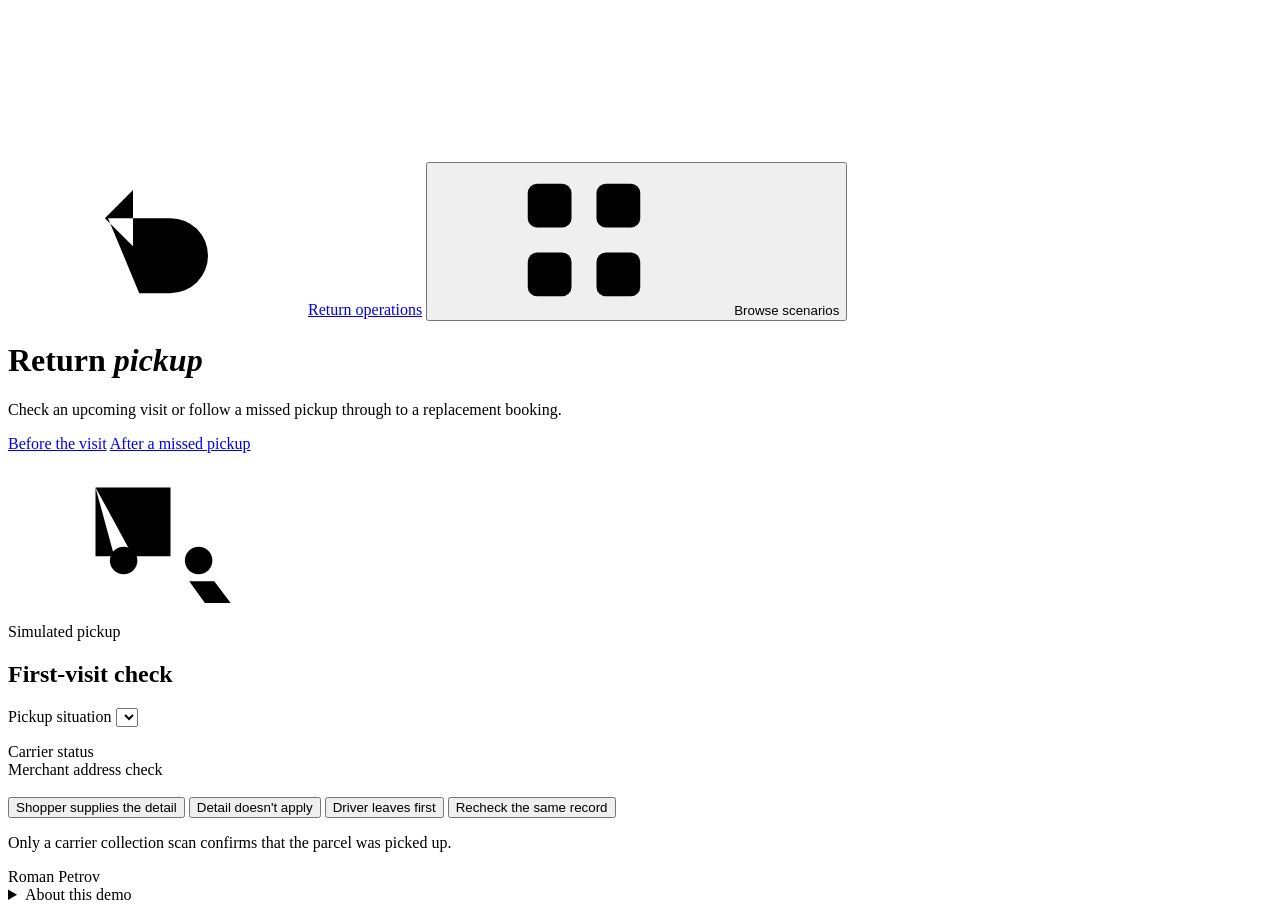
<file: review/view_template.html>
<!doctype html>
<html lang="en">
<head>
<meta charset="utf-8">
<meta name="viewport" content="width=device-width, initial-scale=1">
<meta name="color-scheme" content="light">
<meta name="referrer" content="no-referrer">
<script>if (location.protocol === 'https:') document.documentElement.classList.add('web-fonts');</script>
<title>Return pickup · Visit check and recovery</title>
<style>__REPLAY_CSS__</style>
</head>
<body>
<svg class="sprites" xmlns="http://www.w3.org/2000/svg" aria-hidden="true"><defs>
<symbol id="i-return" viewBox="0 0 24 24"><path d="M8 4 3.5 8.5 8 13M4 8.5h10a6 6 0 0 1 0 12H9"/></symbol>
<symbol id="i-box" viewBox="0 0 24 24"><path d="m3.5 7.5 8.5-5 8.5 5v9L12 21.5l-8.5-5zM3.5 7.5l8.5 5 8.5-5M12 12.5v9M8 5l8.5 5"/></symbol>
<symbol id="i-truck" viewBox="0 0 24 24"><path d="M2 5.5h12v11H8m-3 0H2v-11Zm12 4h4l3 4v3h-2m-4 0h-1"/><circle cx="6.5" cy="17.2" r="2.2"/><circle cx="18.5" cy="17.2" r="2.2"/></symbol>
<symbol id="i-mail" viewBox="0 0 24 24"><rect x="2.5" y="4.5" width="19" height="15" rx="2.8"/><path d="m4 6.5 8 6 8-6"/></symbol>
<symbol id="i-agent" viewBox="0 0 24 24"><rect x="2.5" y="8" width="6" height="7" rx="1.5"/><rect x="15.5" y="3" width="6" height="6" rx="1.5"/><rect x="15.5" y="15" width="6" height="6" rx="1.5"/><path d="M9 11.5h3M12 11.5V6h3M12 11.5V18h3"/></symbol>
<symbol id="i-user" viewBox="0 0 24 24"><circle cx="12" cy="8" r="3.7"/><path d="M4.5 20a7.5 6 0 0 1 15 0"/></symbol>
<symbol id="i-headset" viewBox="0 0 24 24"><path d="M4 13v-2a8 8 0 0 1 16 0v5a5 5 0 0 1-5 5h-2"/><rect x="2" y="11" width="4.5" height="7" rx="2"/><rect x="17.5" y="11" width="4.5" height="7" rx="2"/></symbol>
<symbol id="i-clock" viewBox="0 0 24 24"><circle cx="12" cy="12" r="9"/><path d="M12 6.5v6l4 2.5"/></symbol>
<symbol id="i-file" viewBox="0 0 24 24"><path d="M6 2.5h8l4.5 4.5v14.5H6zM14 2.5v5h4.5M9 12h6M9 16h6"/></symbol>
<symbol id="i-arrow" viewBox="0 0 24 24"><path d="M4 12h15m-6.5-6.5L19 12l-6.5 6.5"/></symbol>
<symbol id="i-back" viewBox="0 0 24 24"><path d="m14.5 5.5-6.5 6.5 6.5 6.5"/></symbol>
<symbol id="i-down" viewBox="0 0 24 24"><path d="m6 9 6 6 6-6"/></symbol>
<symbol id="i-grid" viewBox="0 0 24 24"><rect x="3" y="3" width="7" height="7" rx="1.5"/><rect x="14" y="3" width="7" height="7" rx="1.5"/><rect x="3" y="14" width="7" height="7" rx="1.5"/><rect x="14" y="14" width="7" height="7" rx="1.5"/></symbol>
<symbol id="i-search" viewBox="0 0 24 24"><circle cx="10" cy="10" r="6"/><path d="m15 15 5 5"/></symbol>
<symbol id="i-x" viewBox="0 0 24 24"><path d="m6 6 12 12M18 6 6 18"/></symbol>
<symbol id="i-play" viewBox="0 0 24 24"><path d="m8 5 11 7-11 7z"/></symbol>
<symbol id="i-pause" viewBox="0 0 24 24"><path d="M8.5 5v14M15.5 5v14"/></symbol>
<symbol id="i-check" viewBox="0 0 24 24"><path d="m4.5 12 5 5 10-10"/></symbol>
</defs></svg>
<div class="shell">
  <header class="mast">
    <a class="wordmark" href="#before-visit"><span class="brand-mark"><svg class="icon" aria-hidden="true"><use href="#i-return"/></svg></span>Return operations</a>
    <button id="browse" type="button" aria-haspopup="dialog"><svg class="icon" aria-hidden="true"><use href="#i-grid"/></svg>Browse scenarios</button>
  </header>
  <main>
    <div class="intro">
      <h1>Return <em>pickup</em></h1>
      <p>Check an upcoming visit or follow a missed pickup through to a replacement booking.</p>
    </div>
    <nav class="view-switch" aria-label="Pickup workflow">
      <a href="#before-visit" id="before-link">Before the visit</a>
      <a href="#recovery" id="recovery-link">After a missed pickup</a>
    </nav>
    <section class="window" id="before-visit" aria-labelledby="visit-title">
      <header class="window-head">
        <div class="window-identity"><span class="case-mark"><svg class="icon" aria-hidden="true"><use href="#i-truck"/></svg></span>
          <div><p class="case-type">Simulated pickup</p><h2 id="visit-title">First-visit check</h2></div>
        </div>
      </header>
      <div class="readiness-body">
        <div class="visit-input">
          <label for="visit-example">Pickup situation</label>
          <select id="visit-example"></select>
          <dl class="visit-evidence"><dt>Carrier status</dt><dd id="visit-stage"></dd><dt>Merchant address check</dt><dd id="visit-address"></dd></dl>
        </div>
        <div class="visit-result" aria-live="polite" aria-atomic="true">
          <p class="case-type" id="visit-owner"></p>
          <h3 id="visit-action"></h3>
          <p id="visit-note"></p>
        </div>
      </div>
      <div class="visit-choices" id="visit-choices">
        <button id="visit-update" type="button">Shopper supplies the detail</button>
        <button id="visit-dispute" type="button">Detail doesn't apply</button>
        <button id="visit-depart" type="button">Driver leaves first</button>
        <button id="visit-recheck" type="button">Recheck the same record</button>
        <button id="visit-reset" type="button" hidden>Reset example</button>
        <a href="#recovery" id="visit-recovery" hidden>Open recovery replay →</a>
      </div>
      <p class="visit-limit">Only a carrier collection scan confirms that the parcel was picked up.</p>
    </section>
    <div id="recovery" hidden>
    <section class="window" id="conversation" aria-labelledby="case-title">
      <header class="window-head">
        <div class="window-identity">
          <span class="case-mark"><svg class="icon" aria-hidden="true"><use href="#i-box"/></svg></span>
          <div><p class="case-type">Simulated return</p><h2 id="case-title">Return pickup conversation</h2></div>
        </div>
        <span id="case-status" class="case-status">Open</span>
      </header>
      <div class="transcript" id="transcript" tabindex="0" role="region" aria-label="Conversation and case activity">
        <ol id="feed"></ol>
      </div>
      <nav class="controls" aria-label="Story playback">
        <div class="progress-group">
          <span id="progress-label"></span>
          <progress id="progress" aria-label="Story progress"></progress>
        </div>
        <div class="buttons">
          <button id="back" type="button" class="back" aria-label="Previous event"><svg class="icon" aria-hidden="true"><use href="#i-back"/></svg></button>
          <button id="play" type="button" class="play" aria-pressed="false"></button>
          <button id="next" type="button" class="next"></button>
        </div>
      </nav>
      <p id="announce" class="sr-only" aria-live="polite" aria-atomic="true"></p>
    </section>
    <details class="records" id="details">
      <summary><span><svg class="icon" aria-hidden="true"><use href="#i-file"/></svg>Case records</span><svg class="icon" aria-hidden="true"><use href="#i-down"/></svg></summary>
      <div id="records"></div>
    </details>
    </div>
  </main>
  <footer><span>Roman Petrov</span><details id="about"><summary>About this demo</summary><p>Messages, bookings and times come from a simulated return. A confirmed appointment resolves scheduling. Physical collection needs a separate carrier scan.</p><p>Booking checks run in code. The Python simulator also supports an optional local language model for ambiguous replies.</p></details></footer>
</div>
<dialog id="library" aria-labelledby="library-title">
  <div class="dialog-head"><div><h2 id="library-title">Browse scenarios</h2><p id="library-count"></p></div><button id="close-library" class="icon-button" type="button" aria-label="Close scenarios"><svg class="icon" aria-hidden="true"><use href="#i-x"/></svg></button></div>
  <label class="search"><svg class="icon" aria-hidden="true"><use href="#i-search"/></svg><input id="search" type="search" aria-label="Find a scenario" placeholder="Search by scenario or case ID"></label>
  <div id="library-list"></div>
</dialog>
<noscript>This interactive replay needs JavaScript. The Python simulator in the source package runs the same cases.</noscript>
<script id="report" type="application/json">__PICKUP_REPORT_JSON__</script>
<script>__REPLAY_JS__</script>
</body></html>
</file>
